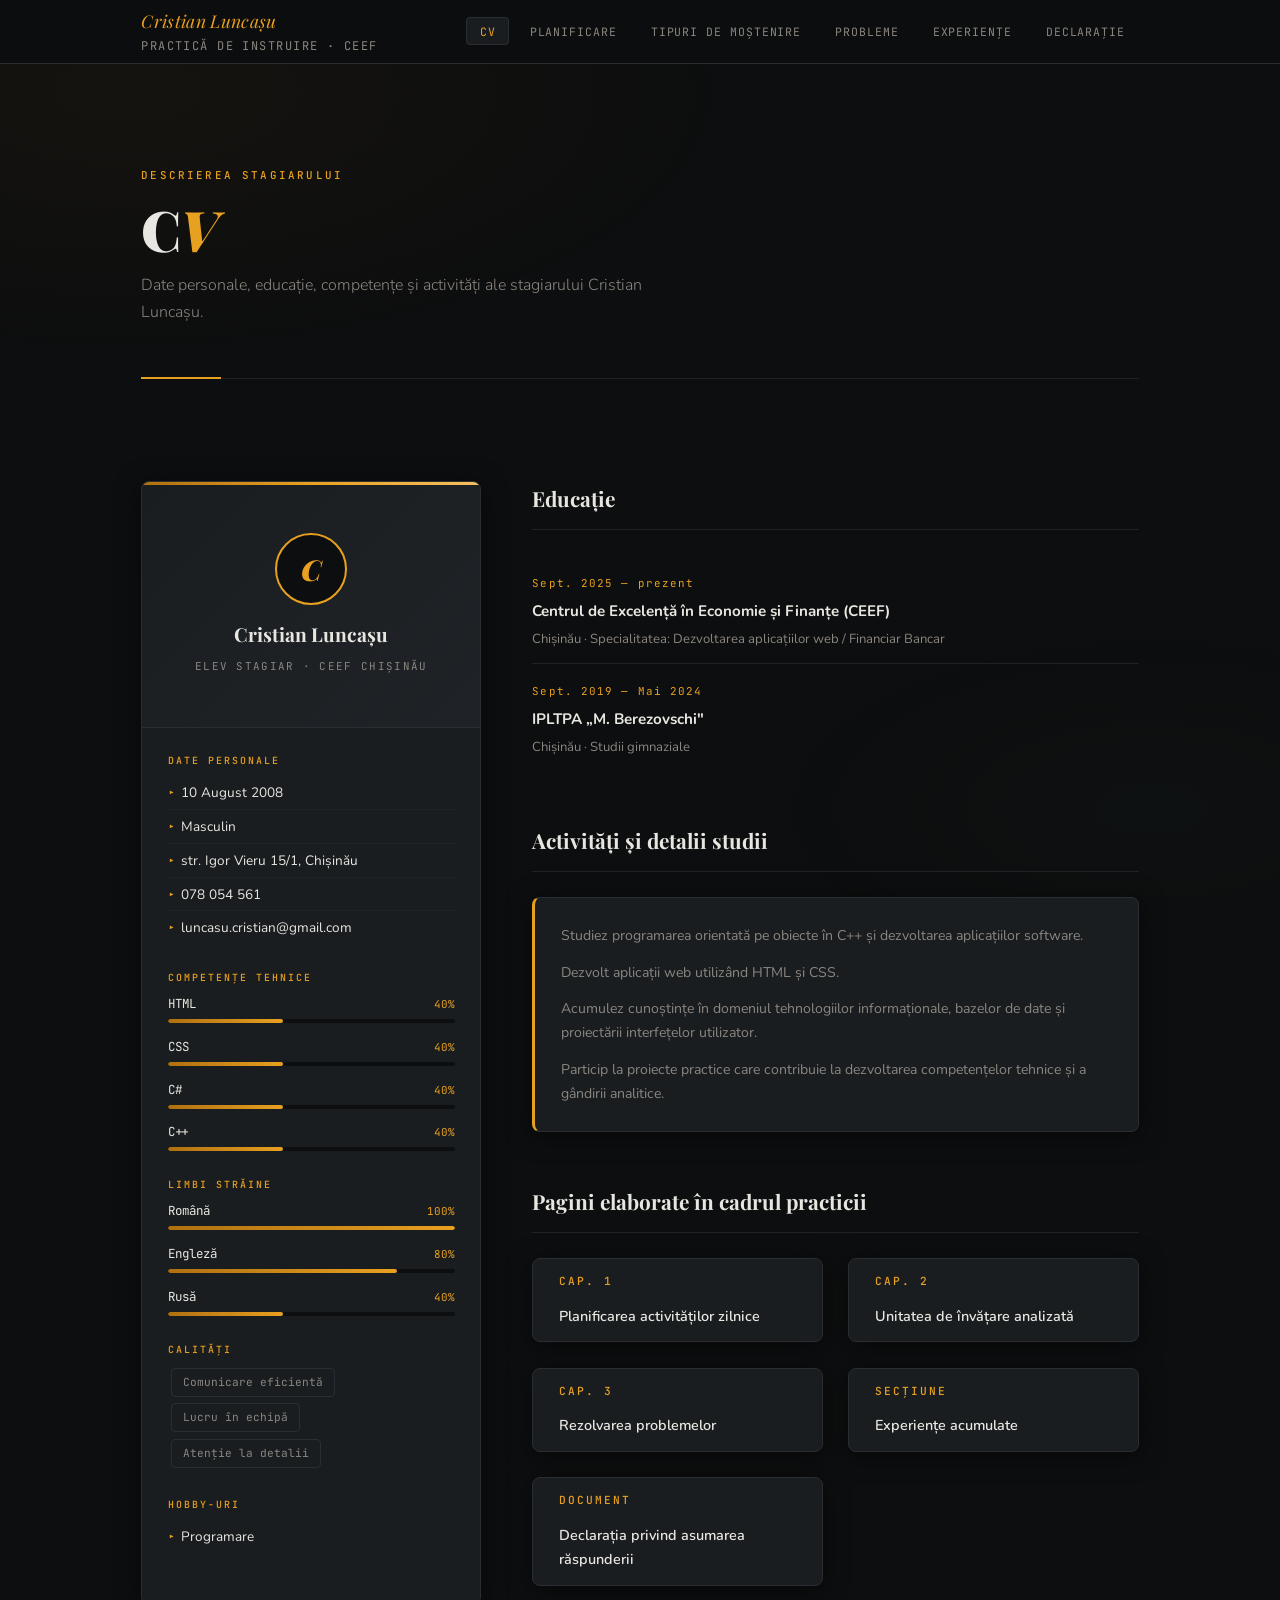
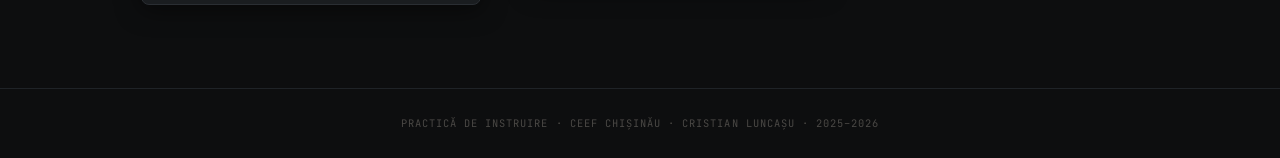
<file: index.html>
<!DOCTYPE html>
<html lang="ro">
<head>
    <meta charset="UTF-8">
    <meta name="viewport" content="width=device-width, initial-scale=1.0">
    <title>CV — Cristian Luncașu | Practică de Instruire</title>
    <link rel="stylesheet" href="style.css">
</head>
<body>

    <nav class="bara-nav">
        <div class="bara-nav-interior">
            <a href="index.html" class="logo-nav">
                Cristian Luncașu
                <span>Practică de Instruire · CEEF</span>
            </a>
            <ul class="meniu-nav">
                <li><a href="index.html" class="activ">CV</a></li>
                <li><a href="planificare_ex.html">Planificare</a></li>
                <li><a href="tipuridemostenire.html">Tipuri de moștenire</a></li>
                <li><a href="probleme_practica.html">Probleme</a></li>
                <li><a href="experiente_acumulate.html">Experiențe</a></li>
                <li><a href="declaratie.html">Declarație</a></li>
            </ul>
        </div>
    </nav>

    <main class="container-principal">

        <header class="antet-pagina">
            <span class="eticheta-capitol">Descrierea Stagiarului</span>
            <h1 class="titlu-pagina">C<em>V</em></h1>
            <p class="subtitlu-pagina">Date personale, educație, competențe și activități ale stagiarului Cristian Luncașu.</p>
        </header>

        <div class="grila-asimetrica">

            <aside class="panou-profil">
                <div class="antet-profil">
                    <div class="avatar-initiala">C</div>
                    <p class="nume-profil">Cristian Luncașu</p>
                    <p class="rol-profil">Elev stagiar · CEEF Chișinău</p>
                </div>

                <div class="corp-profil">

                    <div class="grupa-profil">
                        <span class="eticheta-profil">Date personale</span>
                        <div class="linie-profil">
                            <span class="simbol-linie">▸</span>
                            <span>10 August 2008</span>
                        </div>
                        <div class="linie-profil">
                            <span class="simbol-linie">▸</span>
                            <span>Masculin</span>
                        </div>
                        <div class="linie-profil">
                            <span class="simbol-linie">▸</span>
                            <span>str. Igor Vieru 15/1, Chișinău</span>
                        </div>
                        <div class="linie-profil">
                            <span class="simbol-linie">▸</span>
                            <span>078 054 561</span>
                        </div>
                        <div class="linie-profil">
                            <span class="simbol-linie">▸</span>
                            <span>luncasu.cristian@gmail.com</span>
                        </div>
                    </div>

                    <div class="grupa-profil">
                        <span class="eticheta-profil">Competențe tehnice</span>
                        <div class="bara-competenta">
                            <div class="bara-competenta-antet">
                                <span class="bara-competenta-nume">HTML</span>
                                <span class="bara-competenta-procent">40%</span>
                            </div>
                            <div class="bara-competenta-fundal">
                                <div class="bara-competenta-umplere" style="width: 40%"></div>
                            </div>
                        </div>
                        <div class="bara-competenta">
                            <div class="bara-competenta-antet">
                                <span class="bara-competenta-nume">CSS</span>
                                <span class="bara-competenta-procent">40%</span>
                            </div>
                            <div class="bara-competenta-fundal">
                                <div class="bara-competenta-umplere" style="width: 40%"></div>
                            </div>
                        </div>
                        <div class="bara-competenta">
                            <div class="bara-competenta-antet">
                                <span class="bara-competenta-nume">C#</span>
                                <span class="bara-competenta-procent">40%</span>
                            </div>
                            <div class="bara-competenta-fundal">
                                <div class="bara-competenta-umplere" style="width: 40%"></div>
                            </div>
                        </div>
                        <div class="bara-competenta">
                            <div class="bara-competenta-antet">
                                <span class="bara-competenta-nume">C++</span>
                                <span class="bara-competenta-procent">40%</span>
                            </div>
                            <div class="bara-competenta-fundal">
                                <div class="bara-competenta-umplere" style="width: 40%"></div>
                            </div>
                        </div>
                    </div>

                    <div class="grupa-profil">
                        <span class="eticheta-profil">Limbi străine</span>
                        <div class="bara-competenta">
                            <div class="bara-competenta-antet">
                                <span class="bara-competenta-nume">Română</span>
                                <span class="bara-competenta-procent">100%</span>
                            </div>
                            <div class="bara-competenta-fundal">
                                <div class="bara-competenta-umplere" style="width: 100%"></div>
                            </div>
                        </div>
                        <div class="bara-competenta">
                            <div class="bara-competenta-antet">
                                <span class="bara-competenta-nume">Engleză</span>
                                <span class="bara-competenta-procent">80%</span>
                            </div>
                            <div class="bara-competenta-fundal">
                                <div class="bara-competenta-umplere" style="width: 80%"></div>
                            </div>
                        </div>
                        <div class="bara-competenta">
                            <div class="bara-competenta-antet">
                                <span class="bara-competenta-nume">Rusă</span>
                                <span class="bara-competenta-procent">40%</span>
                            </div>
                            <div class="bara-competenta-fundal">
                                <div class="bara-competenta-umplere" style="width: 40%"></div>
                            </div>
                        </div>
                    </div>

                    <div class="grupa-profil">
                        <span class="eticheta-profil">Calități</span>
                        <div>
                            <span class="eticheta-calitate">Comunicare eficientă</span>
                            <span class="eticheta-calitate">Lucru în echipă</span>
                            <span class="eticheta-calitate">Atenție la detalii</span>
                        </div>
                    </div>

                    <div class="grupa-profil">
                        <span class="eticheta-profil">Hobby-uri</span>
                        <div class="linie-profil">
                            <span class="simbol-linie">▸</span>
                            <span>Programare</span>
                        </div>
                    </div>

                </div>
            </aside>

            <div>

                <section class="sectiune-cv">
                    <h2 class="titlu-sectiune">Educație</h2>

                    <div class="intrare-educatie">
                        <span class="intrare-educatie-perioada">Sept. 2025 — prezent</span>
                        <p class="intrare-educatie-titlu">Centrul de Excelență în Economie și Finanțe (CEEF)</p>
                        <p class="intrare-educatie-detaliu">Chișinău · Specialitatea: Dezvoltarea aplicațiilor web / Financiar Bancar</p>
                    </div>

                    <div class="intrare-educatie">
                        <span class="intrare-educatie-perioada">Sept. 2019 — Mai 2024</span>
                        <p class="intrare-educatie-titlu">IPLTPA „M. Berezovschi"</p>
                        <p class="intrare-educatie-detaliu">Chișinău · Studii gimnaziale</p>
                    </div>
                </section>

                <section class="sectiune-cv">
                    <h2 class="titlu-sectiune">Activități și detalii studii</h2>
                    <div class="card card-accent">
                        <p class="text-secundar spatiu-jos-sm">Studiez programarea orientată pe obiecte în C++ și dezvoltarea aplicațiilor software.</p>
                        <p class="text-secundar spatiu-jos-sm">Dezvolt aplicații web utilizând HTML și CSS.</p>
                        <p class="text-secundar spatiu-jos-sm">Acumulez cunoștințe în domeniul tehnologiilor informaționale, bazelor de date și proiectării interfețelor utilizator.</p>
                        <p class="text-secundar">Particip la proiecte practice care contribuie la dezvoltarea competențelor tehnice și a gândirii analitice.</p>
                    </div>
                </section>

                <section class="sectiune-cv">
                    <h2 class="titlu-sectiune">Pagini elaborate în cadrul practicii</h2>
                    <div class="grila-doi">
                        <a href="planificare.html" class="card card-subtire" style="text-decoration:none; display:block; transition: border-color var(--tranzitie);">
                            <span class="titlu-sectiune-mic">Cap. 1</span>
                            <p style="font-size:0.9rem; color:var(--culoare-text-principal); font-weight:600;">Planificarea activităților zilnice</p>
                        </a>
                        <a href="unitate.html" class="card card-subtire" style="text-decoration:none; display:block;">
                            <span class="titlu-sectiune-mic">Cap. 2</span>
                            <p style="font-size:0.9rem; color:var(--culoare-text-principal); font-weight:600;">Unitatea de învățare analizată</p>
                        </a>
                        <a href="probleme.html" class="card card-subtire" style="text-decoration:none; display:block;">
                            <span class="titlu-sectiune-mic">Cap. 3</span>
                            <p style="font-size:0.9rem; color:var(--culoare-text-principal); font-weight:600;">Rezolvarea problemelor</p>
                        </a>
                        <a href="experiente.html" class="card card-subtire" style="text-decoration:none; display:block;">
                            <span class="titlu-sectiune-mic">Secțiune</span>
                            <p style="font-size:0.9rem; color:var(--culoare-text-principal); font-weight:600;">Experiențe acumulate</p>
                        </a>
                        <a href="declaratie.html" class="card card-subtire" style="text-decoration:none; display:block;">
                            <span class="titlu-sectiune-mic">Document</span>
                            <p style="font-size:0.9rem; color:var(--culoare-text-principal); font-weight:600;">Declarația privind asumarea răspunderii</p>
                        </a>
                    </div>
                </section>

            </div>
        </div>

    </main>

    <footer class="subsol">
        Practică de Instruire · CEEF Chișinău · Cristian Luncașu · 2025–2026
    </footer>

</body>
</html>
</file>
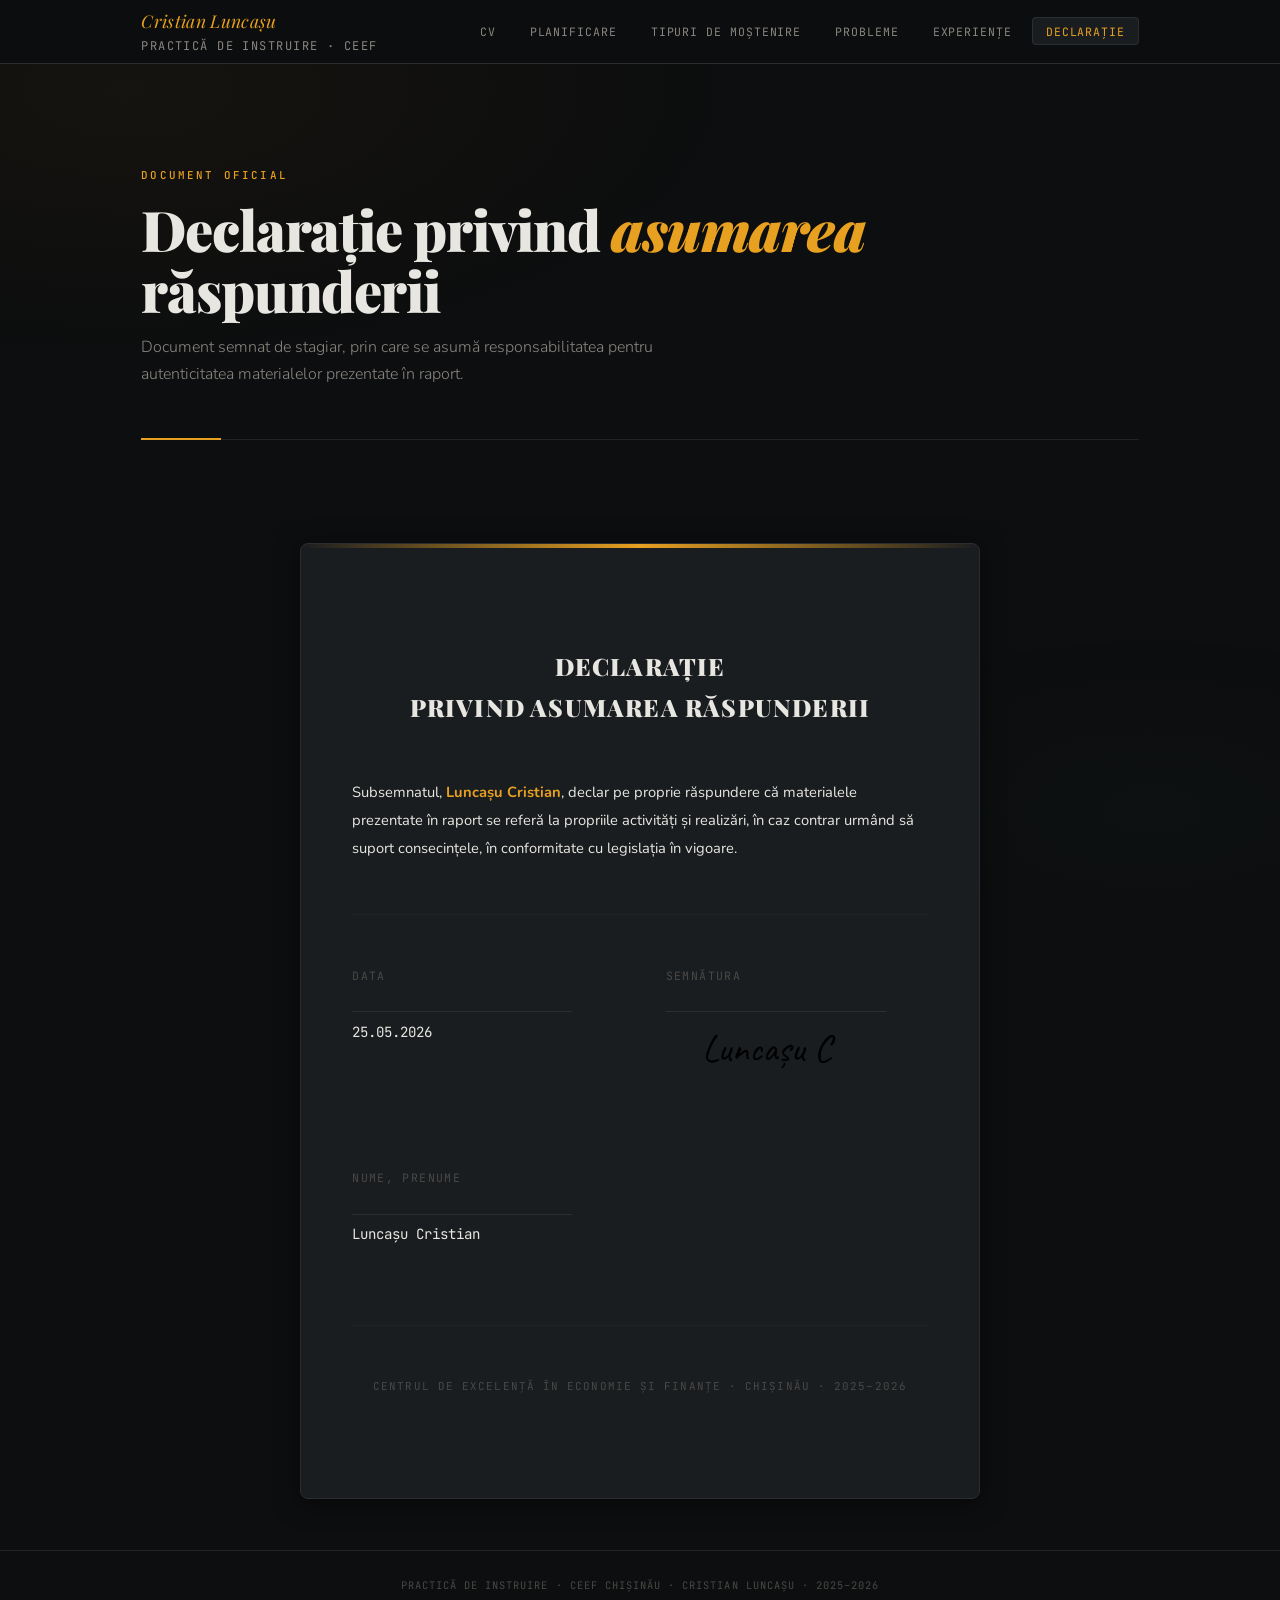
<file: declaratie.html>
<!DOCTYPE html>
<html lang="ro">
<head>
    <meta charset="UTF-8">
    <meta name="viewport" content="width=device-width, initial-scale=1.0">
    <title>Declarația privind Asumarea Răspunderii | Practică de Instruire</title>
    <link rel="stylesheet" href="style.css">
</head>
<body>

    <nav class="bara-nav">
        <div class="bara-nav-interior">
            <a href="index.html" class="logo-nav">
                Cristian Luncașu
                <span>Practică de Instruire · CEEF</span>
            </a>
            <ul class="meniu-nav">
                <li><a href="index.html">CV</a></li>
                <li><a href="planificare_ex.html">Planificare</a></li>
                <li><a href="tipuridemostenire.html">Tipuri de moștenire</a></li>
                <li><a href="probleme_practica.html">Probleme</a></li>
                <li><a href="experiente_acumulate.html">Experiențe</a></li>
                <li><a href="declaratie.html" class="activ">Declarație</a></li>
            </ul>
        </div>
    </nav>

    <main class="container-principal">

        <header class="antet-pagina">
            <span class="eticheta-capitol">Document oficial</span>
            <h1 class="titlu-pagina">Declarație privind <em>asumarea</em> răspunderii</h1>
            <p class="subtitlu-pagina">Document semnat de stagiar, prin care se asumă responsabilitatea pentru autenticitatea materialelor prezentate în raport.</p>
        </header>

        <div class="caseta-declaratie">
            <div class="document-formal">

                <h2 class="titlu-document">DECLARAȚIE<br>PRIVIND ASUMAREA RĂSPUNDERII</h2>

                <p class="corp-document">
                    Subsemnatul, <strong style="color:var(--culoare-accent);">Luncașu Cristian</strong>, declar pe proprie răspundere că materialele prezentate în raport se referă la propriile activități și realizări, în caz contrar urmând să suport consecințele, în conformitate cu legislația în vigoare.
                </p>

                <hr class="separator">

                <div style="display: grid; grid-template-columns: 1fr 1fr; gap: var(--spatiu-lg);">

                    <div class="grup-semnatura">
                        <span class="eticheta-semnatura">Data</span>
                        <div class="linie-semnatura"></div>
                        <span class="valoare-semnatura">25.05.2026</span>
                    </div>

                    <div class="grup-semnatura">
                        <span class="eticheta-semnatura">Semnătura</span>
                        <div class="linie-semnatura"></div>
                        <span class="valoare-semnatura"><img src="signature.png" alt="Semnătură" class="semnatura"></span>
                    </div>

                    <div class="grup-semnatura">
                        <span class="eticheta-semnatura">Nume, Prenume</span>
                        <div class="linie-semnatura"></div>
                        <span class="valoare-semnatura">Luncașu Cristian</span>
                    </div>

                </div>

                <hr class="separator">

                <p style="font-family: var(--font-cod); font-size: 0.68rem; color: var(--culoare-text-muted); text-align: center; letter-spacing: 0.1em;">
                    CENTRUL DE EXCELENȚĂ ÎN ECONOMIE ȘI FINANȚE · CHIȘINĂU · 2025–2026
                </p>

            </div>
        </div>

    </main>

    <footer class="subsol">
        Practică de Instruire · CEEF Chișinău · Cristian Luncașu · 2025–2026
    </footer>

</body>
</html>
</file>
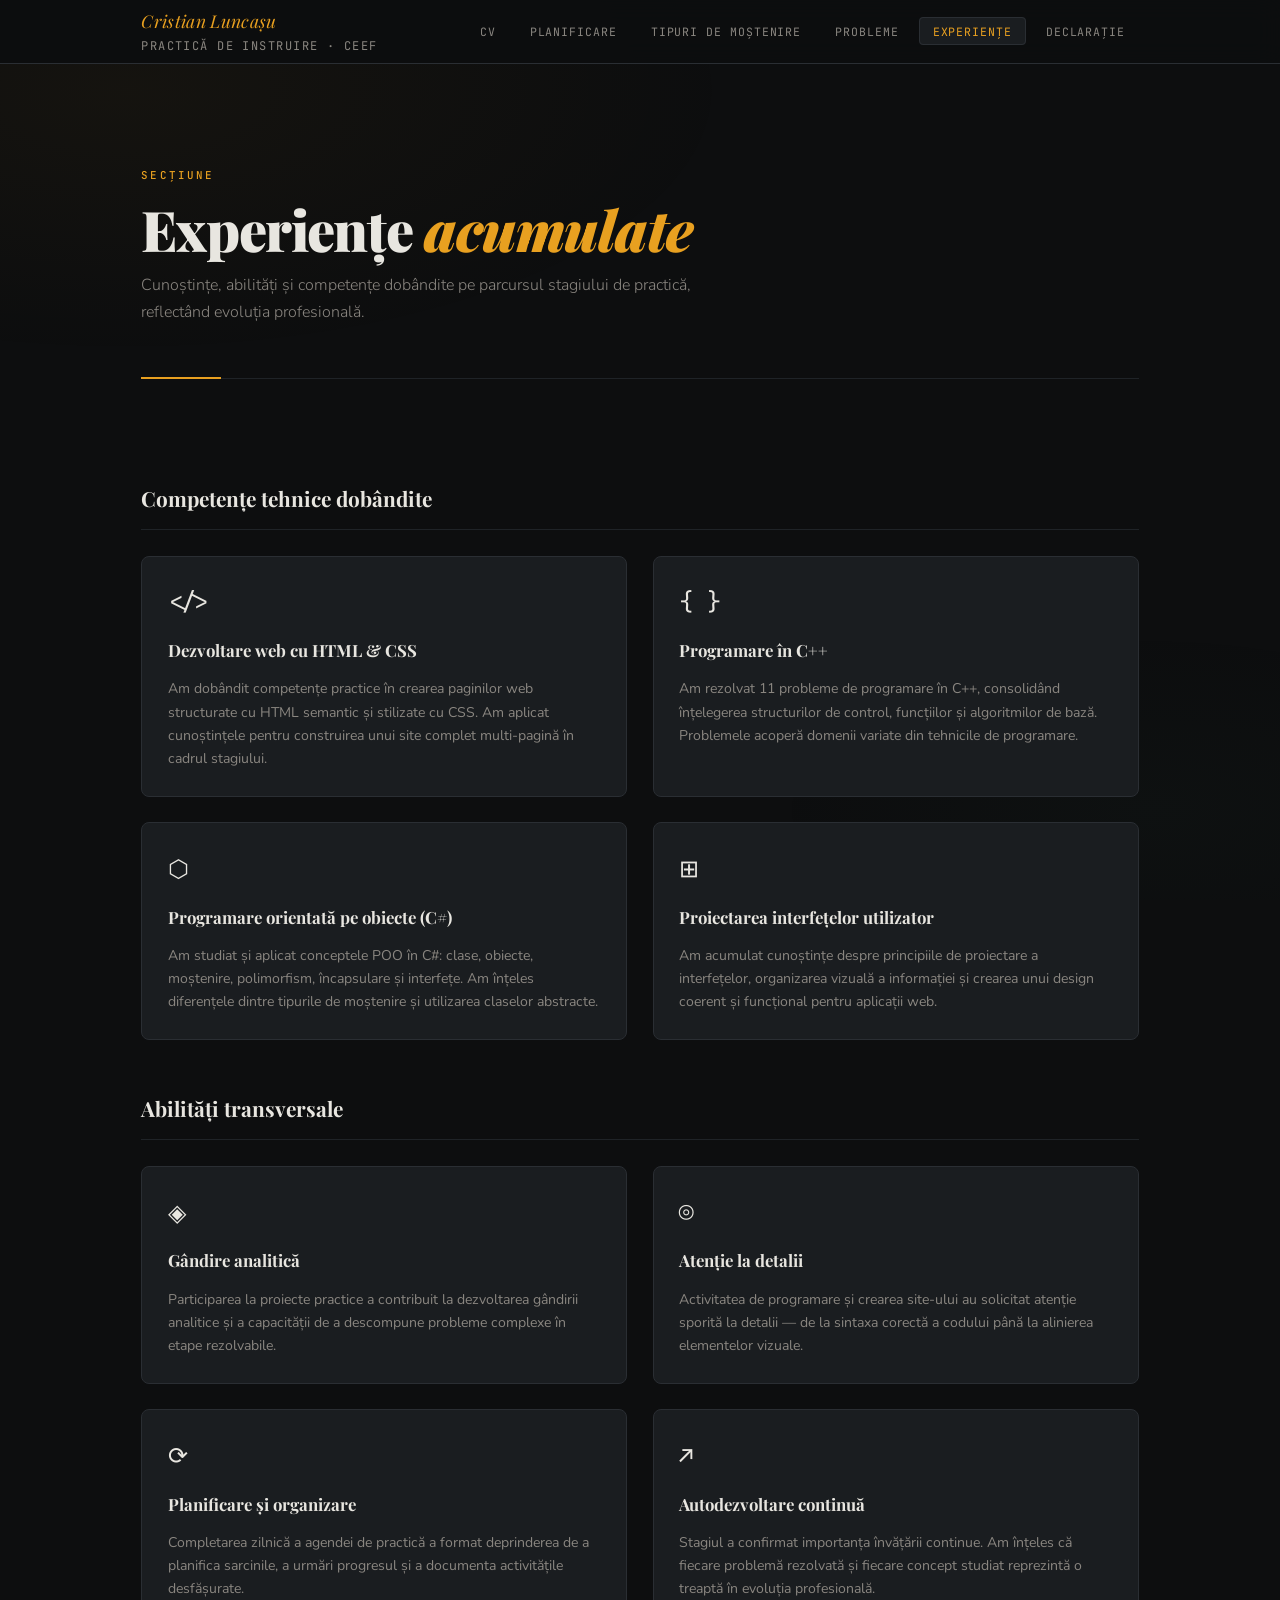
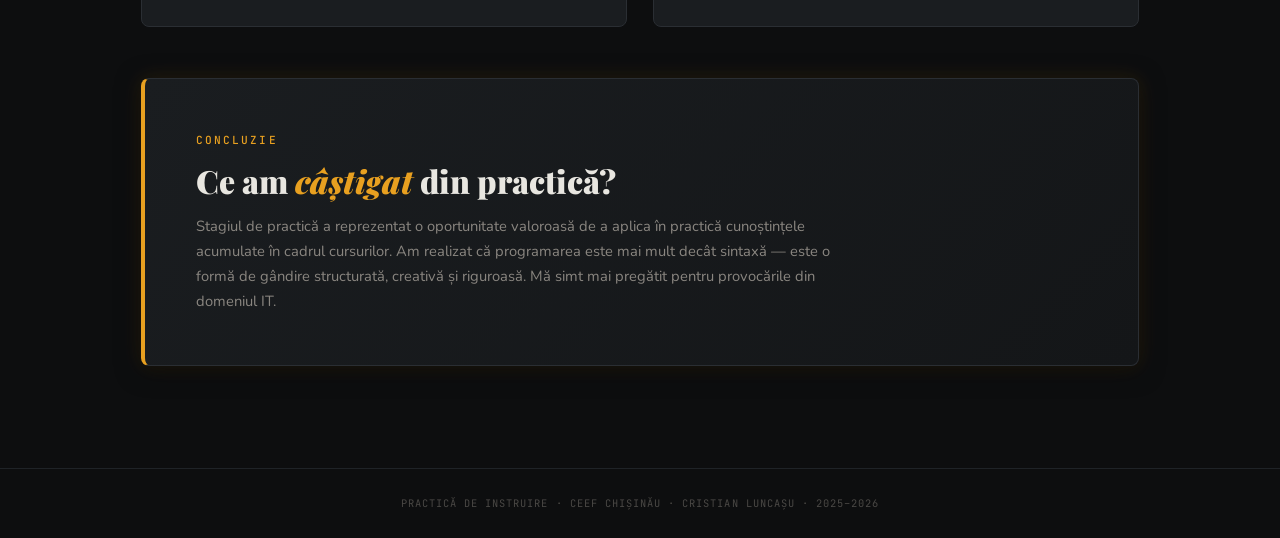
<file: experiente_acumulate.html>
<!DOCTYPE html>
<html lang="ro">
<head>
    <meta charset="UTF-8">
    <meta name="viewport" content="width=device-width, initial-scale=1.0">
    <title>Experiențe Acumulate | Practică de Instruire</title>
    <link rel="stylesheet" href="style.css">
</head>
<body>

    <nav class="bara-nav">
        <div class="bara-nav-interior">
            <a href="index.html" class="logo-nav">
                Cristian Luncașu
                <span>Practică de Instruire · CEEF</span>
            </a>
            <ul class="meniu-nav">
                <li><a href="index.html">CV</a></li>
                <li><a href="planificare_ex.html">Planificare</a></li>
                <li><a href="tipuridemostenire.html">Tipuri de moștenire</a></li>
                <li><a href="probleme_practica.html">Probleme</a></li>
                <li><a href="experiente_acumulate.html" class="activ">Experiențe</a></li>
                <li><a href="declaratie.html">Declarație</a></li>
            </ul>
        </div>
    </nav>

    <main class="container-principal">

        <header class="antet-pagina">
            <span class="eticheta-capitol">Secțiune</span>
            <h1 class="titlu-pagina">Experiențe <em>acumulate</em></h1>
            <p class="subtitlu-pagina">Cunoștințe, abilități și competențe dobândite pe parcursul stagiului de practică, reflectând evoluția profesională.</p>
        </header>

        <section class="sectiune-cv spatiu-jos-lg">
            <h2 class="titlu-sectiune">Competențe tehnice dobândite</h2>
            <div class="grila-experiente">

                <div class="card-experienta">
                    <span class="icona-experienta">&lt;/&gt;</span>
                    <h3 class="titlu-experienta">Dezvoltare web cu HTML &amp; CSS</h3>
                    <p class="text-experienta">Am dobândit competențe practice în crearea paginilor web structurate cu HTML semantic și stilizate cu CSS. Am aplicat cunoștințele pentru construirea unui site complet multi-pagină în cadrul stagiului.</p>
                </div>

                <div class="card-experienta">
                    <span class="icona-experienta">{ }</span>
                    <h3 class="titlu-experienta">Programare în C++</h3>
                    <p class="text-experienta">Am rezolvat 11 probleme de programare în C++, consolidând înțelegerea structurilor de control, funcțiilor și algoritmilor de bază. Problemele acoperă domenii variate din tehnicile de programare.</p>
                </div>

                <div class="card-experienta">
                    <span class="icona-experienta">⬡</span>
                    <h3 class="titlu-experienta">Programare orientată pe obiecte (C#)</h3>
                    <p class="text-experienta">Am studiat și aplicat conceptele POO în C#: clase, obiecte, moștenire, polimorfism, încapsulare și interfețe. Am înțeles diferențele dintre tipurile de moștenire și utilizarea claselor abstracte.</p>
                </div>

                <div class="card-experienta">
                    <span class="icona-experienta">⊞</span>
                    <h3 class="titlu-experienta">Proiectarea interfețelor utilizator</h3>
                    <p class="text-experienta">Am acumulat cunoștințe despre principiile de proiectare a interfețelor, organizarea vizuală a informației și crearea unui design coerent și funcțional pentru aplicații web.</p>
                </div>

            </div>
        </section>

        <section class="sectiune-cv spatiu-jos-lg">
            <h2 class="titlu-sectiune">Abilități transversale</h2>
            <div class="grila-experiente">

                <div class="card-experienta">
                    <span class="icona-experienta">◈</span>
                    <h3 class="titlu-experienta">Gândire analitică</h3>
                    <p class="text-experienta">Participarea la proiecte practice a contribuit la dezvoltarea gândirii analitice și a capacității de a descompune probleme complexe în etape rezolvabile.</p>
                </div>

                <div class="card-experienta">
                    <span class="icona-experienta">◎</span>
                    <h3 class="titlu-experienta">Atenție la detalii</h3>
                    <p class="text-experienta">Activitatea de programare și crearea site-ului au solicitat atenție sporită la detalii — de la sintaxa corectă a codului până la alinierea elementelor vizuale.</p>
                </div>

                <div class="card-experienta">
                    <span class="icona-experienta">⟳</span>
                    <h3 class="titlu-experienta">Planificare și organizare</h3>
                    <p class="text-experienta">Completarea zilnică a agendei de practică a format deprinderea de a planifica sarcinile, a urmări progresul și a documenta activitățile desfășurate.</p>
                </div>

                <div class="card-experienta">
                    <span class="icona-experienta">↗</span>
                    <h3 class="titlu-experienta">Autodezvoltare continuă</h3>
                    <p class="text-experienta">Stagiul a confirmat importanța învățării continue. Am înțeles că fiecare problemă rezolvată și fiecare concept studiat reprezintă o treaptă în evoluția profesională.</p>
                </div>

            </div>
        </section>

        <!-- Rezumat -->
        <div class="caseta-tema">
            <span class="titlu-sectiune-mic">Concluzie</span>
            <h2 class="titlu-tema">Ce am <em>câștigat</em> din practică?</h2>
            <p class="descriere-tema">Stagiul de practică a reprezentat o oportunitate valoroasă de a aplica în practică cunoștințele acumulate în cadrul cursurilor. Am realizat că programarea este mai mult decât sintaxă — este o formă de gândire structurată, creativă și riguroasă. Mă simt mai pregătit pentru provocările din domeniul IT.</p>
        </div>

    </main>

    <footer class="subsol">
        Practică de Instruire · CEEF Chișinău · Cristian Luncașu · 2025–2026
    </footer>

</body>
</html>
</file>
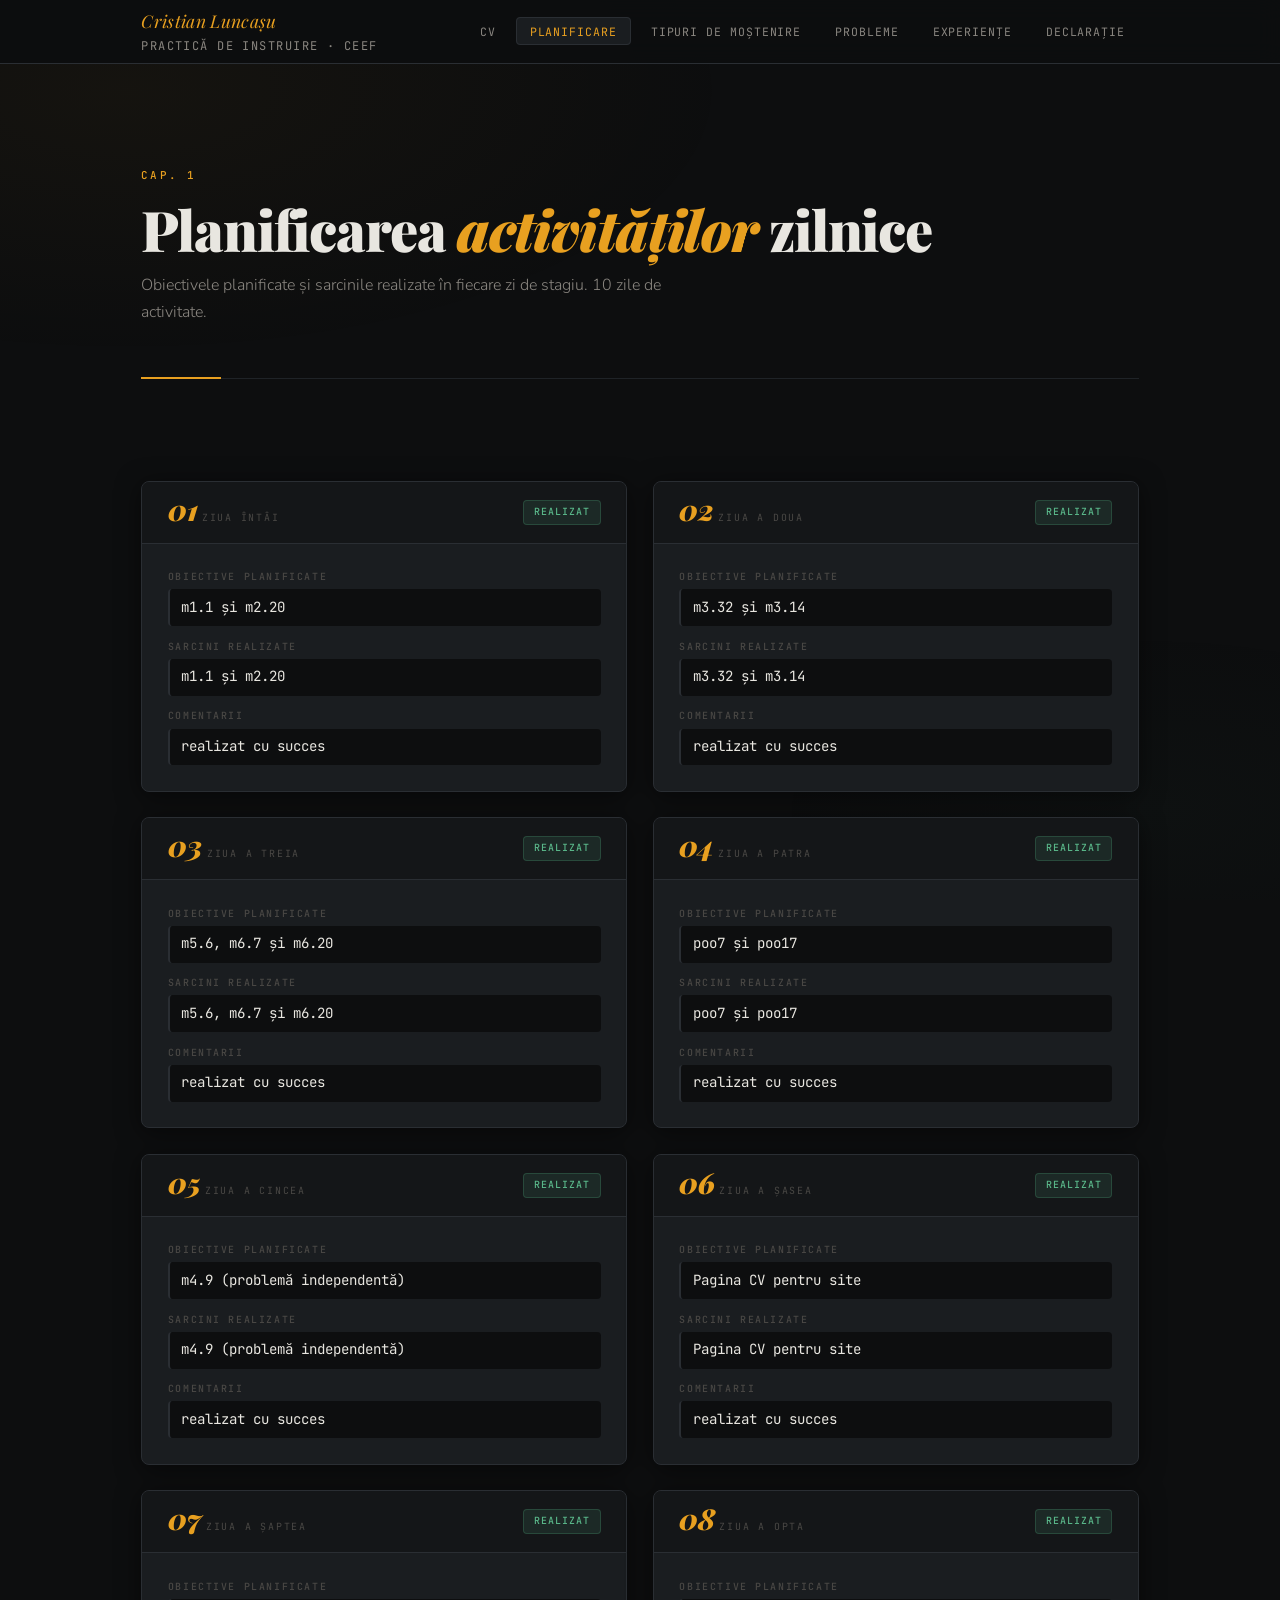
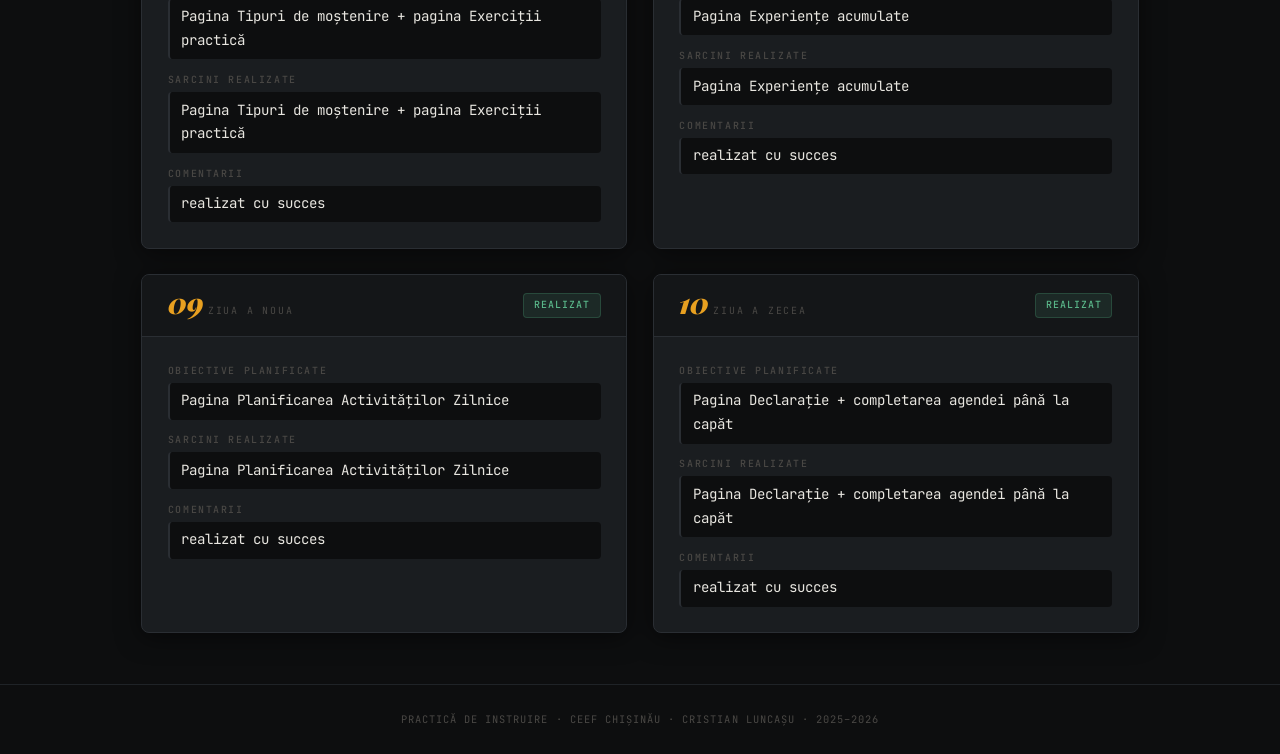
<file: planificare_ex.html>
<!DOCTYPE html>
<html lang="ro">
<head>
    <meta charset="UTF-8">
    <meta name="viewport" content="width=device-width, initial-scale=1.0">
    <title>Planificarea Activităților Zilnice | Practică de Instruire</title>
    <link rel="stylesheet" href="style.css">
</head>
<body>

    <nav class="bara-nav">
        <div class="bara-nav-interior">
            <a href="index.html" class="logo-nav">
                Cristian Luncașu
                <span>Practică de Instruire · CEEF</span>
            </a>
            <ul class="meniu-nav">
                <li><a href="index.html">CV</a></li>
                <li><a href="planificare_ex.html" class="activ">Planificare</a></li>
                <li><a href="tipuridemostenire.html">Tipuri de moștenire</a></li>
                <li><a href="probleme_practica.html">Probleme</a></li>
                <li><a href="experiente_acumulate.html">Experiențe</a></li>
                <li><a href="declaratie.html">Declarație</a></li>
            </ul>
        </div>
    </nav>

    <main class="container-principal">

        <header class="antet-pagina">
            <span class="eticheta-capitol">Cap. 1</span>
            <h1 class="titlu-pagina">Planificarea <em>activităților</em> zilnice</h1>
            <p class="subtitlu-pagina">Obiectivele planificate și sarcinile realizate în fiecare zi de stagiu. 10 zile de activitate.</p>
        </header>

        <div class="grila-zile">

            <div class="card-zi">
                <div class="card-zi-antet">
                    <div>
                        <span class="numar-zi">01</span>
                        <span class="eticheta-zi">Ziua întâi</span>
                    </div>
                    <span class="insigna-status">Realizat</span>
                </div>
                <div class="card-zi-corp">
                    <div class="rand-zi">
                        <span class="eticheta-rand">Obiective planificate</span>
                        <p class="continut-rand">m1.1 și m2.20</p>
                    </div>
                    <div class="rand-zi">
                        <span class="eticheta-rand">Sarcini realizate</span>
                        <p class="continut-rand">m1.1 și m2.20</p>
                    </div>
                    <div class="rand-zi">
                        <span class="eticheta-rand">Comentarii</span>
                        <p class="continut-rand">realizat cu succes</p>
                    </div>
                </div>
            </div>

            <div class="card-zi">
                <div class="card-zi-antet">
                    <div>
                        <span class="numar-zi">02</span>
                        <span class="eticheta-zi">Ziua a doua</span>
                    </div>
                    <span class="insigna-status">Realizat</span>
                </div>
                <div class="card-zi-corp">
                    <div class="rand-zi">
                        <span class="eticheta-rand">Obiective planificate</span>
                        <p class="continut-rand">m3.32 și m3.14</p>
                    </div>
                    <div class="rand-zi">
                        <span class="eticheta-rand">Sarcini realizate</span>
                        <p class="continut-rand">m3.32 și m3.14</p>
                    </div>
                    <div class="rand-zi">
                        <span class="eticheta-rand">Comentarii</span>
                        <p class="continut-rand">realizat cu succes</p>
                    </div>
                </div>
            </div>

            <div class="card-zi">
                <div class="card-zi-antet">
                    <div>
                        <span class="numar-zi">03</span>
                        <span class="eticheta-zi">Ziua a treia</span>
                    </div>
                    <span class="insigna-status">Realizat</span>
                </div>
                <div class="card-zi-corp">
                    <div class="rand-zi">
                        <span class="eticheta-rand">Obiective planificate</span>
                        <p class="continut-rand">m5.6, m6.7 și m6.20</p>
                    </div>
                    <div class="rand-zi">
                        <span class="eticheta-rand">Sarcini realizate</span>
                        <p class="continut-rand">m5.6, m6.7 și m6.20</p>
                    </div>
                    <div class="rand-zi">
                        <span class="eticheta-rand">Comentarii</span>
                        <p class="continut-rand">realizat cu succes</p>
                    </div>
                </div>
            </div>

            <div class="card-zi">
                <div class="card-zi-antet">
                    <div>
                        <span class="numar-zi">04</span>
                        <span class="eticheta-zi">Ziua a patra</span>
                    </div>
                    <span class="insigna-status">Realizat</span>
                </div>
                <div class="card-zi-corp">
                    <div class="rand-zi">
                        <span class="eticheta-rand">Obiective planificate</span>
                        <p class="continut-rand">poo7 și poo17</p>
                    </div>
                    <div class="rand-zi">
                        <span class="eticheta-rand">Sarcini realizate</span>
                        <p class="continut-rand">poo7 și poo17</p>
                    </div>
                    <div class="rand-zi">
                        <span class="eticheta-rand">Comentarii</span>
                        <p class="continut-rand">realizat cu succes</p>
                    </div>
                </div>
            </div>

            <div class="card-zi">
                <div class="card-zi-antet">
                    <div>
                        <span class="numar-zi">05</span>
                        <span class="eticheta-zi">Ziua a cincea</span>
                    </div>
                    <span class="insigna-status">Realizat</span>
                </div>
                <div class="card-zi-corp">
                    <div class="rand-zi">
                        <span class="eticheta-rand">Obiective planificate</span>
                        <p class="continut-rand">m4.9 (problemă independentă)</p>
                    </div>
                    <div class="rand-zi">
                        <span class="eticheta-rand">Sarcini realizate</span>
                        <p class="continut-rand">m4.9 (problemă independentă)</p>
                    </div>
                    <div class="rand-zi">
                        <span class="eticheta-rand">Comentarii</span>
                        <p class="continut-rand">realizat cu succes</p>
                    </div>
                </div>
            </div>

            <div class="card-zi">
                <div class="card-zi-antet">
                    <div>
                        <span class="numar-zi">06</span>
                        <span class="eticheta-zi">Ziua a șasea</span>
                    </div>
                    <span class="insigna-status">Realizat</span>
                </div>
                <div class="card-zi-corp">
                    <div class="rand-zi">
                        <span class="eticheta-rand">Obiective planificate</span>
                        <p class="continut-rand">Pagina CV pentru site</p>
                    </div>
                    <div class="rand-zi">
                        <span class="eticheta-rand">Sarcini realizate</span>
                        <p class="continut-rand">Pagina CV pentru site</p>
                    </div>
                    <div class="rand-zi">
                        <span class="eticheta-rand">Comentarii</span>
                        <p class="continut-rand">realizat cu succes</p>
                    </div>
                </div>
            </div>

            <div class="card-zi">
                <div class="card-zi-antet">
                    <div>
                        <span class="numar-zi">07</span>
                        <span class="eticheta-zi">Ziua a șaptea</span>
                    </div>
                    <span class="insigna-status">Realizat</span>
                </div>
                <div class="card-zi-corp">
                    <div class="rand-zi">
                        <span class="eticheta-rand">Obiective planificate</span>
                        <p class="continut-rand">Pagina Tipuri de moștenire + pagina Exerciții practică</p>
                    </div>
                    <div class="rand-zi">
                        <span class="eticheta-rand">Sarcini realizate</span>
                        <p class="continut-rand">Pagina Tipuri de moștenire + pagina Exerciții practică</p>
                    </div>
                    <div class="rand-zi">
                        <span class="eticheta-rand">Comentarii</span>
                        <p class="continut-rand">realizat cu succes</p>
                    </div>
                </div>
            </div>

            <div class="card-zi">
                <div class="card-zi-antet">
                    <div>
                        <span class="numar-zi">08</span>
                        <span class="eticheta-zi">Ziua a opta</span>
                    </div>
                    <span class="insigna-status">Realizat</span>
                </div>
                <div class="card-zi-corp">
                    <div class="rand-zi">
                        <span class="eticheta-rand">Obiective planificate</span>
                        <p class="continut-rand">Pagina Experiențe acumulate</p>
                    </div>
                    <div class="rand-zi">
                        <span class="eticheta-rand">Sarcini realizate</span>
                        <p class="continut-rand">Pagina Experiențe acumulate</p>
                    </div>
                    <div class="rand-zi">
                        <span class="eticheta-rand">Comentarii</span>
                        <p class="continut-rand">realizat cu succes</p>
                    </div>
                </div>
            </div>

            <div class="card-zi">
                <div class="card-zi-antet">
                    <div>
                        <span class="numar-zi">09</span>
                        <span class="eticheta-zi">Ziua a noua</span>
                    </div>
                    <span class="insigna-status">Realizat</span>
                </div>
                <div class="card-zi-corp">
                    <div class="rand-zi">
                        <span class="eticheta-rand">Obiective planificate</span>
                        <p class="continut-rand">Pagina Planificarea Activităților Zilnice</p>
                    </div>
                    <div class="rand-zi">
                        <span class="eticheta-rand">Sarcini realizate</span>
                        <p class="continut-rand">Pagina Planificarea Activităților Zilnice</p>
                    </div>
                    <div class="rand-zi">
                        <span class="eticheta-rand">Comentarii</span>
                        <p class="continut-rand">realizat cu succes</p>
                    </div>
                </div>
            </div>

            <div class="card-zi">
                <div class="card-zi-antet">
                    <div>
                        <span class="numar-zi">10</span>
                        <span class="eticheta-zi">Ziua a zecea</span>
                    </div>
                    <span class="insigna-status">Realizat</span>
                </div>
                <div class="card-zi-corp">
                    <div class="rand-zi">
                        <span class="eticheta-rand">Obiective planificate</span>
                        <p class="continut-rand">Pagina Declarație + completarea agendei până la capăt</p>
                    </div>
                    <div class="rand-zi">
                        <span class="eticheta-rand">Sarcini realizate</span>
                        <p class="continut-rand">Pagina Declarație + completarea agendei până la capăt</p>
                    </div>
                    <div class="rand-zi">
                        <span class="eticheta-rand">Comentarii</span>
                        <p class="continut-rand">realizat cu succes</p>
                    </div>
                </div>
            </div>

        </div>

    </main>

    <footer class="subsol">
        Practică de Instruire · CEEF Chișinău · Cristian Luncașu · 2025–2026
    </footer>

</body>
</html>
</file>
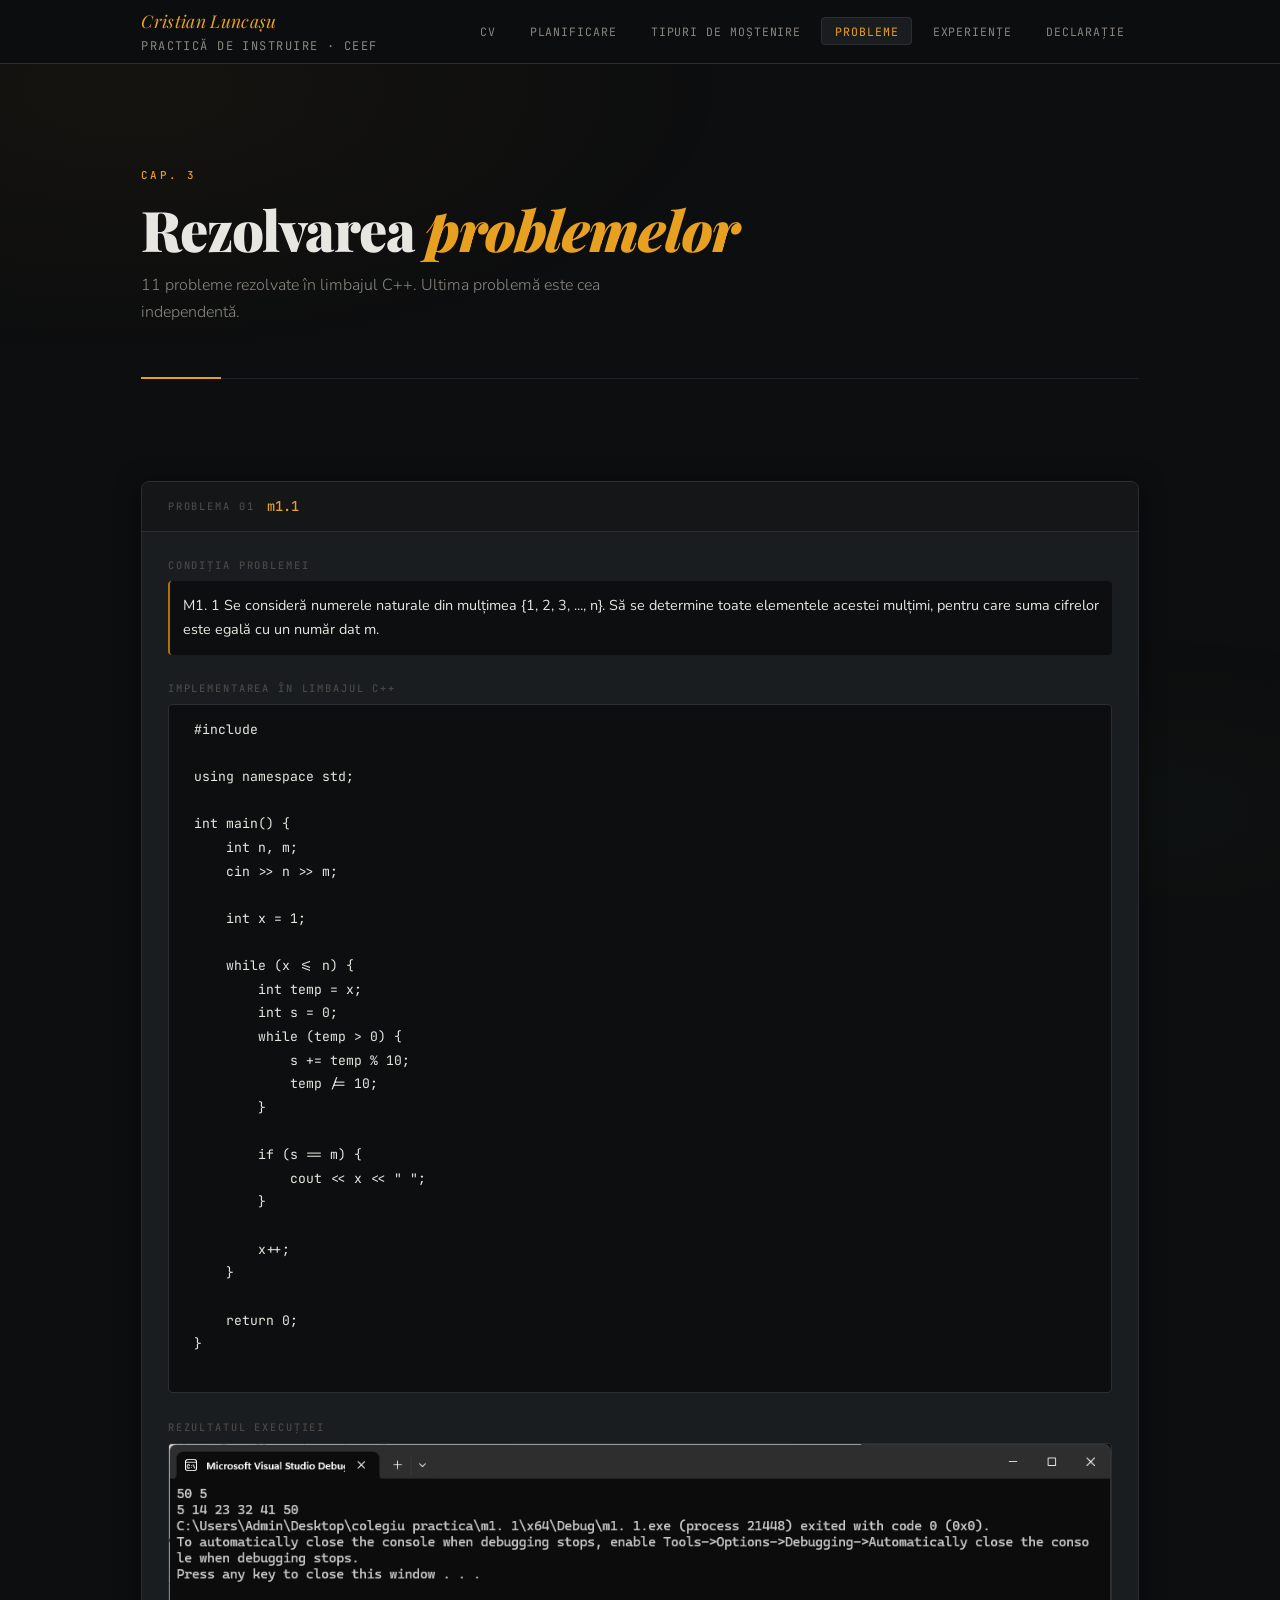
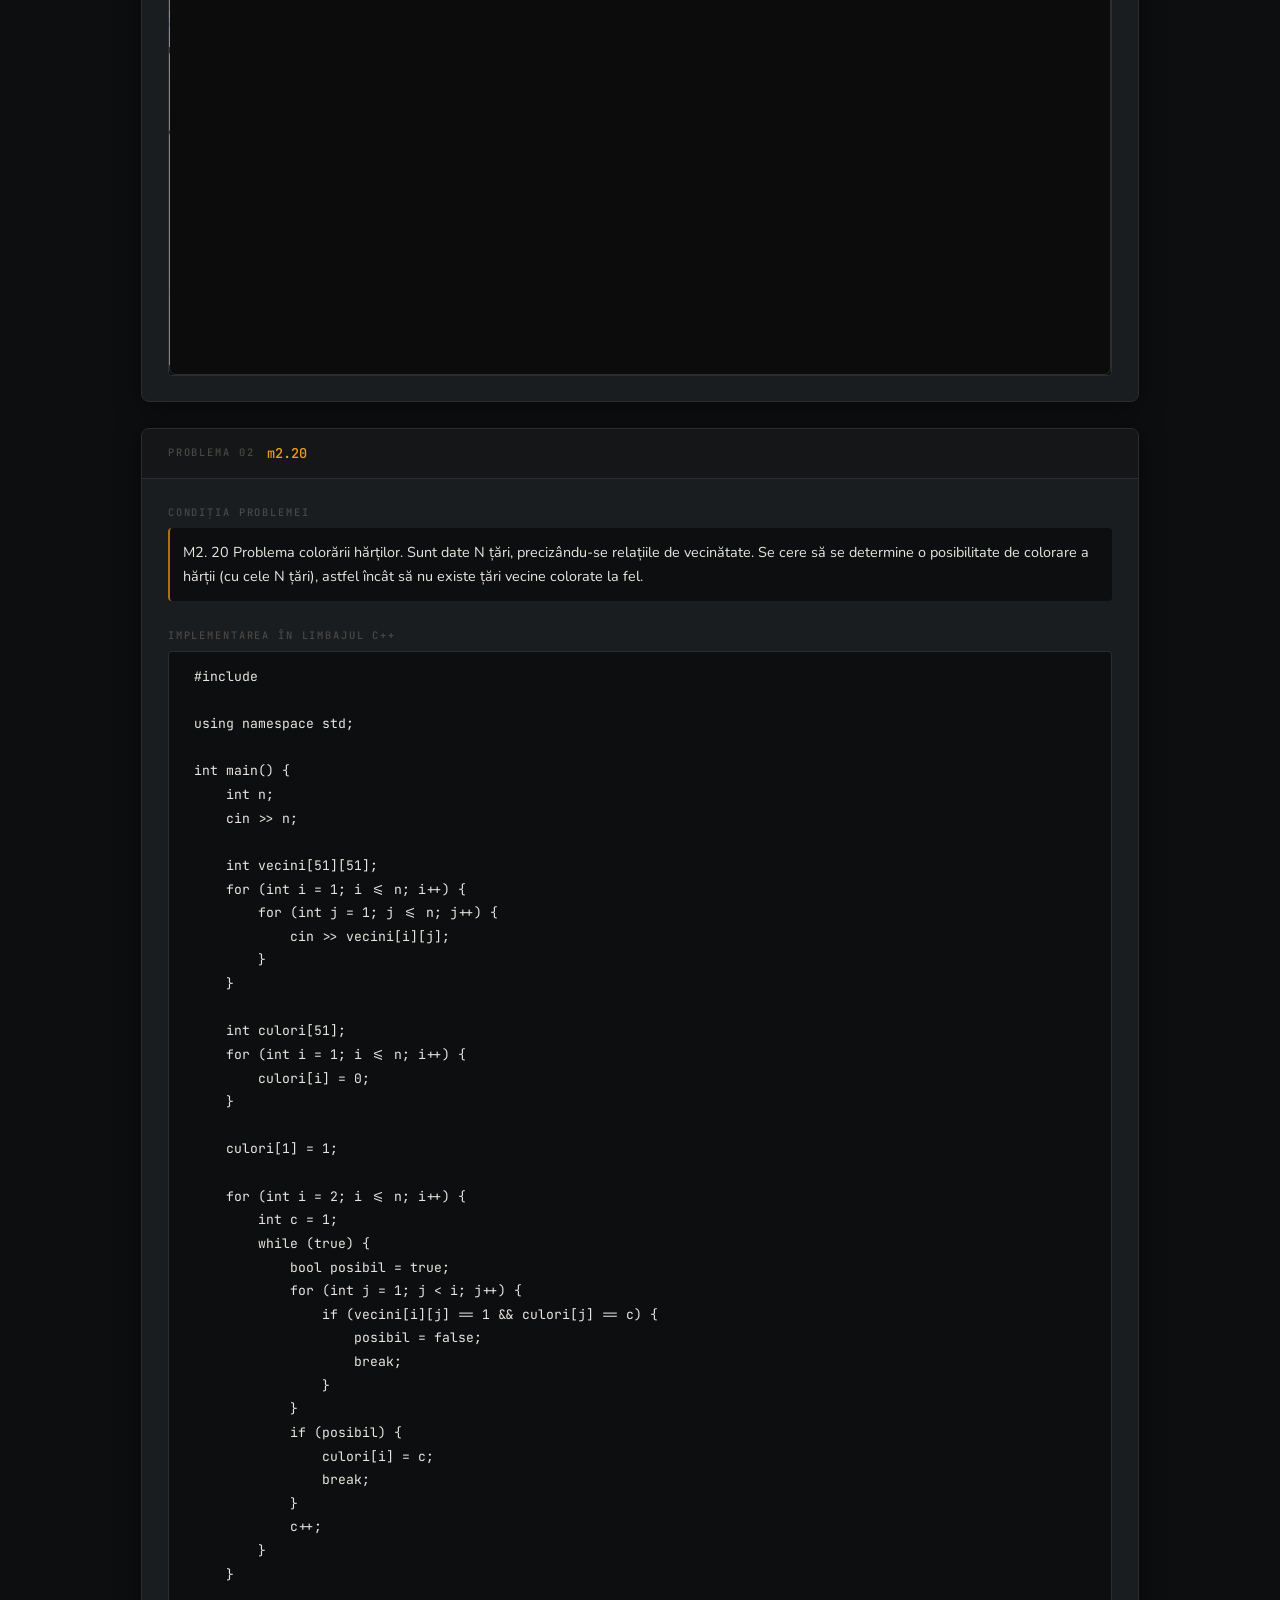
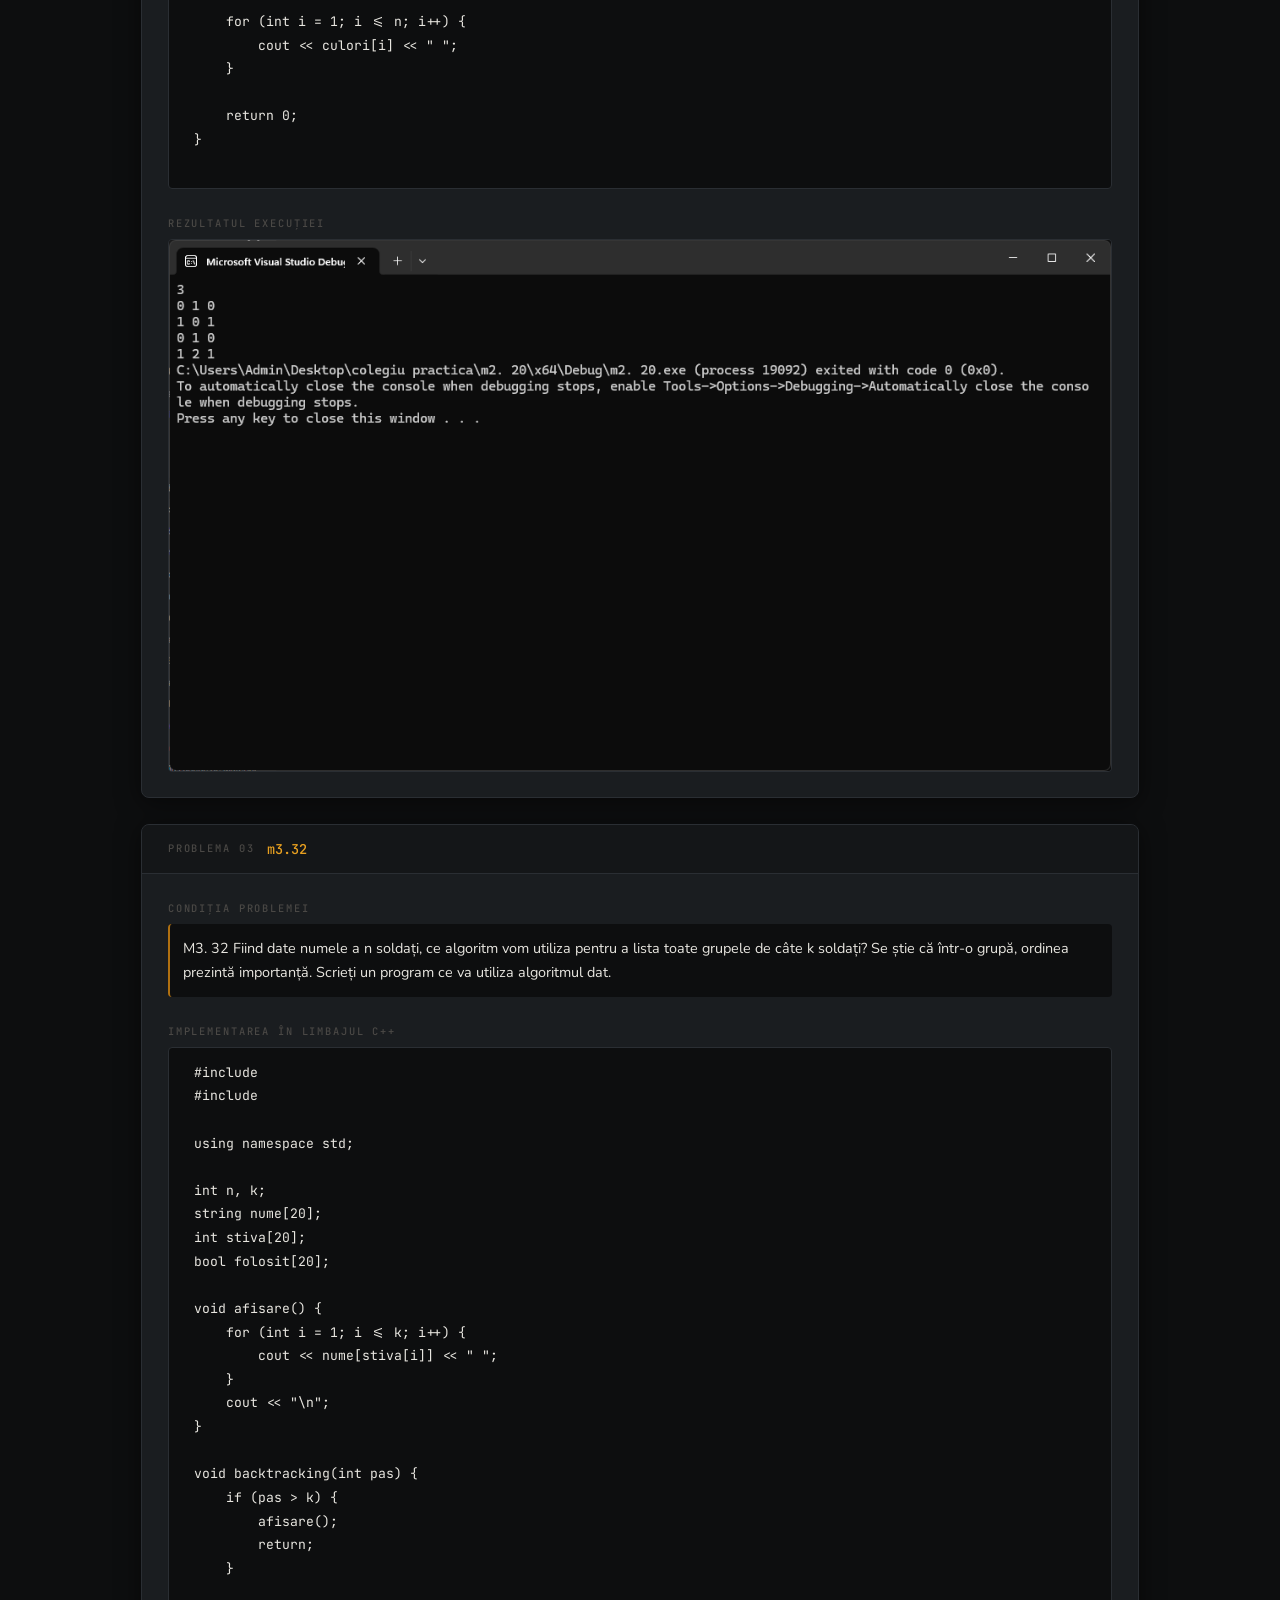
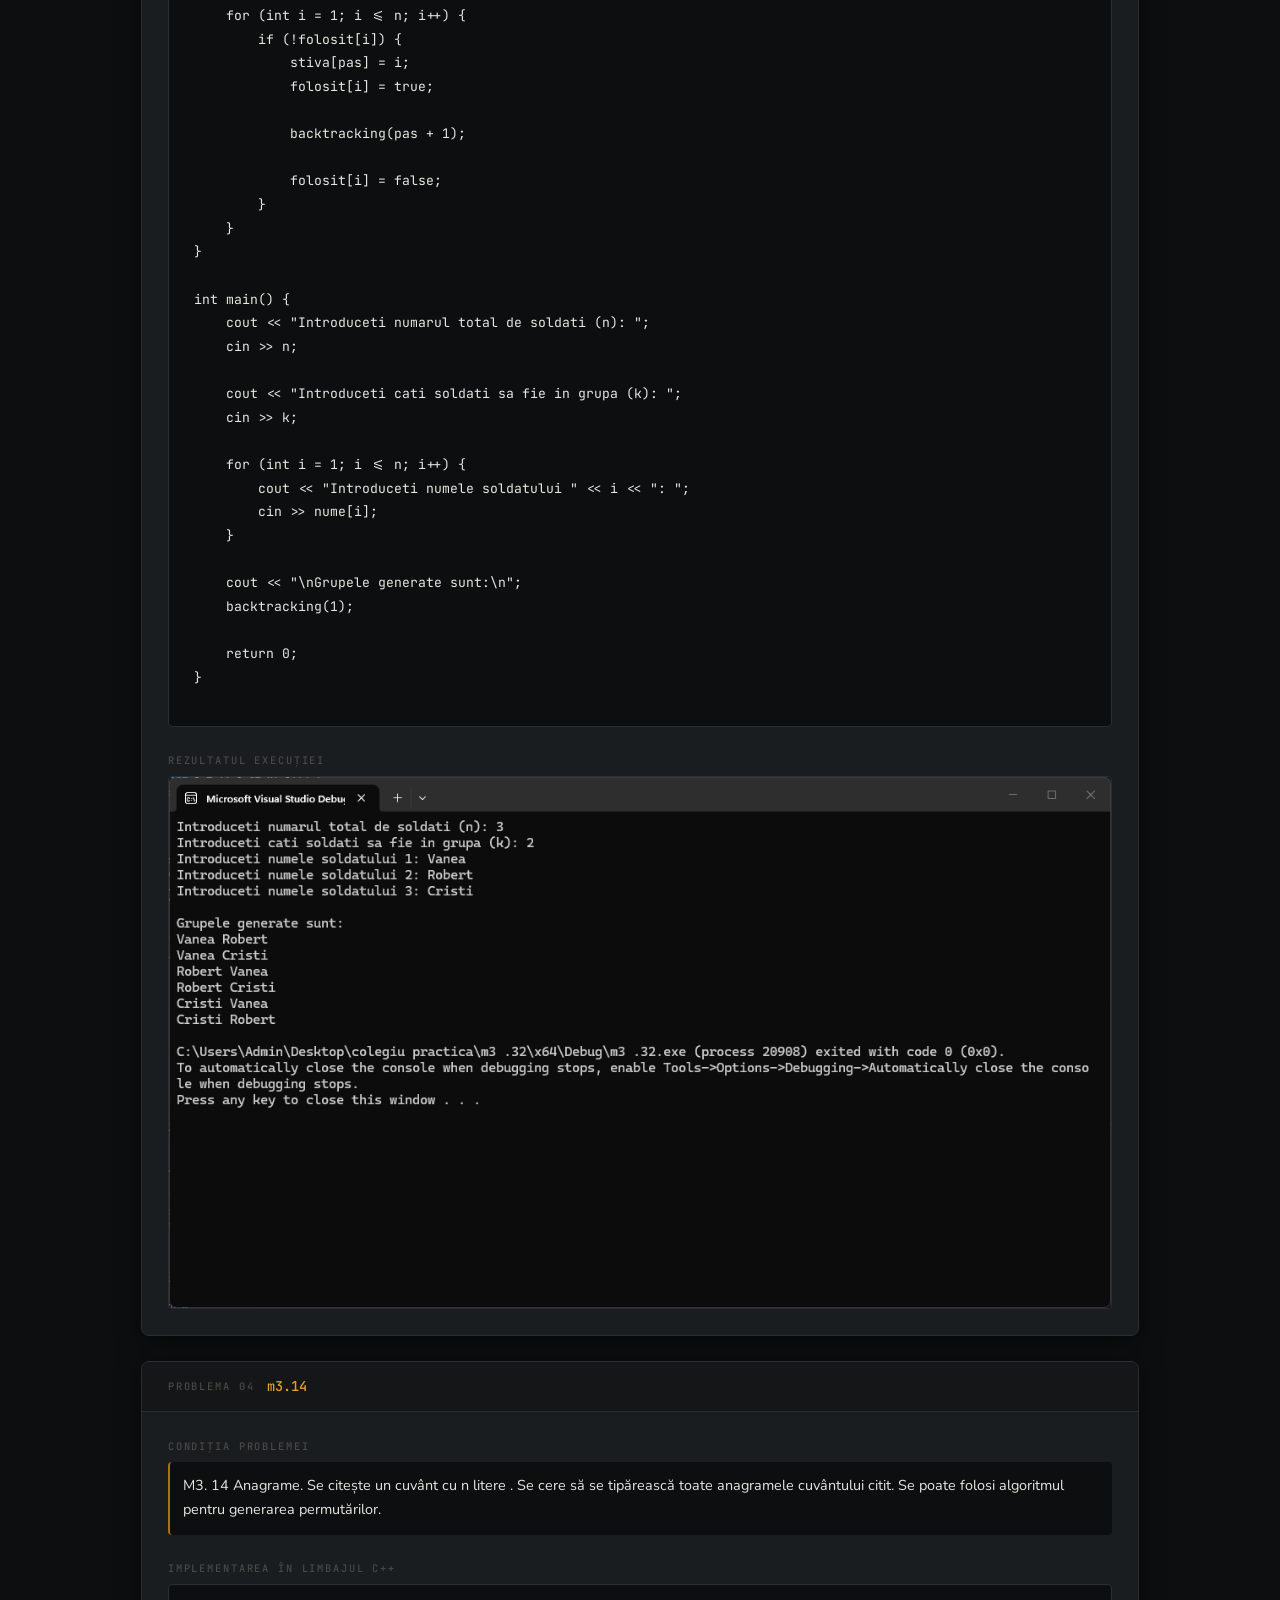
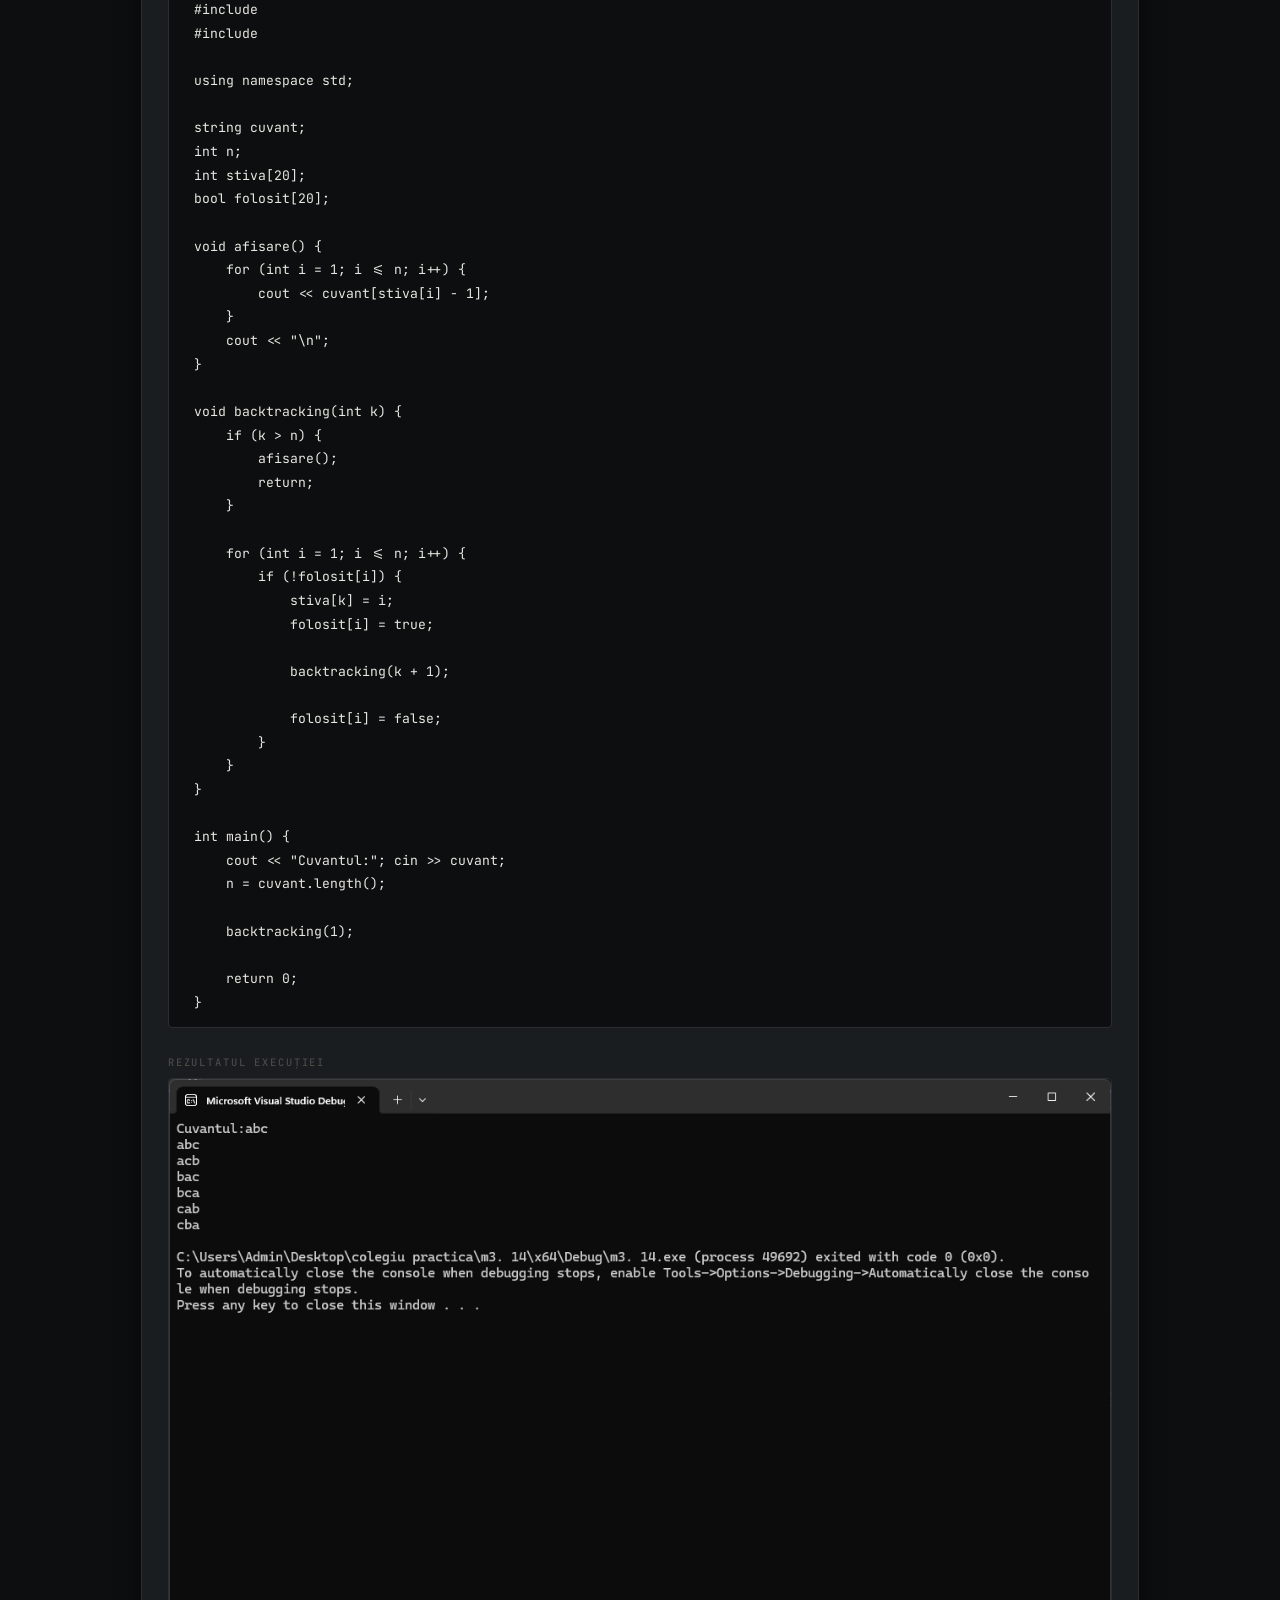
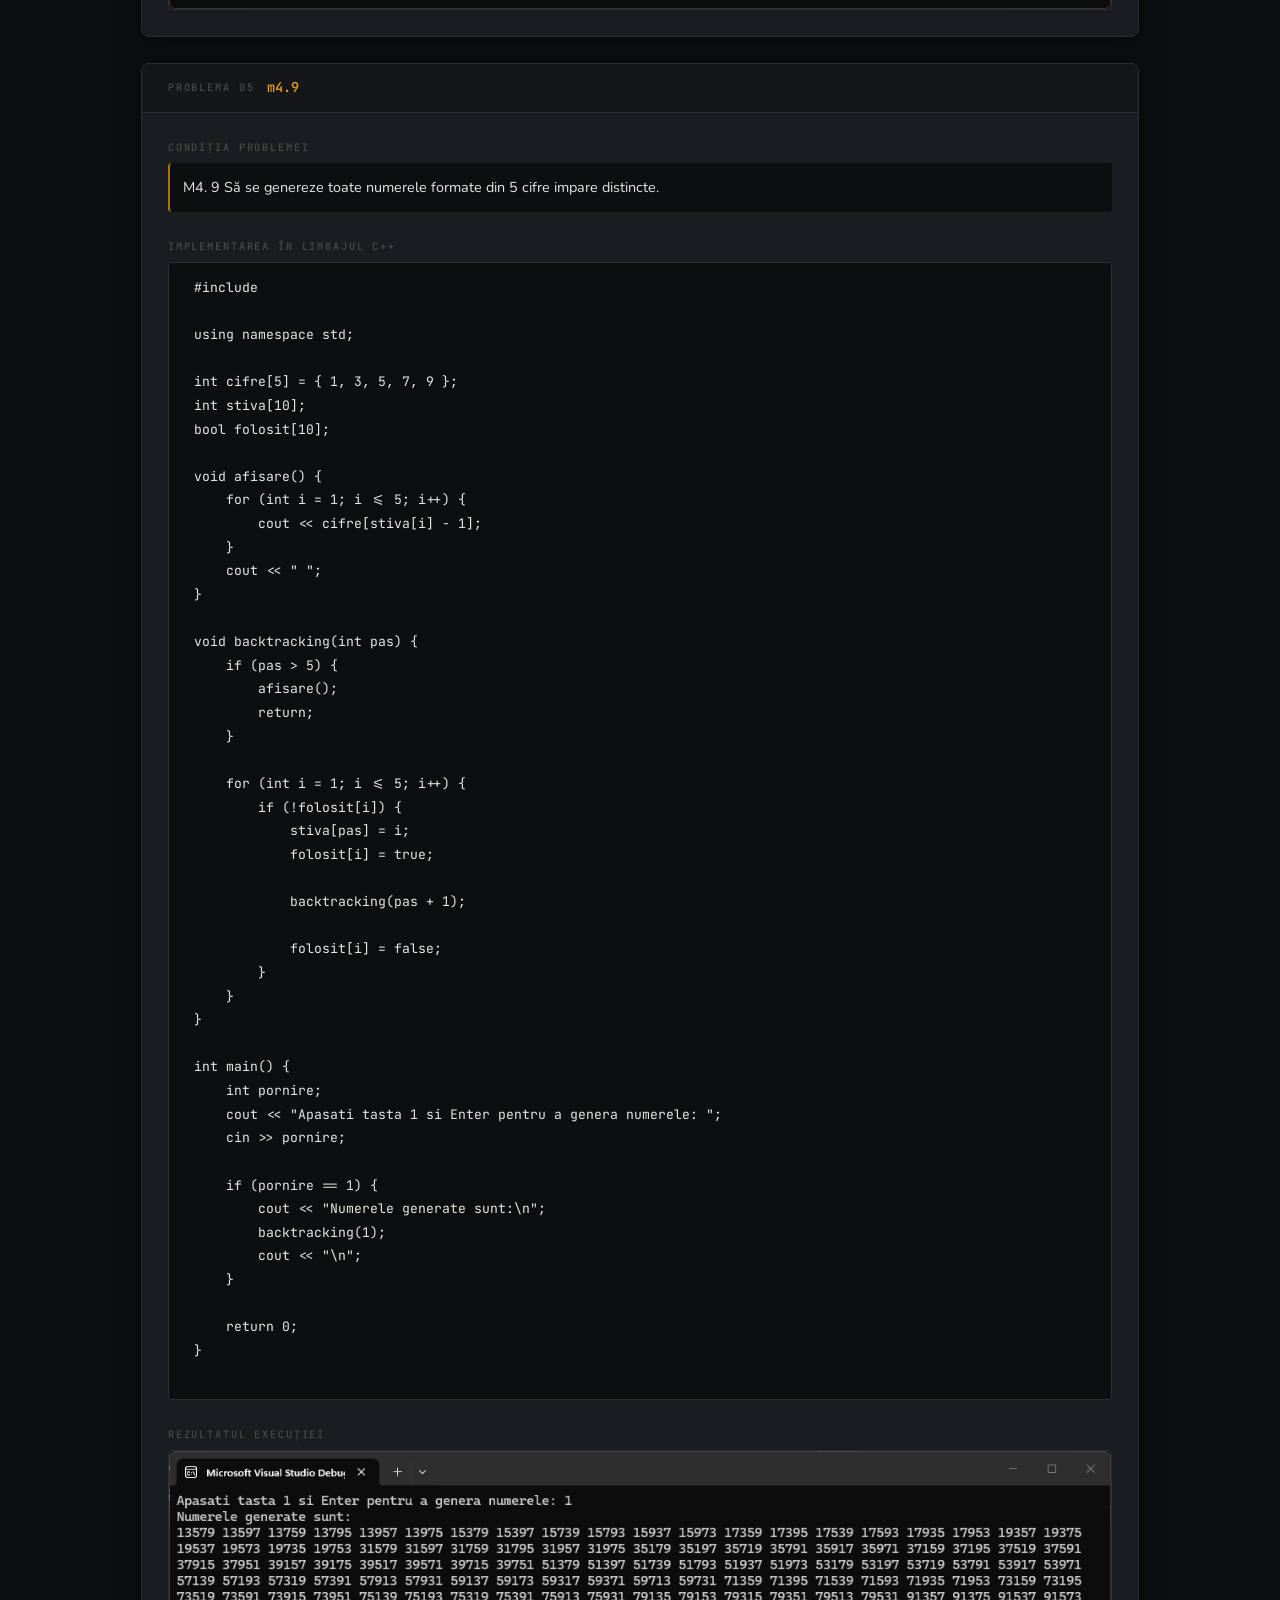
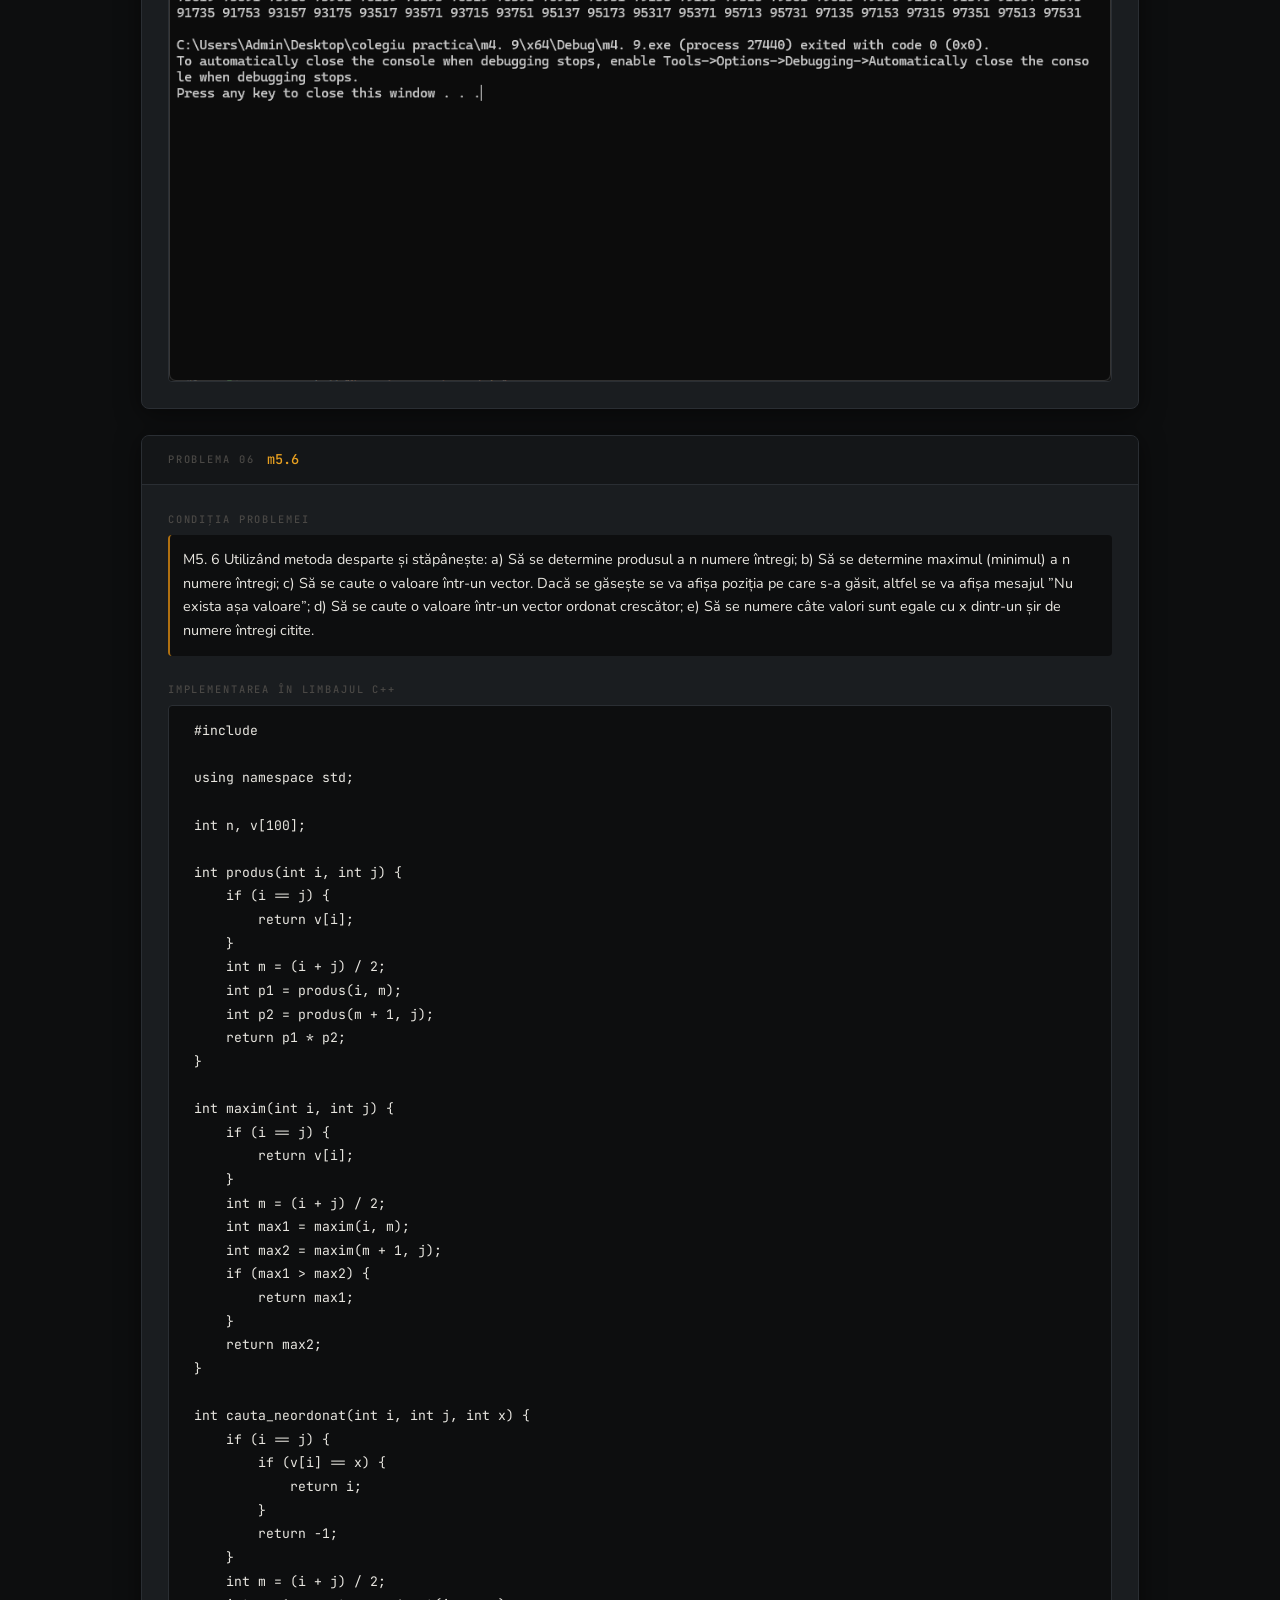
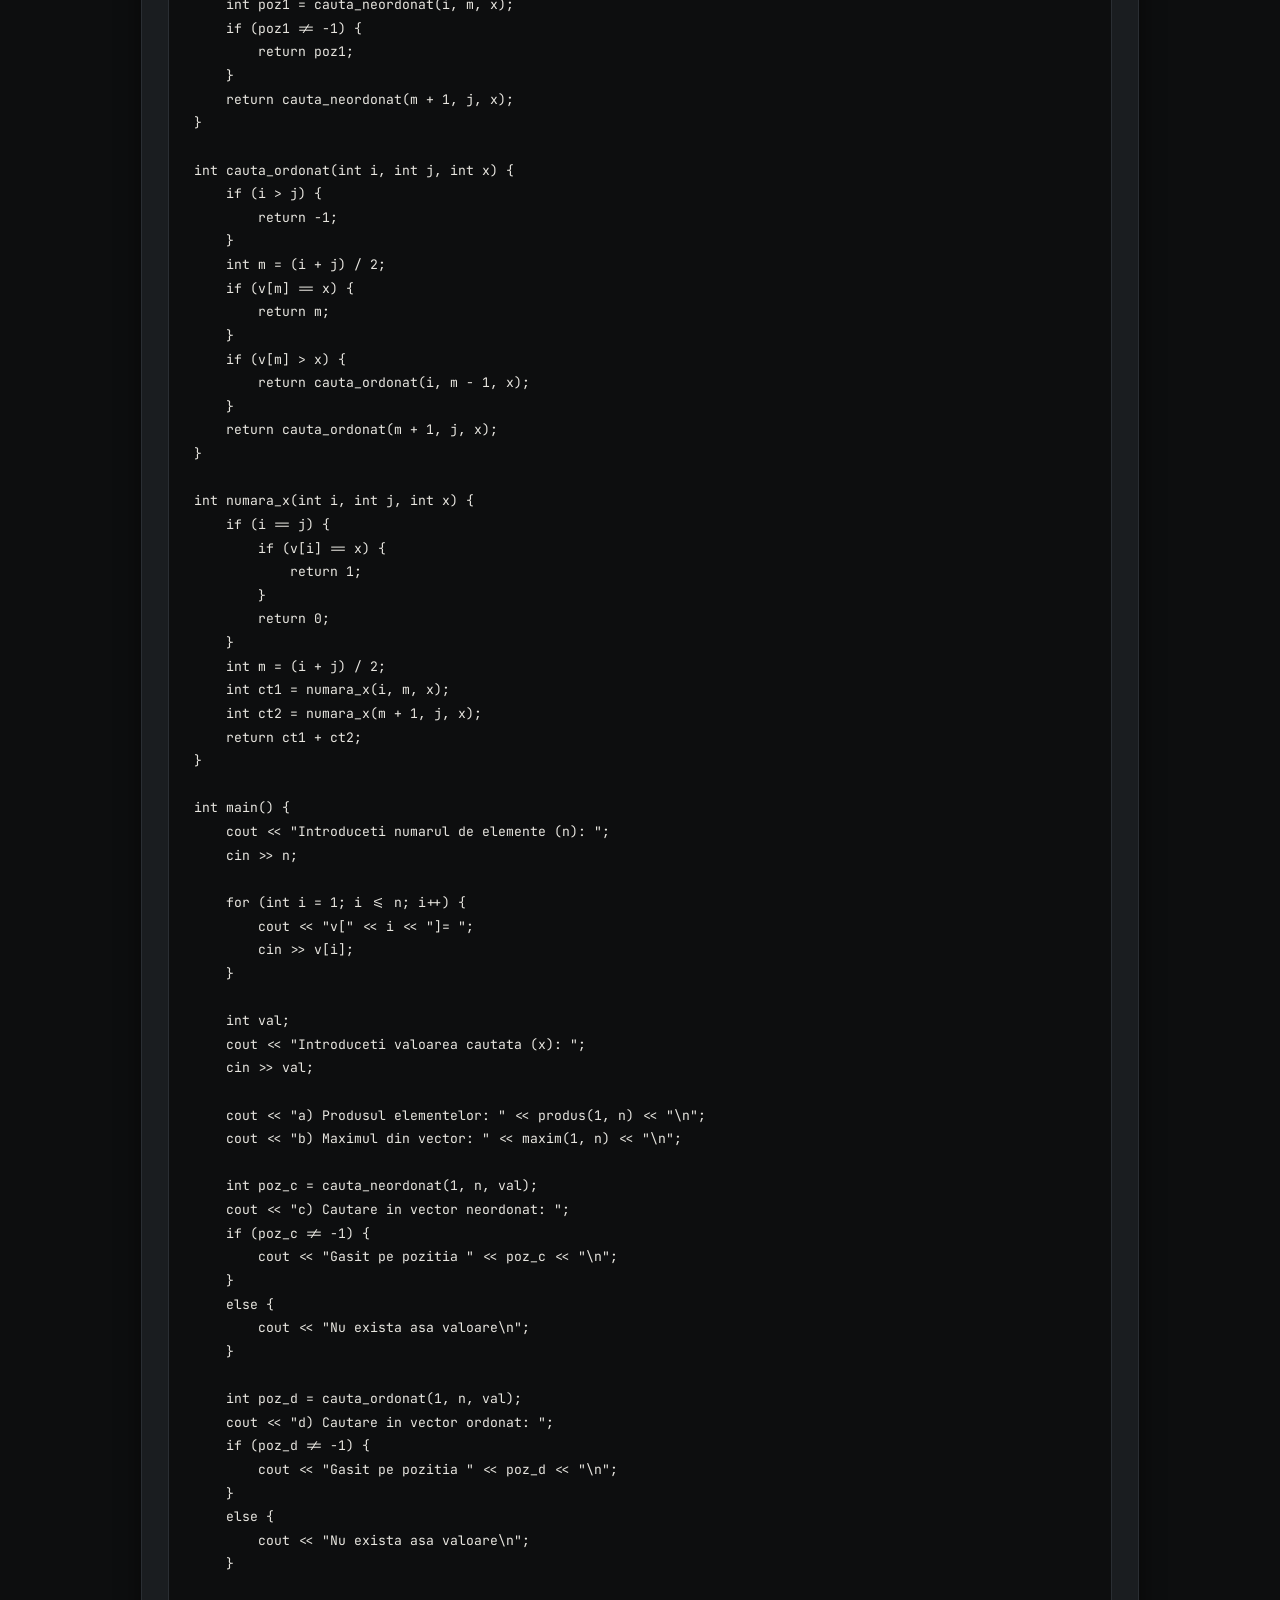
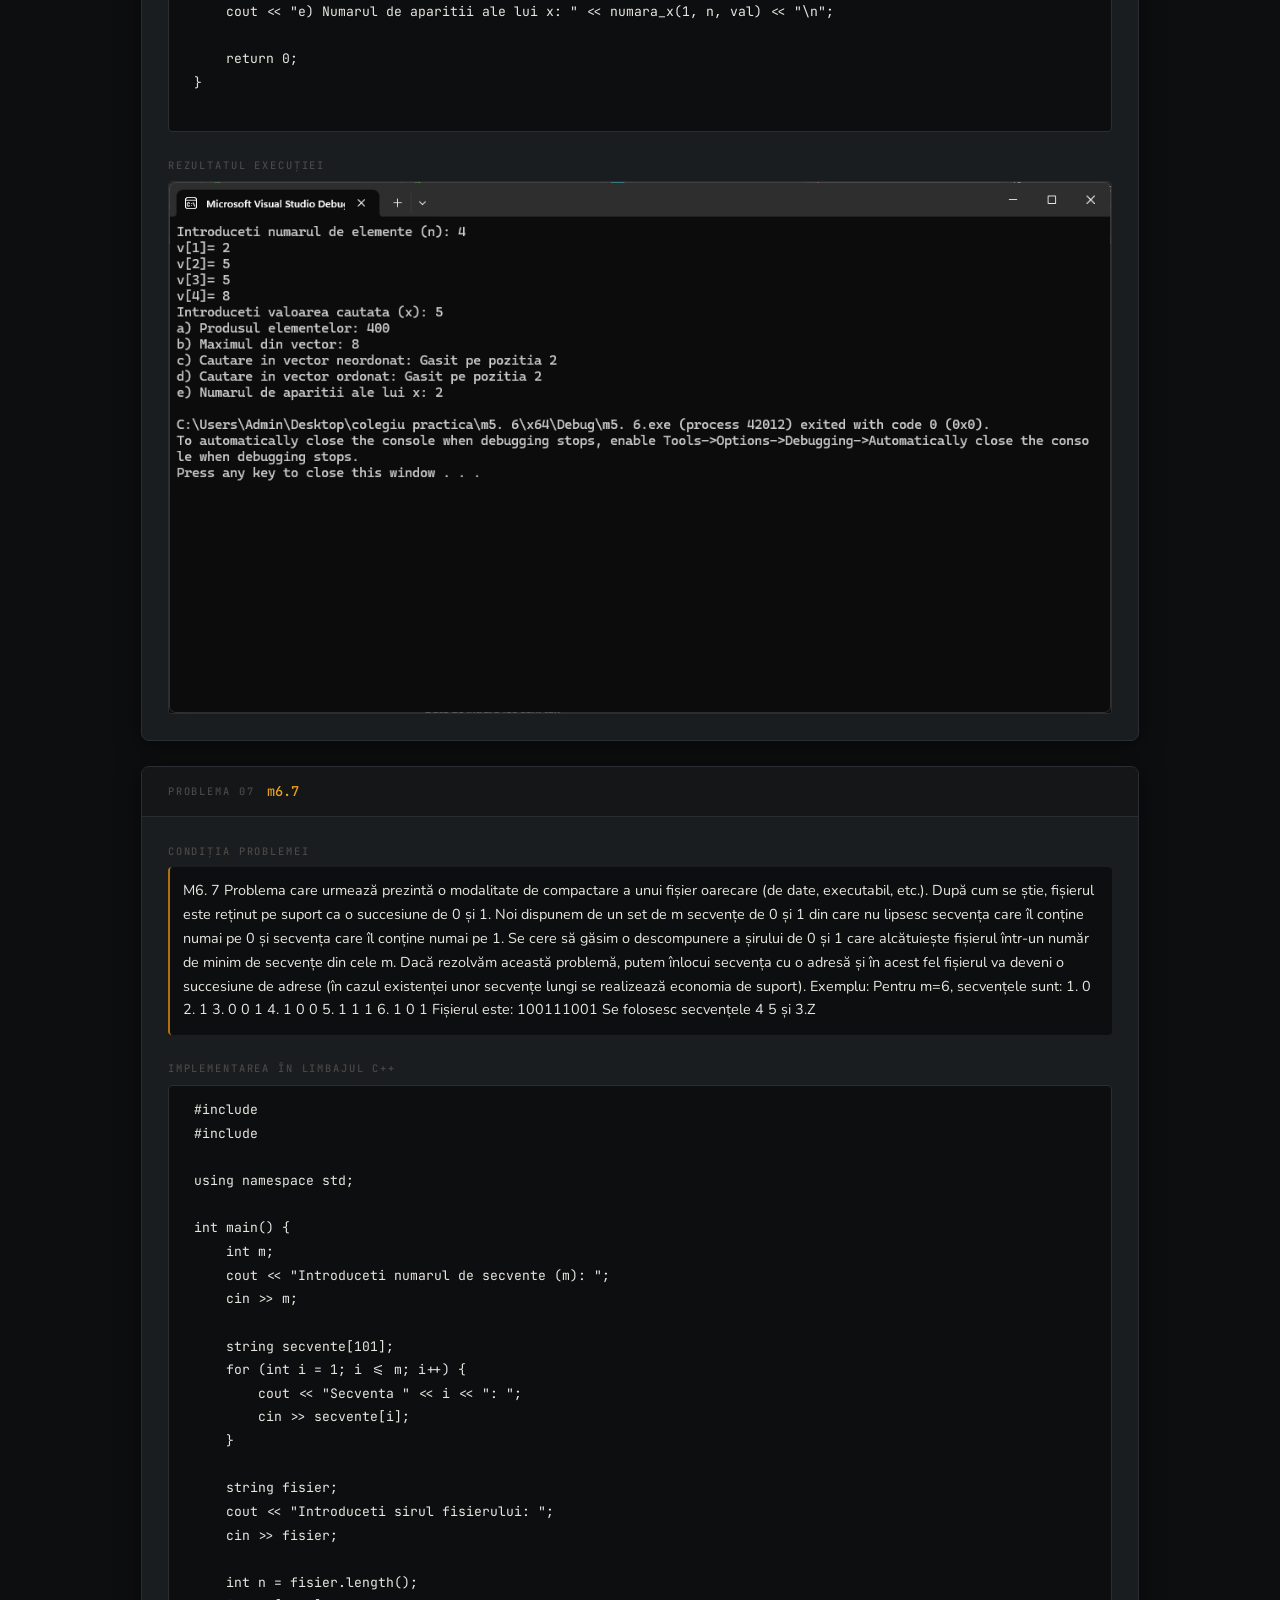
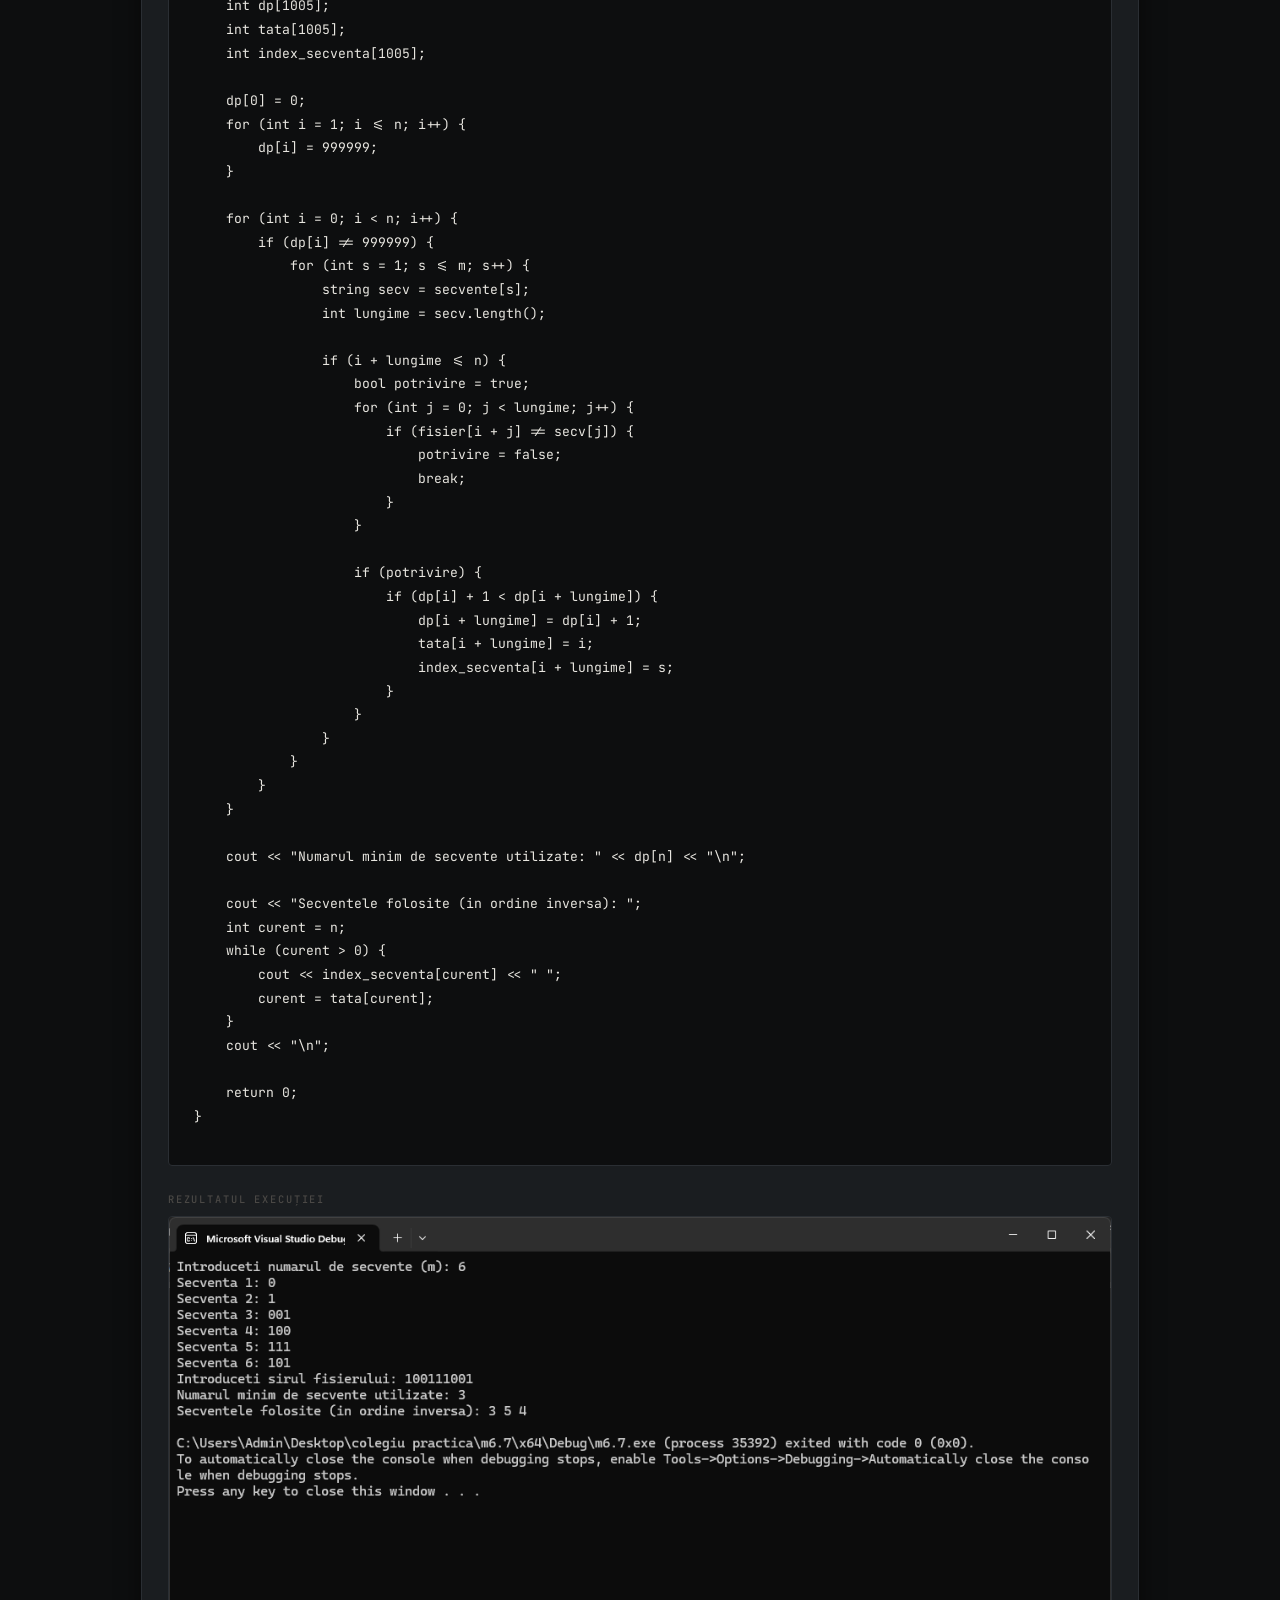
<file: probleme_practica.html>
<!DOCTYPE html>
<html lang="ro">
<head>
    <meta charset="UTF-8">
    <meta name="viewport" content="width=device-width, initial-scale=1.0">
    <title>Rezolvarea Problemelor | Practică de Instruire</title>
    <link rel="stylesheet" href="style.css">
</head>
<body>

    <nav class="bara-nav">
        <div class="bara-nav-interior">
            <a href="index.html" class="logo-nav">
                Cristian Luncașu
                <span>Practică de Instruire · CEEF</span>
            </a>
            <ul class="meniu-nav">
                <li><a href="index.html">CV</a></li>
                <li><a href="planificare_ex.html">Planificare</a></li>
                <li><a href="tipuridemostenire.html">Tipuri de moștenire</a></li>
                <li><a href="probleme_practica.html" class="activ">Probleme</a></li>
                <li><a href="experiente_acumulate.html">Experiențe</a></li>
                <li><a href="declaratie.html">Declarație</a></li>
            </ul>
        </div>
    </nav>

    <main class="container-principal">

        <header class="antet-pagina">
            <span class="eticheta-capitol">Cap. 3</span>
            <h1 class="titlu-pagina">Rezolvarea <em>problemelor</em></h1>
            <p class="subtitlu-pagina">11 probleme rezolvate în limbajul C++. Ultima problemă este cea independentă.</p>
        </header>

        <div class="lista-probleme">

            <div class="card-problema">
                <div class="card-problema-antet">
                    <span class="numar-problema">Problema 01</span>
                    <span class="id-problema">m1.1</span>
                </div>
                <div class="card-problema-corp">
                    <span class="subtitlu-problema">Condiția problemei</span>
                    <p class="conditie-problema">M1. 1 Se consideră numerele naturale din mulțimea {1, 2, 3, ..., n}. Să se determine toate elementele
acestei mulțimi, pentru care suma cifrelor este egală cu un număr dat m.</p>

                    <span class="subtitlu-problema">Implementarea în limbajul C++</span>
                    <pre class="cod-problema">
#include <iostream>

using namespace std;

int main() {
    int n, m;
    cin >> n >> m;

    int x = 1;

    while (x <= n) {
        int temp = x;
        int s = 0;
        while (temp > 0) {
            s += temp % 10;
            temp /= 10;
        }

        if (s == m) {
            cout << x << " ";
        }

        x++;
    }

    return 0;
}
                    </pre>

                    <span class="subtitlu-problema">Rezultatul execuției</span>
                    <img src="m1. 1.png" alt="Rezultatul execuției m1.1" class="imagine-rezultat">
                </div>
            </div>

            <div class="card-problema">
                <div class="card-problema-antet">
                    <span class="numar-problema">Problema 02</span>
                    <span class="id-problema">m2.20</span>
                </div>
                <div class="card-problema-corp">
                    <span class="subtitlu-problema">Condiția problemei</span>
                    <p class="conditie-problema">M2. 20 Problema colorării hărților. Sunt date N țări, precizându-se relațiile de vecinătate. Se cere să se
determine o posibilitate de colorare a hărții (cu cele N țări), astfel încât să nu existe țări vecine colorate
la fel.</p>

                    <span class="subtitlu-problema">Implementarea în limbajul C++</span>
                    <pre class="cod-problema">
#include <iostream>

using namespace std;

int main() {
    int n;
    cin >> n;

    int vecini[51][51];
    for (int i = 1; i <= n; i++) {
        for (int j = 1; j <= n; j++) {
            cin >> vecini[i][j];
        }
    }

    int culori[51];
    for (int i = 1; i <= n; i++) {
        culori[i] = 0;
    }

    culori[1] = 1;

    for (int i = 2; i <= n; i++) {
        int c = 1;
        while (true) {
            bool posibil = true;
            for (int j = 1; j < i; j++) {
                if (vecini[i][j] == 1 && culori[j] == c) {
                    posibil = false;
                    break;
                }
            }
            if (posibil) {
                culori[i] = c;
                break;
            }
            c++;
        }
    }

    for (int i = 1; i <= n; i++) {
        cout << culori[i] << " ";
    }

    return 0;
}                        
                    </pre>

                    <span class="subtitlu-problema">Rezultatul execuției</span>
                    <img src="m2. 20.png" alt="Rezultatul execuției m2.20" class="imagine-rezultat">
                </div>
            </div>
            <div class="card-problema">
                <div class="card-problema-antet">
                    <span class="numar-problema">Problema 03</span>
                    <span class="id-problema">m3.32</span>
                </div>
                <div class="card-problema-corp">
                    <span class="subtitlu-problema">Condiția problemei</span>
                    <p class="conditie-problema">M3. 32 Fiind date numele a n soldați, ce algoritm vom utiliza pentru a lista toate grupele de câte k
soldați? Se știe că într-o grupă, ordinea prezintă importanță. Scrieți un program ce va utiliza algoritmul
dat.</p>

                    <span class="subtitlu-problema">Implementarea în limbajul C++</span>
                    <pre class="cod-problema">
#include <iostream>
#include <string>

using namespace std;

int n, k;
string nume[20];
int stiva[20];
bool folosit[20];

void afisare() {
    for (int i = 1; i <= k; i++) {
        cout << nume[stiva[i]] << " ";
    }
    cout << "\n";
}

void backtracking(int pas) {
    if (pas > k) {
        afisare();
        return;
    }

    for (int i = 1; i <= n; i++) {
        if (!folosit[i]) {
            stiva[pas] = i;
            folosit[i] = true;

            backtracking(pas + 1);

            folosit[i] = false;
        }
    }
}

int main() {
    cout << "Introduceti numarul total de soldati (n): ";
    cin >> n;

    cout << "Introduceti cati soldati sa fie in grupa (k): ";
    cin >> k;

    for (int i = 1; i <= n; i++) {
        cout << "Introduceti numele soldatului " << i << ": ";
        cin >> nume[i];
    }

    cout << "\nGrupele generate sunt:\n";
    backtracking(1);

    return 0;
}
                    </pre>

                    <span class="subtitlu-problema">Rezultatul execuției</span>
                    <img src="m3. 32.png" alt="Rezultatul execuției m3.32" class="imagine-rezultat">
                </div>
            </div>

            <div class="card-problema">
                <div class="card-problema-antet">
                    <span class="numar-problema">Problema 04</span>
                    <span class="id-problema">m3.14</span>
                </div>
                <div class="card-problema-corp">
                    <span class="subtitlu-problema">Condiția problemei</span>
                    <p class="conditie-problema">M3. 14 Anagrame. Se citește un cuvânt cu n litere . Se cere să se tipărească toate anagramele
cuvântului citit. Se poate folosi algoritmul pentru generarea permutărilor.</p>

                    <span class="subtitlu-problema">Implementarea în limbajul C++</span>
                    <pre class="cod-problema">
#include <iostream>
#include <string>

using namespace std;

string cuvant;
int n;
int stiva[20];
bool folosit[20];

void afisare() {
    for (int i = 1; i <= n; i++) {
        cout << cuvant[stiva[i] - 1];
    }
    cout << "\n";
}

void backtracking(int k) {
    if (k > n) {
        afisare();
        return;
    }

    for (int i = 1; i <= n; i++) {
        if (!folosit[i]) {
            stiva[k] = i;
            folosit[i] = true;

            backtracking(k + 1);

            folosit[i] = false;
        }
    }
}

int main() {
    cout << "Cuvantul:"; cin >> cuvant;
    n = cuvant.length();

    backtracking(1);

    return 0;
}</pre>

                    <span class="subtitlu-problema">Rezultatul execuției</span>
                    <img src="m3. 14.png" alt="Rezultatul execuției m3.14" class="imagine-rezultat">
                </div>
            </div>

            <div class="card-problema">
                <div class="card-problema-antet">
                    <span class="numar-problema">Problema 05</span>
                    <span class="id-problema">m4.9</span>
                </div>
                <div class="card-problema-corp">
                    <span class="subtitlu-problema">Condiția problemei</span>
                    <p class="conditie-problema">M4. 9 Să se genereze toate numerele formate din 5 cifre impare distincte.</p>

                    <span class="subtitlu-problema">Implementarea în limbajul C++</span>
                    <pre class="cod-problema">
#include <iostream>

using namespace std;

int cifre[5] = { 1, 3, 5, 7, 9 };
int stiva[10];
bool folosit[10];

void afisare() {
    for (int i = 1; i <= 5; i++) {
        cout << cifre[stiva[i] - 1];
    }
    cout << " ";
}

void backtracking(int pas) {
    if (pas > 5) {
        afisare();
        return;
    }

    for (int i = 1; i <= 5; i++) {
        if (!folosit[i]) {
            stiva[pas] = i;
            folosit[i] = true;

            backtracking(pas + 1);

            folosit[i] = false;
        }
    }
}

int main() {
    int pornire;
    cout << "Apasati tasta 1 si Enter pentru a genera numerele: ";
    cin >> pornire;

    if (pornire == 1) {
        cout << "Numerele generate sunt:\n";
        backtracking(1);
        cout << "\n";
    }

    return 0;
}
                    </pre>
                </pre>

                    <span class="subtitlu-problema">Rezultatul execuției</span>
                    <img src="m4. 9.png" alt="Rezultatul execuției problema 10" class="imagine-rezultat">
                </div>
            </div>  

            <div class="card-problema">
                <div class="card-problema-antet">
                    <span class="numar-problema">Problema 06</span>
                    <span class="id-problema">m5.6</span>
                </div>
                <div class="card-problema-corp">
                    <span class="subtitlu-problema">Condiția problemei</span>
                    <p class="conditie-problema">
M5. 6 Utilizând metoda desparte și stăpânește:
a) Să se determine produsul a n numere întregi;
b) Să se determine maximul (minimul) a n numere întregi;
c) Să se caute o valoare într-un vector. Dacă se găsește se va afișa poziția pe care s-a găsit, altfel se va
afișa mesajul ”Nu exista așa valoare”;
d) Să se caute o valoare într-un vector ordonat crescător;
e) Să se numere câte valori sunt egale cu x dintr-un șir de numere întregi citite.
                    </p>

                    <span class="subtitlu-problema">Implementarea în limbajul C++</span>
                    <pre class="cod-problema">
#include <iostream>

using namespace std;

int n, v[100];

int produs(int i, int j) {
    if (i == j) {
        return v[i];
    }
    int m = (i + j) / 2;
    int p1 = produs(i, m);
    int p2 = produs(m + 1, j);
    return p1 * p2;
}

int maxim(int i, int j) {
    if (i == j) {
        return v[i];
    }
    int m = (i + j) / 2;
    int max1 = maxim(i, m);
    int max2 = maxim(m + 1, j);
    if (max1 > max2) {
        return max1;
    }
    return max2;
}

int cauta_neordonat(int i, int j, int x) {
    if (i == j) {
        if (v[i] == x) {
            return i;
        }
        return -1;
    }
    int m = (i + j) / 2;
    int poz1 = cauta_neordonat(i, m, x);
    if (poz1 != -1) {
        return poz1;
    }
    return cauta_neordonat(m + 1, j, x);
}

int cauta_ordonat(int i, int j, int x) {
    if (i > j) {
        return -1;
    }
    int m = (i + j) / 2;
    if (v[m] == x) {
        return m;
    }
    if (v[m] > x) {
        return cauta_ordonat(i, m - 1, x);
    }
    return cauta_ordonat(m + 1, j, x);
}

int numara_x(int i, int j, int x) {
    if (i == j) {
        if (v[i] == x) {
            return 1;
        }
        return 0;
    }
    int m = (i + j) / 2;
    int ct1 = numara_x(i, m, x);
    int ct2 = numara_x(m + 1, j, x);
    return ct1 + ct2;
}

int main() {
    cout << "Introduceti numarul de elemente (n): ";
    cin >> n;

    for (int i = 1; i <= n; i++) {
        cout << "v[" << i << "]= ";
        cin >> v[i];
    }

    int val;
    cout << "Introduceti valoarea cautata (x): ";
    cin >> val;

    cout << "a) Produsul elementelor: " << produs(1, n) << "\n";
    cout << "b) Maximul din vector: " << maxim(1, n) << "\n";

    int poz_c = cauta_neordonat(1, n, val);
    cout << "c) Cautare in vector neordonat: ";
    if (poz_c != -1) {
        cout << "Gasit pe pozitia " << poz_c << "\n";
    }
    else {
        cout << "Nu exista asa valoare\n";
    }

    int poz_d = cauta_ordonat(1, n, val);
    cout << "d) Cautare in vector ordonat: ";
    if (poz_d != -1) {
        cout << "Gasit pe pozitia " << poz_d << "\n";
    }
    else {
        cout << "Nu exista asa valoare\n";
    }

    cout << "e) Numarul de aparitii ale lui x: " << numara_x(1, n, val) << "\n";

    return 0;
}
                    </pre>

                    <span class="subtitlu-problema">Rezultatul execuției</span>
                    <img src="m5. 6.png" alt="Rezultatul execuției m5.6" class="imagine-rezultat">
                </div>
            </div>

            <div class="card-problema">
                <div class="card-problema-antet">
                    <span class="numar-problema">Problema 07</span>
                    <span class="id-problema">m6.7</span>
                </div>
                <div class="card-problema-corp">
                    <span class="subtitlu-problema">Condiția problemei</span>
                    <p class="conditie-problema">M6. 7 Problema care urmează prezintă o modalitate de compactare a unui fișier oarecare (de date,
executabil, etc.). După cum se știe, fișierul este reținut pe suport ca o succesiune de 0 și 1. Noi
dispunem de un set de m secvențe de 0 și 1 din care nu lipsesc secvența care îl conține numai pe 0 și
secvența care îl conține numai pe 1. Se cere să găsim o descompunere a șirului de 0 și 1 care
alcătuiește fișierul într-un număr de minim de secvențe din cele m. Dacă rezolvăm această problemă,
putem înlocui secvența cu o adresă și în acest fel fișierul va deveni o succesiune de adrese (în cazul
existenței unor secvențe lungi se realizează economia de suport).
Exemplu: Pentru m=6, secvențele sunt:
1. 0
2. 1
3. 0 0 1
4. 1 0 0
5. 1 1 1
6. 1 0 1
Fișierul este: 100111001
Se folosesc secvențele 4 5 și 3.Z</p>

                    <span class="subtitlu-problema">Implementarea în limbajul C++</span>
                    <pre class="cod-problema">
#include <iostream>
#include <string>

using namespace std;

int main() {
    int m;
    cout << "Introduceti numarul de secvente (m): ";
    cin >> m;

    string secvente[101];
    for (int i = 1; i <= m; i++) {
        cout << "Secventa " << i << ": ";
        cin >> secvente[i];
    }

    string fisier;
    cout << "Introduceti sirul fisierului: ";
    cin >> fisier;

    int n = fisier.length();
    int dp[1005];
    int tata[1005];
    int index_secventa[1005];

    dp[0] = 0;
    for (int i = 1; i <= n; i++) {
        dp[i] = 999999;
    }

    for (int i = 0; i < n; i++) {
        if (dp[i] != 999999) {
            for (int s = 1; s <= m; s++) {
                string secv = secvente[s];
                int lungime = secv.length();

                if (i + lungime <= n) {
                    bool potrivire = true;
                    for (int j = 0; j < lungime; j++) {
                        if (fisier[i + j] != secv[j]) {
                            potrivire = false;
                            break;
                        }
                    }

                    if (potrivire) {
                        if (dp[i] + 1 < dp[i + lungime]) {
                            dp[i + lungime] = dp[i] + 1;
                            tata[i + lungime] = i;
                            index_secventa[i + lungime] = s;
                        }
                    }
                }
            }
        }
    }

    cout << "Numarul minim de secvente utilizate: " << dp[n] << "\n";

    cout << "Secventele folosite (in ordine inversa): ";
    int curent = n;
    while (curent > 0) {
        cout << index_secventa[curent] << " ";
        curent = tata[curent];
    }
    cout << "\n";

    return 0;
}
                    </pre>

                    <span class="subtitlu-problema">Rezultatul execuției</span>
                    <img src="m6. 7.png" alt="Rezultatul execuției m6.7" class="imagine-rezultat">
                </div>
            </div>

            <div class="card-problema">
                <div class="card-problema-antet">
                    <span class="numar-problema">Problema 08</span>
                    <span class="id-problema">m6.20</span>
                </div>
                <div class="card-problema-corp">
                    <span class="subtitlu-problema">Condiția problemei</span>
                    <p class="conditie-problema">M6. 20 Problema Rucsacului. Un camion poate transporta T tone de mobilă. Există n piese de mobilă,
fiecare caracterizată de greutatea G[i] și de valoarea V[i] adusă de transportarea sa. Să se decidă ce
piese de mobilă vor fi transportate pentru a aduce o valoare maximă (soluție optimă).
Exemplu:
Fie cantitatea maximă admisă T = 10, și un număr de piese de mobilă din care putem alege egal cu 6.
Piesele de mobilă sunt descrise de perechi de forma (greutate, valoare), după cum urmează: (3, 7), (3,
4), (1, 2), (1, 9), (2, 4), (1, 5).
Profitul maxim pe care îl putem obține este 29 și acesta se realizează dacă vom transporta obiectele de
mobilier cu indecșii 1, 2, 4, 5 și 6.</p>

                    <span class="subtitlu-problema">Implementarea în limbajul C++</span>
                    <pre class="cod-problema">
#include <iostream>

using namespace std;

int main() {
    int n, t;
    cout << "Introduceti numarul de piese (n): ";
    cin >> n;
    cout << "Introduceti capacitatea camionului (T): ";
    cin >> t;

    int g[100], v[100];
    for (int i = 1; i <= n; i++) {
        cout << "Greutatea piesei " << i << ": ";
        cin >> g[i];
        cout << "Valoarea piesei " << i << ": ";
        cin >> v[i];
    }

    int dp[101][101];
    for (int i = 0; i <= n; i++) {
        for (int j = 0; j <= t; j++) {
            dp[i][j] = 0;
        }
    }

    for (int i = 1; i <= n; i++) {
        for (int j = 0; j <= t; j++) {
            if (g[i] <= j) {
                int varianta1 = dp[i - 1][j];
                int varianta2 = dp[i - 1][j - g[i]] + v[i];
                if (varianta1 > varianta2) {
                    dp[i][j] = varianta1;
                }
                else {
                    dp[i][j] = varianta2;
                }
            }
            else {
                dp[i][j] = dp[i - 1][j];
            }
        }
    }

    cout << "Profitul maxim este: " << dp[n][t] << "\n";

    cout << "Piesele alese au indecsii: ";
    int i = n;
    int j = t;
    while (i > 0 && j > 0) {
        if (dp[i][j] != dp[i - 1][j]) {
            cout << i << " ";
            j = j - g[i];
        }
        i--;
    }
    cout << "\n";

    return 0;
}
                    </pre>

                    <span class="subtitlu-problema">Rezultatul execuției</span>
                    <img src="m6. 20.png" alt="Rezultatul execuției m6.20" class="imagine-rezultat">
                </div>
            </div>

            <div class="card-problema">
                <div class="card-problema-antet">
                    <span class="numar-problema">Problema 09</span>
                    <span class="id-problema">poo7</span>
                </div>
                <div class="card-problema-corp">
                    <span class="subtitlu-problema">Condiția problemei</span>
                    <p class="conditie-problema">7. Pacientii unui medic de familie
Cunoscandu-se informatii despre pacientii unui medic, despre bolile diagnosticate de catre acesta si
medicamentele prescrise, sa se scrie un program care va ajuta medicul in desfasurarea activitatii sale.
Operatii cerute:
1. introducerea unui nou pacient;
2. afisarea tuturor pacientilor;
3. clasarea pacientilor in pacientii varstnici, respectiv tineri;
4. determinarea numarului de pacienti care sufera de o anumita boala;
5. afisarea pacientilor carora li s-a prescris acelasi tratament;
6. afisarea pacientilor cu un numar de retete/luna mai mare decat un numar dat;
7. determinarea numarului de medicamente prescrise de un anumit tip dat;
8. determinarea pacientilor in functie de domeniul de activitate.</p>

                    <span class="subtitlu-problema">Implementarea în limbajul C#</span>
                    <pre class="cod-problema">
using System;

namespace CabinetMedic
{
    class Pacient
    {
        public string nume_prenume { get; set; }
        public int varsta { get; set; }
        public string boala { get; set; }
        public string tratament { get; set; }
        public int retete_luna { get; set; }
        public string tip_medicament { get; set; }
        public string domeniu_activitate { get; set; }

        public Pacient(string nume_prenume, int varsta, string boala, string tratament, int retete_luna, string tip_medicament, string domeniu_activitate)
        {
            this.nume_prenume = nume_prenume;
            this.varsta = varsta;
            this.boala = boala;
            this.tratament = tratament;
            this.retete_luna = retete_luna;
            this.tip_medicament = tip_medicament;
            this.domeniu_activitate = domeniu_activitate;
        }

        public void afisare()
        {
            Console.WriteLine($"Pacient: {nume_prenume} | Varsta: {varsta} ani | Domeniu: {domeniu_activitate}");
            Console.WriteLine($"Boala: {boala} | Tratament: {tratament} | Tip medicament: {tip_medicament} | Retete/luna: {retete_luna}");
        }
    }

    internal class Program
    {
        static Pacient[] pacienti = new Pacient[100];
        static int nr_pacienti = 0;

        static void Main(string[] args)
        {
            pacienti[nr_pacienti++] = new Pacient("Ionescu Vasile", 68, "Hipertensiune", "Pastile Tensiune", 2, "Cardiovascular", "Pensionar");
            pacienti[nr_pacienti++] = new Pacient("Popescu Elena", 22, "Gripa", "Antiviral", 1, "Antiviral", "Educatie");
            pacienti[nr_pacienti++] = new Pacient("Rotaru Dan", 71, "Diabet", "Insulina", 3, "Diabet", "Pensionar");

            bool rulare = true;
            while (rulare)
            {
                Console.WriteLine("\nCABINET MEDIC DE FAMILIE");
                Console.WriteLine("1. Introducere pacient nou");
                Console.WriteLine("2. Afisare toti pacientii");
                Console.WriteLine("3. Clasare pacienti (varstnici / tineri)");
                Console.WriteLine("4. Numar pacienti cu o anumita boala");
                Console.WriteLine("5. Afisare pacienti cu acelasi tratament");
                Console.WriteLine("6. Afisare pacienti cu numar de retete mai mare decat limita");
                Console.WriteLine("7. Numar medicamente prescrise de un anumit tip");
                Console.WriteLine("8. Afisare pacienti dupa domeniul de activitate");
                Console.WriteLine("0. Iesire");
                Console.Write("\nSelectati optiunea: ");

                string optiune = Console.ReadLine();

                switch (optiune)
                {
                    case "1":
                        introducere_pacient();
                        break;
                    case "2":
                        afisare_toti();
                        break;
                    case "3":
                        clasare_varsta();
                        break;
                    case "4":
                        numar_boala();
                        break;
                    case "5":
                        afisare_tratament_identic();
                        break;
                    case "6":
                        afisare_retete_limita();
                        break;
                    case "7":
                        numar_tip_medicament();
                        break;
                    case "8":
                        afisare_domeniu();
                        break;
                    case "0":
                        rulare = false;
                        continue;
                    default:
                        Console.WriteLine("Optiune invalida!");
                        break;
                }

                Console.WriteLine("\nApasati o tasta pentru a continua...");
                Console.ReadKey();
            }
        }

        static void introducere_pacient()
        {
            Console.WriteLine("\nINTRODUCERE PACIENT");
            if (nr_pacienti >= 100)
            {
                Console.WriteLine("Memorie plina!");
                return;
            }

            Console.Write("Nume si prenume: ");
            string nume = Console.ReadLine();
            Console.Write("Varsta: ");
            int varsta = int.Parse(Console.ReadLine());
            Console.Write("Boala diagnosticata: ");
            string boala = Console.ReadLine();
            Console.Write("Tratament prescris: ");
            string tratament = Console.ReadLine();
            Console.Write("Numar retete/luna: ");
            int retete = int.Parse(Console.ReadLine());
            Console.Write("Tip medicament: ");
            string tip_med = Console.ReadLine();
            Console.Write("Domeniu de activitate: ");
            string domeniu = Console.ReadLine();

            pacienti[nr_pacienti++] = new Pacient(nume, varsta, boala, tratament, retete, tip_med, domeniu);
            Console.WriteLine("Pacientul a fost adaugat cu succes.");
        }

        static void afisare_toti()
        {
            Console.WriteLine("\nLISTA TUTUROR PACIENTILOR");
            if (nr_pacienti == 0)
            {
                Console.WriteLine("Nu exista pacienti inregistrati.");
                return;
            }

            for (int i = 0; i < nr_pacienti; i++)
            {
                pacienti[i].afisare();
            }
        }

        static void clasare_varsta()
        {
            Console.WriteLine("\nCLASARE PACIENTI");
            Console.WriteLine("PACIENTI TINERI (sub 60 de ani):");
            for (int i = 0; i < nr_pacienti; i++)
            {
                if (pacienti[i].varsta < 60)
                {
                    pacienti[i].afisare();
                }
            }

            Console.WriteLine("\nPACIENTI VARSTNICI (60 de ani sau peste):");
            for (int i = 0; i < nr_pacienti; i++)
            {
                if (pacienti[i].varsta >= 60)
                {
                    pacienti[i].afisare();
                }
            }
        }

        static void numar_boala()
        {
            Console.WriteLine("\nNUMAR PACIENTI DUPA BOALA");
            Console.Write("Introduceti denumirea bolii: ");
            string boala_cautata = Console.ReadLine();

            int contor = 0;
            for (int i = 0; i < nr_pacienti; i++)
            {
                if (pacienti[i].boala.Equals(boala_cautata, StringComparison.OrdinalIgnoreCase))
                {
                    contor++;
                }
            }
            Console.WriteLine($"Numarul de pacienti care sufera de {boala_cautata} este: {contor}");
        }

        static void afisare_tratament_identic()
        {
            Console.WriteLine("\nPACIENTI CU ACELASI TRATAMENT");
            Console.Write("Introduceti denumirea tratamentului: ");
            string tratament_cautat = Console.ReadLine();

            for (int i = 0; i < nr_pacienti; i++)
            {
                if (pacienti[i].tratament.Equals(tratament_cautat, StringComparison.OrdinalIgnoreCase))
                {
                    pacienti[i].afisare();
                }
            }
        }

        static void afisare_retete_limita()
        {
            Console.WriteLine("\nFILTRARE DUPA NUMAR RETETE/LUNA");
            Console.Write("Introduceti numarul limita de retete: ");
            int limita = int.Parse(Console.ReadLine());

            Console.WriteLine($"Pacientii cu mai mult de {limita} retete pe luna:");
            for (int i = 0; i < nr_pacienti; i++)
            {
                if (pacienti[i].retete_luna > limita)
                {
                    pacienti[i].afisare();
                }
            }
        }

        static void numar_tip_medicament()
        {
            Console.WriteLine("\nNUMAR MEDICAMENTE DUPA TIP");
            Console.Write("Introduceti tipul de medicament (ex: Antiviral): ");
            string tip_cautat = Console.ReadLine();

            int total_medicamente = 0;
            for (int i = 0; i < nr_pacienti; i++)
            {
                if (pacienti[i].tip_medicament.Equals(tip_cautat, StringComparison.OrdinalIgnoreCase))
                {
                    total_medicamente += pacienti[i].retete_luna;
                }
            }
            Console.WriteLine($"Numarul total de medicamente prescrise de tipul {tip_cautat} este: {total_medicamente}");
        }

        static void afisare_domeniu()
        {
            Console.WriteLine("\nPACIENTI DUPA DOMENIUL DE ACTIVITATE");
            Console.Write("Introduceti domeniul de activitate: ");
            string domeniu_cautat = Console.ReadLine();

            for (int i = 0; i < nr_pacienti; i++)
            {
                if (pacienti[i].domeniu_activitate.Equals(domeniu_cautat, StringComparison.OrdinalIgnoreCase))
                {
                    pacienti[i].afisare();
                }
            }
        }
    }
}
                    </pre>

                    <span class="subtitlu-problema">Rezultatul execuției</span>
                    <img src="poo 7.png" alt="Rezultatul execuției poo7" class="imagine-rezultat">
                </div>
            </div>

            <div class="card-problema">
                <div class="card-problema-antet">
                    <span class="numar-problema">Problema 10</span>
                    <span class="id-problema">poo17</span>
                </div>
                <div class="card-problema-corp">
                    <span class="subtitlu-problema">Condiția problemei</span>
                    <p class="conditie-problema">17. Firma de protectie si paza
In cadrul unei agentii de protectie si paza, se cunosc urmatoarele informatii despre locatiile,
respective persoanele pentru care se ofera servicii de paza si protectie: nume societate; adresa competa;
persoanele cu parola si cod pentru operatiile de armare/dezarmare; tipul de contract; distanta pana la cea mai
apropiata celula; istoricul interventiilor la respectiva adresa.
Informatiile despre clienti sunt urmatoarele:
1. nume si prenume;
2. numar si serie carte de identitate;
3. adresa;
4. numar de telefon;
5. functia in cadrul societatii;
Operatii cerute sunt:
1. introducere date;
2. afisare locatiilor sortate dupa nume;
3. adaugare a unei noi locatii impreuna cu toate datele aferente persoanelor care utilizeaza noua locatie;
4. afisare locatiilor care au sediul intr-un anumit perimetru (de exemplu toate locatiile din cartierul 1
Mai);
5. afisare persoanelor care au avut acces, in timp, la datele corespunzatoare unei locatii;
6. simularea unei actiuni la o locatie specificata cu determinarea timpilor de reactie;
7. simularea unei actiuni la fiecare din locatiile protejate cu determinarea timpilor de reactie;</p>

                    <span class="subtitlu-problema">Implementarea în limbajul C#</span>
                    <pre class="cod-problema">
using System;

namespace AgentiePaza
{
    class Client
    {
        public string nume_prenume { get; set; }
        public string id_serie_numar { get; set; }
        public string adresa_client { get; set; }
        public string telefon { get; set; }
        public string functie { get; set; }

        public Client(string nume_prenume, string id_serie_numar, string adresa_client, string telefon, string functie)
        {
            this.nume_prenume = nume_prenume;
            this.id_serie_numar = id_serie_numar;
            this.adresa_client = adresa_client;
            this.telefon = telefon;
            this.functie = functie;
        }
    }

    class Locatie
    {
        public string nume_societate { get; set; }
        public string adresa_completa { get; set; }
        public string persoana_parola { get; set; }
        public string persoana_cod { get; set; }
        public string tip_contract { get; set; }
        public double distanta_celula { get; set; }
        public int numar_interventii { get; set; }
        public Client responsabil { get; set; }

        public Locatie(string nume_societate, string adresa_completa, string persoana_parola, string persoana_cod, string tip_contract, double distanta_celula, int numar_interventii, Client responsabil)
        {
            this.nume_societate = nume_societate;
            this.adresa_completa = adresa_completa;
            this.persoana_parola = persoana_parola;
            this.persoana_cod = persoana_cod;
            this.tip_contract = tip_contract;
            this.distanta_celula = distanta_celula;
            this.numar_interventii = numar_interventii;
            this.responsabil = responsabil;
        }

        public void afisare()
        {
            Console.WriteLine($"Societate: {nume_societate} | Adresa: {adresa_completa} | Contract: {tip_contract}");
            Console.WriteLine($"Parola: {persoana_parola} | Cod: {persoana_cod} | Distanta: {distanta_celula} km | Interventii: {numar_interventii}");
            Console.WriteLine($"Client responsabil: {responsabil.nume_prenume} | ID: {responsabil.id_serie_numar} | Tel: {responsabil.telefon} | Functie: {responsabil.functie}");
        }
    }

    internal class Program
    {
        static Locatie[] locatii = new Locatie[100];
        static int nr_locatii = 0;

        static void Main(string[] args)
        {
            Client c1 = new Client("Popescu Ion", "SP123456", "Str. Florilor 5", "068123456", "Director");
            locatii[nr_locatii++] = new Locatie("TehnoSRL", "Cartierul 1 Mai, Str. Noua 1", "secret123", "4455", "Premium", 2.5, 4, c1);

            Client c2 = new Client("Ionescu Dan", "SP654321", "Str. Pacii 12", "079123456", "Manager");
            locatii[nr_locatii++] = new Locatie("AutoGrup", "Cartierul Botanica, Str. Veche 9", "pass987", "1122", "Standard", 5.1, 1, c2);

            bool rulare = true;
            while (rulare)
            {
                Console.WriteLine("\n=== AGENTIE DE PAZA SI PROTECTIE ===");
                Console.WriteLine("1. Introducere date / Adaugare locatie noua cu persoane");
                Console.WriteLine("2. Afisare locatii sortate dupa nume");
                Console.WriteLine("3. Afisare locatii dintr-un anumit perimetru");
                Console.WriteLine("4. Afisare persoane cu acces la datele unei locatii");
                Console.WriteLine("5. Simulare actiune la o locatie (timp reactie)");
                Console.WriteLine("6. Simulare actiune la toate locatiile (timpi reactie)");
                Console.WriteLine("0. Iesire");
                Console.Write("\nSelectati optiunea: ");

                string optiune = Console.ReadLine();

                switch (optiune)
                {
                    case "1":
                        introducere_date();
                        break;
                    case "2":
                        sortare_nume();
                        break;
                    case "3":
                        afisare_perimetru();
                        break;
                    case "4":
                        afisare_persoane_acces();
                        break;
                    case "5":
                        simulare_locatie_specifica();
                        break;
                    case "6":
                        simulare_toate_locatiile();
                        break;
                    case "0":
                        rulare = false;
                        continue;
                    default:
                        Console.WriteLine("Optiune invalida!");
                        break;
                }

                Console.WriteLine("\nApasati o tasta");
                Console.ReadKey();
            }
        }

        static void introducere_date()
        {
            Console.WriteLine("\nINTRODUCERE DATE LOCATIE");
            if (nr_locatii >= 100)
            {
                Console.WriteLine("Memorie plina!");
                return;
            }

            Console.Write("Nume societate: ");
            string nume_soc = Console.ReadLine();
            Console.Write("Adresa completa: ");
            string adr_comp = Console.ReadLine();
            Console.Write("Persoana parola: ");
            string parola = Console.ReadLine();
            Console.Write("Persoana cod: ");
            string cod = Console.ReadLine();
            Console.Write("Tip contract: ");
            string contract = Console.ReadLine();
            Console.Write("Distanta pana la celula (km): ");
            double dist = double.Parse(Console.ReadLine());
            Console.Write("Istoric interventii (numar): ");
            int interv = int.Parse(Console.ReadLine());

            Console.WriteLine("\nDATE CLIENT RESPONSABIL");
            Console.Write("Nume si prenume client: ");
            string nume_cl = Console.ReadLine();
            Console.Write("Numar si serie buletin: ");
            string id_buletin = Console.ReadLine();
            Console.Write("Adresa client: ");
            string adr_cl = Console.ReadLine();
            Console.Write("Numar telefon: ");
            string tel = Console.ReadLine();
            Console.Write("Functia in societate: ");
            string func = Console.ReadLine();

            Client c = new Client(nume_cl, id_buletin, adr_cl, tel, func);
            locatii[nr_locatii++] = new Locatie(nume_soc, adr_comp, parola, cod, contract, dist, interv, c);

            Console.WriteLine("Locatia si datele clientului au fost salvate.");
        }

        static void sortare_nume()
        {
            Console.WriteLine("\n LOCATII SORTATE DUPA NUME");
            for (int i = 0; i < nr_locatii - 1; i++)
            {
                for (int j = i + 1; j < nr_locatii; j++)
                {
                    if (string.Compare(locatii[i].nume_societate, locatii[j].nume_societate, StringComparison.OrdinalIgnoreCase) > 0)
                    {
                        Locatie aux = locatii[i];
                        locatii[i] = locatii[j];
                        locatii[j] = aux;
                    }
                }
            }

            for (int i = 0; i < nr_locatii; i++)
            {
                locatii[i].afisare();
            }
        }

        static void afisare_perimetru()
        {
            Console.WriteLine("\nAFISARE PERIMETRU");
            Console.Write("Introduceti perimetrul cautat (ex: Cartierul 1 Mai): ");
            string perimetru = Console.ReadLine();

            for (int i = 0; i < nr_locatii; i++)
            {
                if (locatii[i].adresa_completa.IndexOf(perimetru, StringComparison.OrdinalIgnoreCase) >= 0)
                {
                    locatii[i].afisare();
                }
            }
        }

        static void afisare_persoane_acces()
        {
            Console.WriteLine("\nPERSOANE CU ACCES LA DATE");
            Console.Write("Introduceti numele societatii: ");
            string nume_soc = Console.ReadLine();

            for (int i = 0; i < nr_locatii; i++)
            {
                if (locatii[i].nume_societate.Equals(nume_soc, StringComparison.OrdinalIgnoreCase))
                {
                    Console.WriteLine($"Nume client responsabil: {locatii[i].responsabil.nume_prenume}");
                    Console.WriteLine($"Persoana detinatoare parola/cod: {locatii[i].responsabil.nume_prenume} (Cod: {locatii[i].persoana_cod})");
                }
            }
        }

        static void simulare_locatie_specifica()
        {
            Console.WriteLine("\nSIMULARE ALARMA LOCATIE");
            Console.Write("Introduceti numele societatii pentru simulare: ");
            string nume_soc = Console.ReadLine();

            for (int i = 0; i < nr_locatii; i++)
            {
                if (locatii[i].nume_societate.Equals(nume_soc, StringComparison.OrdinalIgnoreCase))
                {
                    double timp = locatii[i].distanta_celula * 1.5 + 2;
                    Console.WriteLine($"Alarma declansata la {locatii[i].nume_societate}!");
                    Console.WriteLine($"Timp estimat de reactie (interventie): {timp} minute.");
                    return;
                }
            }
            Console.WriteLine("Locatia nu a fost gasita.");
        }

        static void simulare_toate_locatiile()
        {
            Console.WriteLine("\n SIMULARE ALARMA TOATE LOCATIILE");
            for (int i = 0; i < nr_locatii; i++)
            {
                double timp = locatii[i].distanta_celula * 1.5 + 2;
                Console.WriteLine($"Societate: {locatii[i].nume_societate} | Timp reactie: {timp} minute.");
            }
        }
    }
}
                    </pre>

                    <span class="subtitlu-problema">Rezultatul execuției</span>
                    <img src="poo 17.png" alt="Rezultatul execuției poo17" class="imagine-rezultat">
                </div>
            </div>

            <div class="card-problema">
                <div class="card-problema-antet">
                    <span class="numar-problema">Problema 11</span>
                    <span class="id-problema">m2.1</span>
                    <span class="insigna-independent">Independentă</span>
                </div>
                <div class="card-problema-corp">
                    <span class="subtitlu-problema">Condiția problemei</span>
                    <p class="conditie-problema">M2. 1 Problema spectacolelor. Într-o sală într-o zi trebuie planificate n spectacole. Pentru fiecare
spectacol se cunoaște intervalul în care se desfășoară: (început, sfârșit). Se cere să se planifice un
număr maxim de spectacole astfel încât să nu se suprapună.</p>

                    <span class="subtitlu-problema">Implementarea în limbajul C++</span>
                    <pre class="cod-problema">O
#include <iostream>
#include <string>

using namespace std;

struct Spectacol {
    string titlu;
    int inceput;
    int sfarsit;
};

Spectacol spectacole[100];
int nr_spectacole = 0;

void introducere_spectacol() {
    cout << "\nINTRODUCERE SPECTACOL\n";
    if (nr_spectacole >= 100) {
        cout << "Memorie plina!\n";
        return;
    }

    cout << "Titlu spectacol: ";
    getline(cin, spectacole[nr_spectacole].titlu);

    cout << "Ora inceput: ";
    cin >> spectacole[nr_spectacole].inceput;

    cout << "Ora sfarsit: ";
    cin >> spectacole[nr_spectacole].sfarsit;
    cin.ignore();

    nr_spectacole++;
    cout << "Spectacolul a fost adaugat.\n";
}

void afisare_toate() {
    cout << "\nTOATE SPECTACOLELE INTRODUSE\n";
    if (nr_spectacole == 0) {
        cout << "Nu exista spectacole.\n";
        return;
    }

    for (int i = 0; i < nr_spectacole; i++) {
        cout << "Spectacol: " << spectacole[i].titlu << " | Interval: " << spectacole[i].inceput << " - " << spectacole[i].sfarsit << "\n";
    }
}

void planificare_greedy() {
    cout << "\nPLANIFICARE OPTIMA GREEDY\n";
    if (nr_spectacole == 0) {
        cout << "Nu exista spectacole pentru planificare.\n";
        return;
    }

    for (int i = 0; i < nr_spectacole - 1; i++) {
        for (int j = i + 1; j < nr_spectacole; j++) {
            if (spectacole[i].sfarsit > spectacole[j].sfarsit) {
                Spectacol aux = spectacole[i];
                spectacole[i] = spectacole[j];
                spectacole[j] = aux;
            }
        }
    }

    cout << "Spectacolele selectate sunt:\n";

    Spectacol ultimul = spectacole[0];
    cout << "Spectacol: " << ultimul.titlu << " | Interval: " << ultimul.inceput << " - " << ultimul.sfarsit << "\n";
    int contor = 1;

    for (int i = 1; i < nr_spectacole; i++) {
        if (spectacole[i].inceput >= ultimul.sfarsit) {
            cout << "Spectacol: " << spectacole[i].titlu << " | Interval: " << spectacole[i].inceput << " - " << spectacole[i].sfarsit << "\n";
            ultimul = spectacole[i];
            contor++;
        }
    }

    cout << "\nNumar maxim de spectacole ce nu se suprapun: " << contor << "\n";
}

int main() {
    spectacole[nr_spectacole++] = Spectacol{ "Spectacol A", 10, 12 };
    spectacole[nr_spectacole++] = Spectacol{ "Spectacol B", 11, 13 };
    spectacole[nr_spectacole++] = Spectacol{ "Spectacol C", 12, 15 };
    spectacole[nr_spectacole++] = Spectacol{ "Spectacol D", 14, 16 };
    spectacole[nr_spectacole++] = Spectacol{ "Spectacol E", 15, 17 };

    int rulare = 1;
    while (rulare == 1) {
        cout << "\nPLANIFICARE SPECTACOLE GREEDY\n";
        cout << "1. Introducere spectacol nou\n";
        cout << "2. Afisare toate spectacolele introduse\n";
        cout << "3. Planificare numar maxim de spectacole\n";
        cout << "0. Iesire\n";
        cout << "\nSelectati optiunea: ";

        string optiune;
        cin >> optiune;
        cin.ignore();

        if (optiune == "1") {
            introducere_spectacol();
        }
        else if (optiune == "2") {
            afisare_toate();
        }
        else if (optiune == "3") {
            planificare_greedy();
        }
        else if (optiune == "0") {
            rulare = 0;
        }
        else {
            cout << "Optiune invalida!\n";
        }
    }

    return 0;
}
                    </pre>

                    <span class="subtitlu-problema">Rezultatul execuției</span>
                    <img src="independent.png" alt="Rezultatul execuției m2.1 — independentă" class="imagine-rezultat">
                </div>
            </div>

        </div>

    </main>

    <footer class="subsol">
        Practică de Instruire · CEEF Chișinău · Cristian Luncașu · 2025–2026
    </footer>

</body>
</html>
</file>
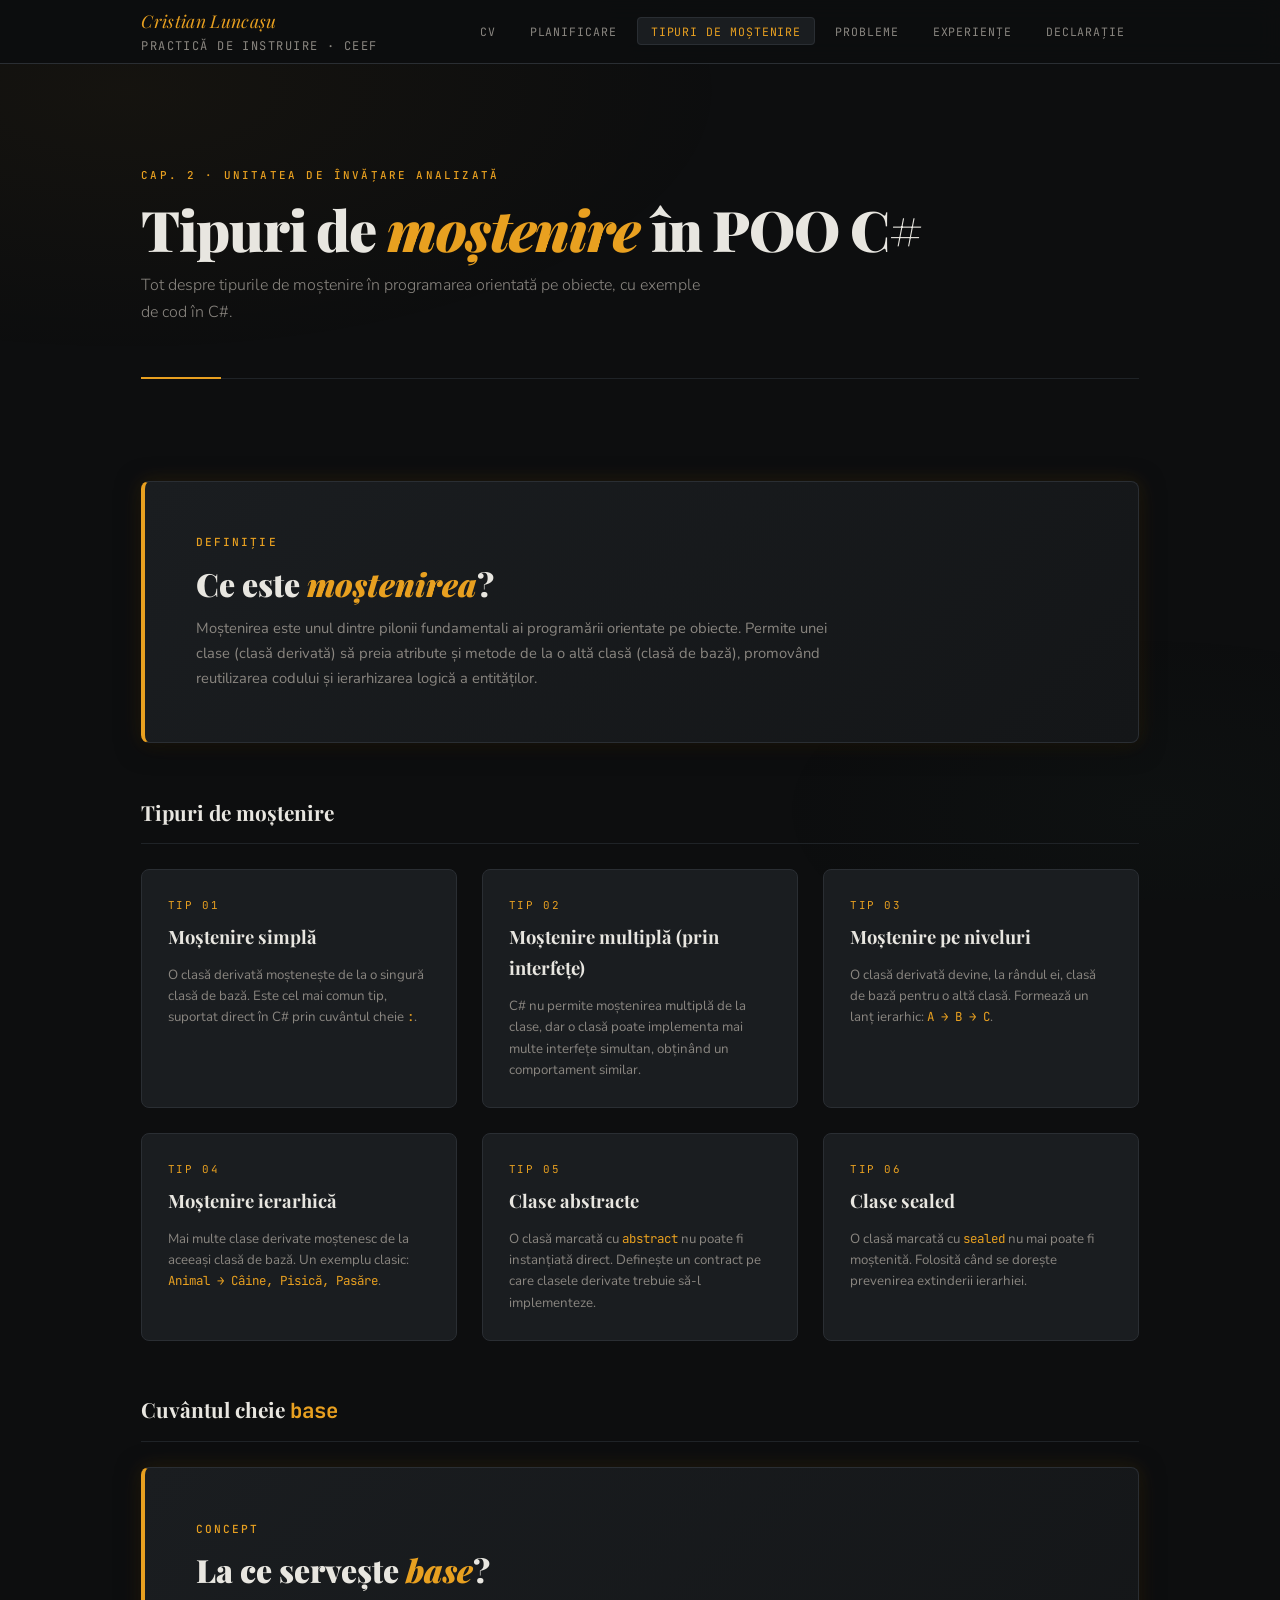
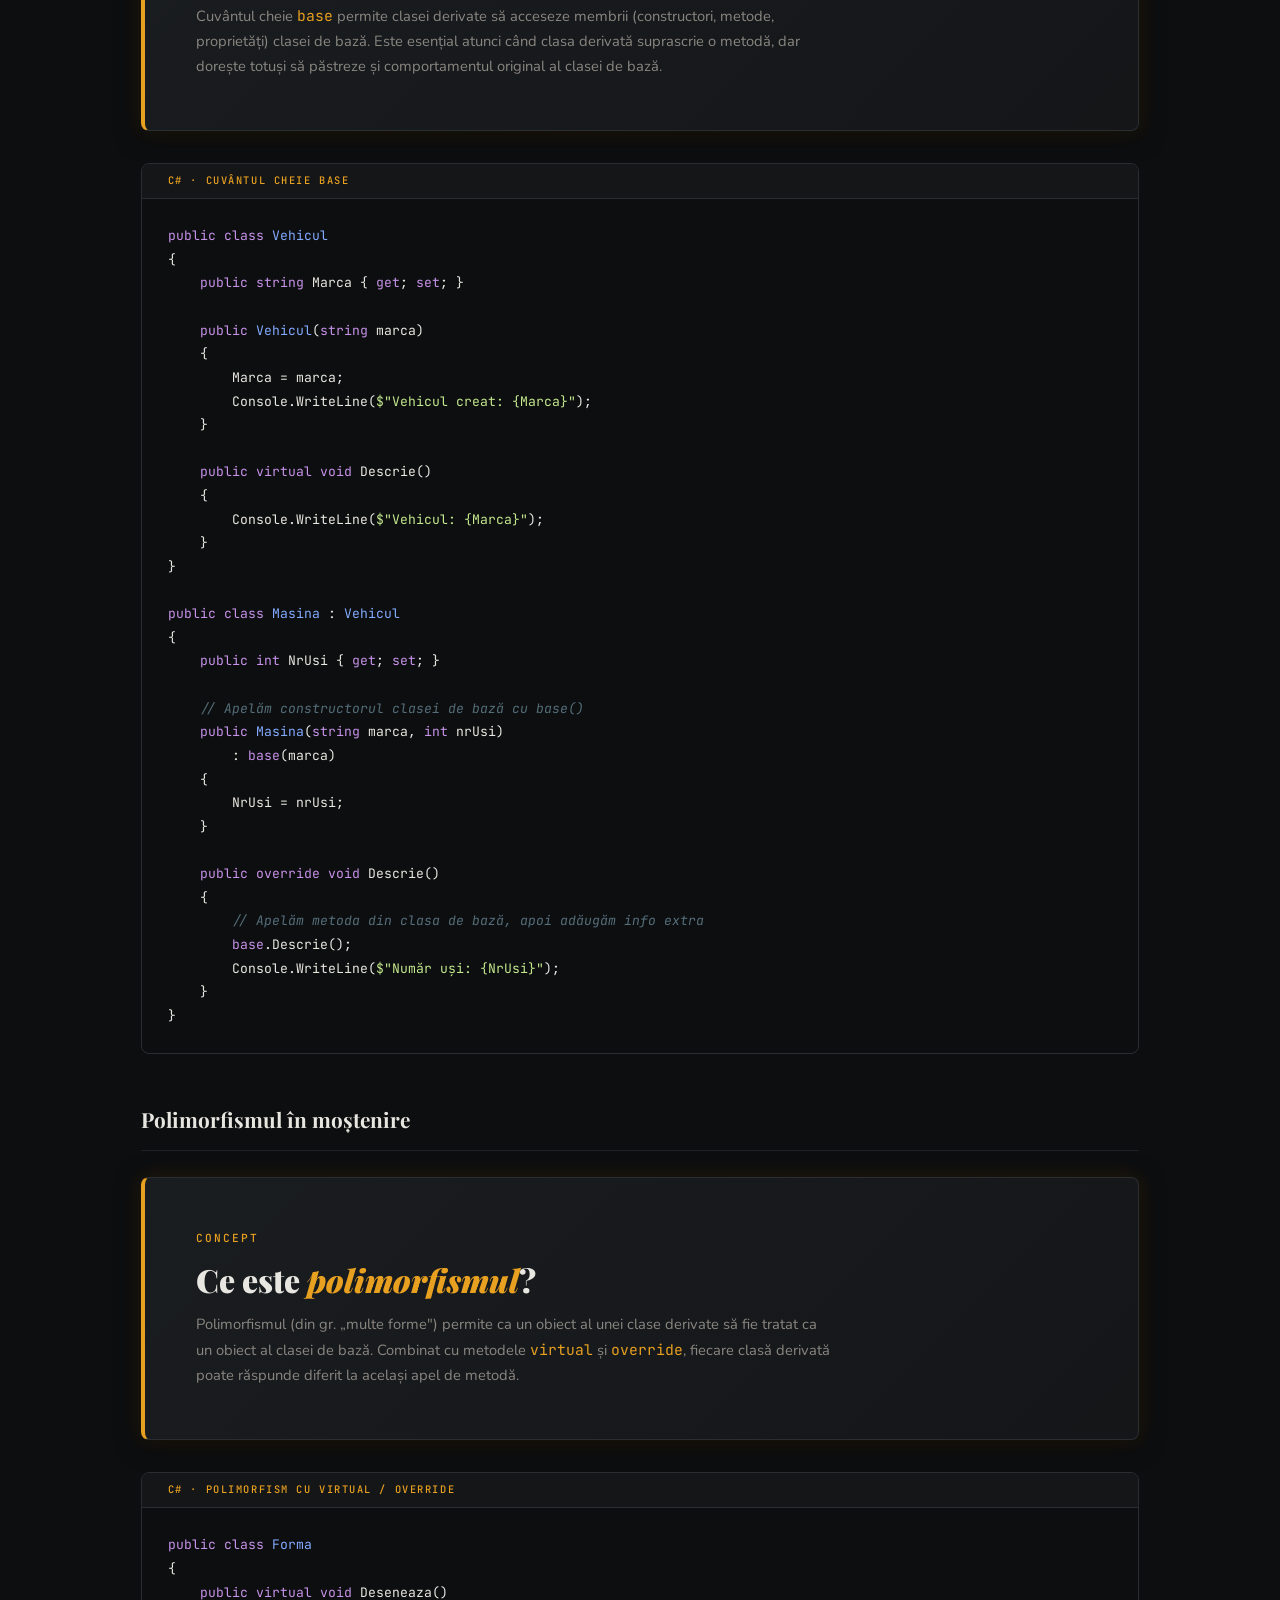
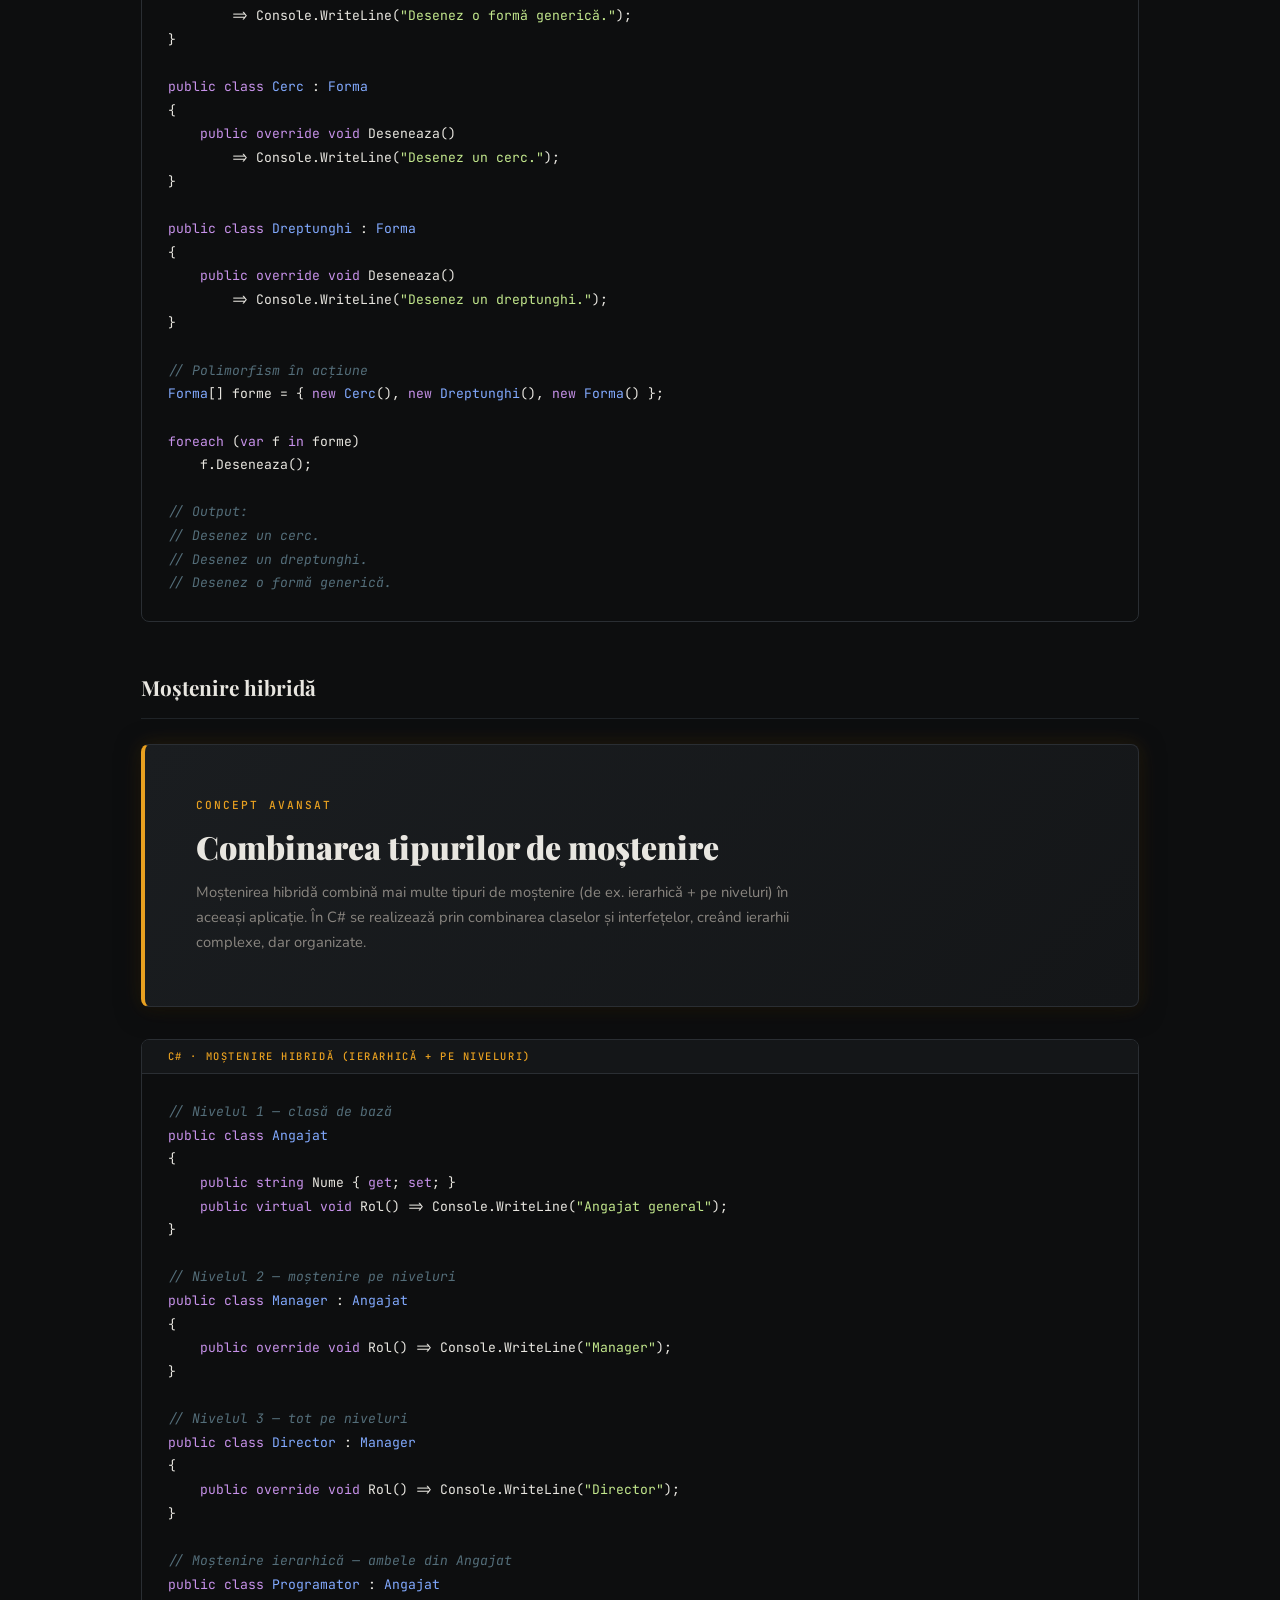
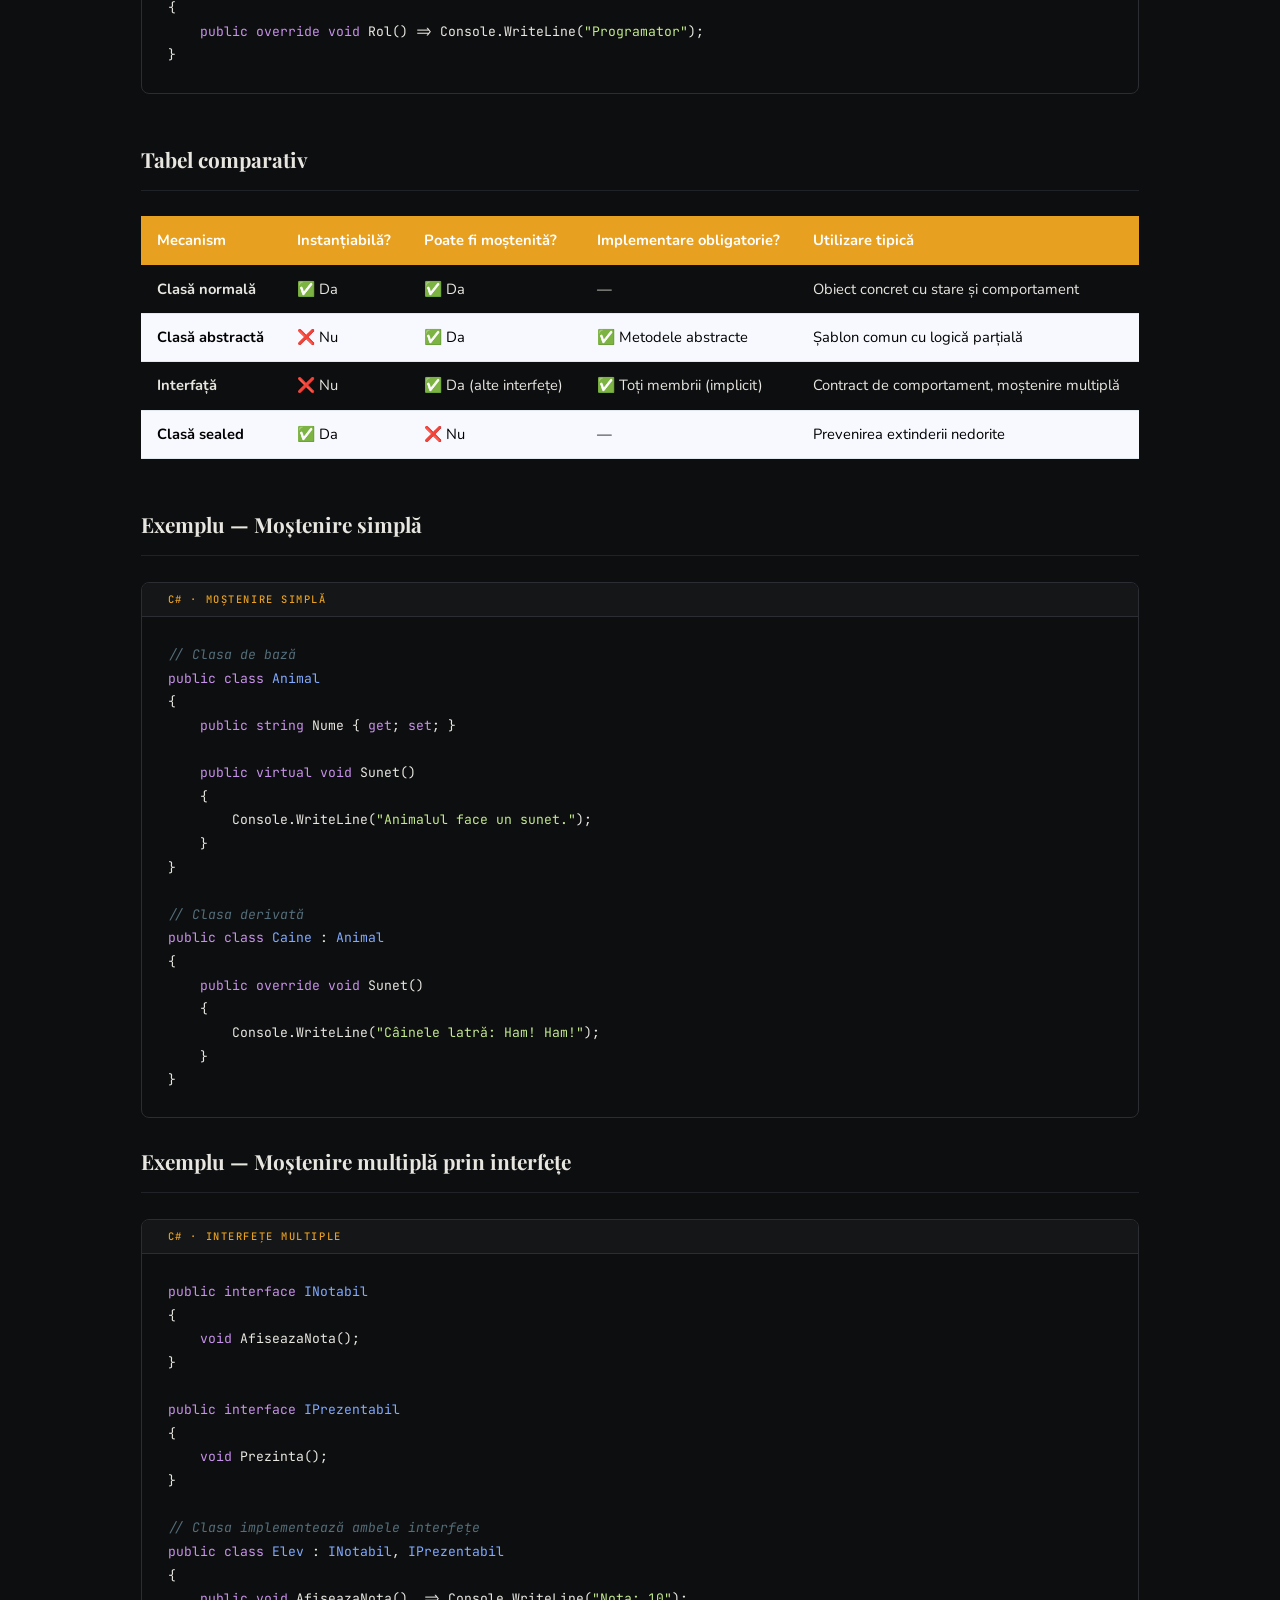
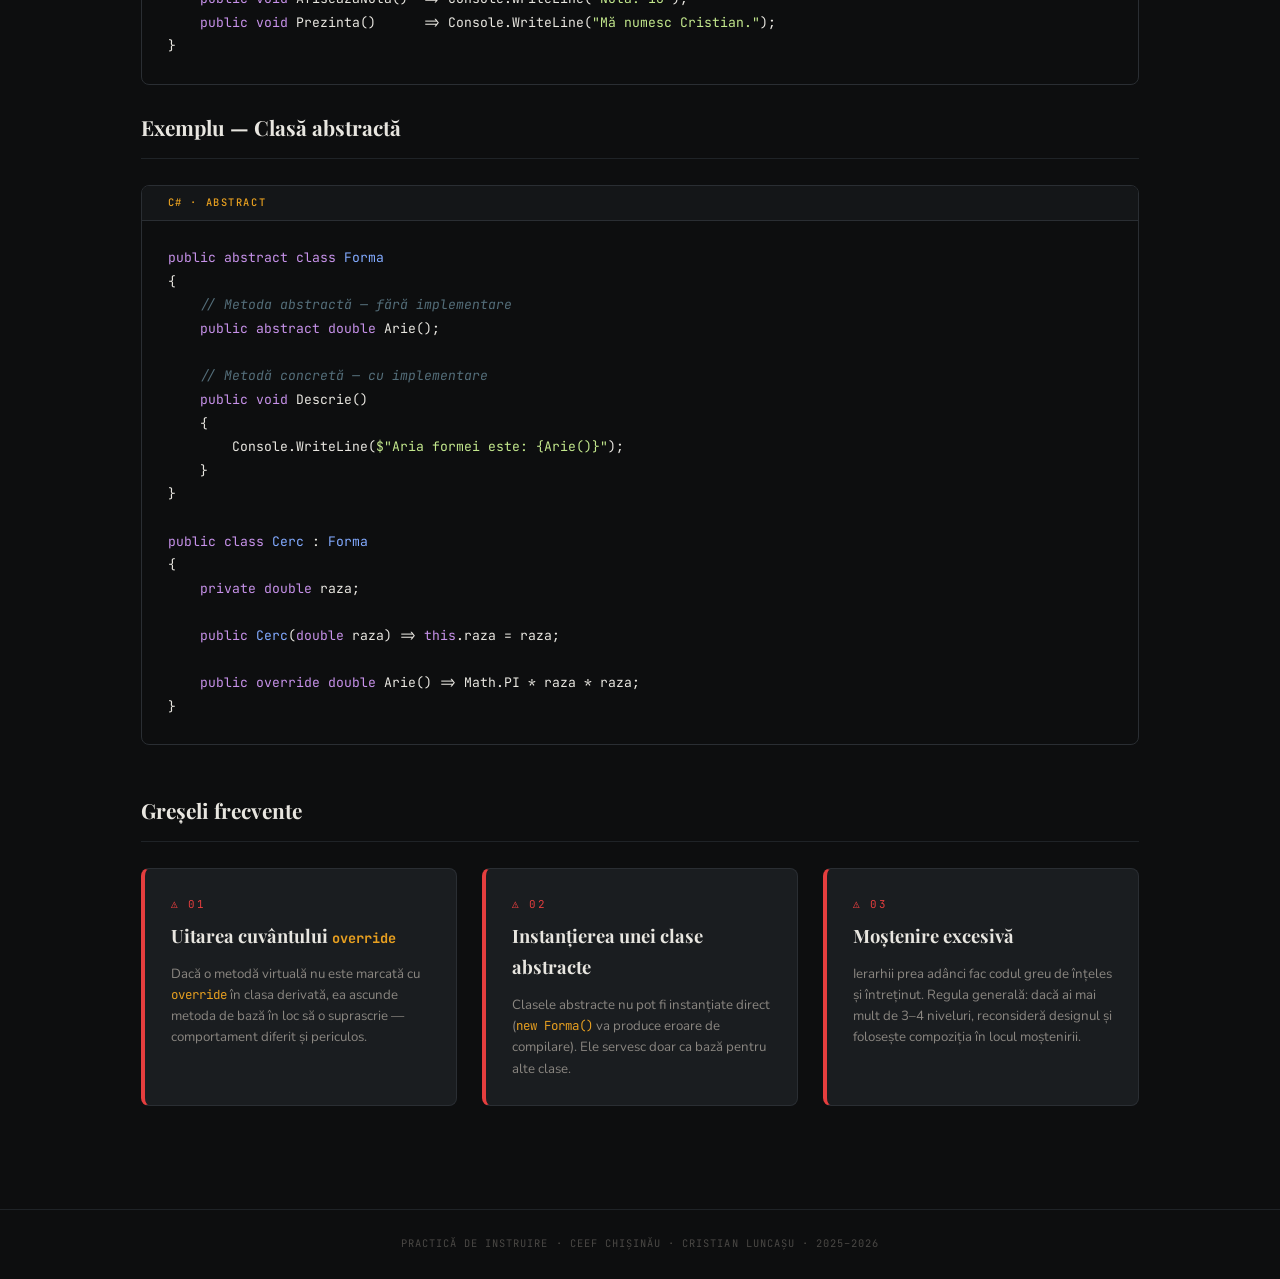
<file: tipuridemostenire.html>
<!DOCTYPE html>
<html lang="ro">
<head>
    <meta charset="UTF-8">
    <meta name="viewport" content="width=device-width, initial-scale=1.0">
    <title>Tipuri de Moștenire în POO C# | Practică de Instruire</title>
    <link rel="stylesheet" href="style.css">
</head>
<body>

    <nav class="bara-nav">
        <div class="bara-nav-interior">
            <a href="index.html" class="logo-nav">
                Cristian Luncașu
                <span>Practică de Instruire · CEEF</span>
            </a>
            <ul class="meniu-nav">
                <li><a href="index.html">CV</a></li>
                <li><a href="planificare_ex.html">Planificare</a></li>
                <li><a href="tipuridemostenire.html" class="activ">Tipuri de moștenire</a></li>
                <li><a href="probleme_practica.html">Probleme</a></li>
                <li><a href="experiente_acumulate.html">Experiențe</a></li>
                <li><a href="declaratie.html">Declarație</a></li>
            </ul>
        </div>
    </nav>

    <main class="container-principal">

        <header class="antet-pagina">
            <span class="eticheta-capitol">Cap. 2 · Unitatea de învățare analizată</span>
            <h1 class="titlu-pagina">Tipuri de <em>moștenire</em> în POO C#</h1>
            <p class="subtitlu-pagina">Tot despre tipurile de moștenire în programarea orientată pe obiecte, cu exemple de cod în C#.</p>
        </header>

        <div class="caseta-tema">
            <span class="titlu-sectiune-mic">Definiție</span>
            <h2 class="titlu-tema">Ce este <em>moștenirea</em>?</h2>
            <p class="descriere-tema">Moștenirea este unul dintre pilonii fundamentali ai programării orientate pe obiecte. Permite unei clase (clasă derivată) să preia atribute și metode de la o altă clasă (clasă de bază), promovând reutilizarea codului și ierarhizarea logică a entităților.</p>
        </div>

        <h2 class="titlu-sectiune spatiu-jos-md">Tipuri de moștenire</h2>

        <div class="grila-tipuri spatiu-jos-lg">

            <div class="card-tip">
                <span class="simbol-tip">Tip 01</span>
                <p class="denumire-tip">Moștenire simplă</p>
                <p class="descriere-tip">O clasă derivată moștenește de la o singură clasă de bază. Este cel mai comun tip, suportat direct în C# prin cuvântul cheie <code style="font-family:var(--font-cod); color:var(--culoare-accent); font-size:0.78rem;">:</code>.</p>
            </div>

            <div class="card-tip">
                <span class="simbol-tip">Tip 02</span>
                <p class="denumire-tip">Moștenire multiplă (prin interfețe)</p>
                <p class="descriere-tip">C# nu permite moștenirea multiplă de la clase, dar o clasă poate implementa mai multe interfețe simultan, obținând un comportament similar.</p>
            </div>

            <div class="card-tip">
                <span class="simbol-tip">Tip 03</span>
                <p class="denumire-tip">Moștenire pe niveluri</p>
                <p class="descriere-tip">O clasă derivată devine, la rândul ei, clasă de bază pentru o altă clasă. Formează un lanț ierarhic: <code style="font-family:var(--font-cod); color:var(--culoare-accent); font-size:0.78rem;">A → B → C</code>.</p>
            </div>

            <div class="card-tip">
                <span class="simbol-tip">Tip 04</span>
                <p class="denumire-tip">Moștenire ierarhică</p>
                <p class="descriere-tip">Mai multe clase derivate moștenesc de la aceeași clasă de bază. Un exemplu clasic: <code style="font-family:var(--font-cod); color:var(--culoare-accent); font-size:0.78rem;">Animal → Câine, Pisică, Pasăre</code>.</p>
            </div>

            <div class="card-tip">
                <span class="simbol-tip">Tip 05</span>
                <p class="denumire-tip">Clase abstracte</p>
                <p class="descriere-tip">O clasă marcată cu <code style="font-family:var(--font-cod); color:var(--culoare-accent); font-size:0.78rem;">abstract</code> nu poate fi instanțiată direct. Definește un contract pe care clasele derivate trebuie să-l implementeze.</p>
            </div>

            <div class="card-tip">
                <span class="simbol-tip">Tip 06</span>
                <p class="denumire-tip">Clase sealed</p>
                <p class="descriere-tip">O clasă marcată cu <code style="font-family:var(--font-cod); color:var(--culoare-accent); font-size:0.78rem;">sealed</code> nu mai poate fi moștenită. Folosită când se dorește prevenirea extinderii ierarhiei.</p>
            </div>

        </div>

        <h2 class="titlu-sectiune spatiu-jos-md">Cuvântul cheie <code style="font-family:var(--font-cod); color:var(--culoare-accent);">base</code></h2>
        <div class="caseta-tema" style="margin-bottom:2rem;">
            <span class="titlu-sectiune-mic">Concept</span>
            <h2 class="titlu-tema">La ce servește <em>base</em>?</h2>
            <p class="descriere-tema">Cuvântul cheie <code style="font-family:var(--font-cod); color:var(--culoare-accent);">base</code> permite clasei derivate să acceseze membrii (constructori, metode, proprietăți) clasei de bază. Este esențial atunci când clasa derivată suprascrie o metodă, dar dorește totuși să păstreze și comportamentul original al clasei de bază.</p>
        </div>

        <div class="bloc-cod">
            <div class="antet-cod">
                <span class="limba-cod">C# · Cuvântul cheie base</span>
            </div>
            <pre class="cod-sursa"><span class="cod-cuvant-cheie">public class</span> <span class="cod-clasa">Vehicul</span>
{
    <span class="cod-cuvant-cheie">public string</span> Marca { <span class="cod-cuvant-cheie">get</span>; <span class="cod-cuvant-cheie">set</span>; }

    <span class="cod-cuvant-cheie">public</span> <span class="cod-clasa">Vehicul</span>(<span class="cod-cuvant-cheie">string</span> marca)
    {
        Marca = marca;
        Console.WriteLine(<span class="cod-string">$"Vehicul creat: {Marca}"</span>);
    }

    <span class="cod-cuvant-cheie">public virtual void</span> Descrie()
    {
        Console.WriteLine(<span class="cod-string">$"Vehicul: {Marca}"</span>);
    }
}

<span class="cod-cuvant-cheie">public class</span> <span class="cod-clasa">Masina</span> : <span class="cod-clasa">Vehicul</span>
{
    <span class="cod-cuvant-cheie">public int</span> NrUsi { <span class="cod-cuvant-cheie">get</span>; <span class="cod-cuvant-cheie">set</span>; }

    <span class="cod-comentariu">// Apelăm constructorul clasei de bază cu base()</span>
    <span class="cod-cuvant-cheie">public</span> <span class="cod-clasa">Masina</span>(<span class="cod-cuvant-cheie">string</span> marca, <span class="cod-cuvant-cheie">int</span> nrUsi)
        : <span class="cod-cuvant-cheie">base</span>(marca)
    {
        NrUsi = nrUsi;
    }

    <span class="cod-cuvant-cheie">public override void</span> Descrie()
    {
        <span class="cod-comentariu">// Apelăm metoda din clasa de bază, apoi adăugăm info extra</span>
        <span class="cod-cuvant-cheie">base</span>.Descrie();
        Console.WriteLine(<span class="cod-string">$"Număr uși: {NrUsi}"</span>);
    }
}</pre>
        </div>

        <h2 class="titlu-sectiune spatiu-jos-md" style="margin-top:3rem;">Polimorfismul în moștenire</h2>
        <div class="caseta-tema" style="margin-bottom:2rem;">
            <span class="titlu-sectiune-mic">Concept</span>
            <h2 class="titlu-tema">Ce este <em>polimorfismul</em>?</h2>
            <p class="descriere-tema">Polimorfismul (din gr. „multe forme") permite ca un obiect al unei clase derivate să fie tratat ca un obiect al clasei de bază. Combinat cu metodele <code style="font-family:var(--font-cod); color:var(--culoare-accent);">virtual</code> și <code style="font-family:var(--font-cod); color:var(--culoare-accent);">override</code>, fiecare clasă derivată poate răspunde diferit la același apel de metodă.</p>
        </div>

        <div class="bloc-cod">
            <div class="antet-cod">
                <span class="limba-cod">C# · Polimorfism cu virtual / override</span>
            </div>
            <pre class="cod-sursa"><span class="cod-cuvant-cheie">public class</span> <span class="cod-clasa">Forma</span>
{
    <span class="cod-cuvant-cheie">public virtual void</span> Deseneaza()
        => Console.WriteLine(<span class="cod-string">"Desenez o formă generică."</span>);
}

<span class="cod-cuvant-cheie">public class</span> <span class="cod-clasa">Cerc</span> : <span class="cod-clasa">Forma</span>
{
    <span class="cod-cuvant-cheie">public override void</span> Deseneaza()
        => Console.WriteLine(<span class="cod-string">"Desenez un cerc."</span>);
}

<span class="cod-cuvant-cheie">public class</span> <span class="cod-clasa">Dreptunghi</span> : <span class="cod-clasa">Forma</span>
{
    <span class="cod-cuvant-cheie">public override void</span> Deseneaza()
        => Console.WriteLine(<span class="cod-string">"Desenez un dreptunghi."</span>);
}

<span class="cod-comentariu">// Polimorfism în acțiune</span>
<span class="cod-clasa">Forma</span>[] forme = { <span class="cod-cuvant-cheie">new</span> <span class="cod-clasa">Cerc</span>(), <span class="cod-cuvant-cheie">new</span> <span class="cod-clasa">Dreptunghi</span>(), <span class="cod-cuvant-cheie">new</span> <span class="cod-clasa">Forma</span>() };

<span class="cod-cuvant-cheie">foreach</span> (<span class="cod-cuvant-cheie">var</span> f <span class="cod-cuvant-cheie">in</span> forme)
    f.Deseneaza();

<span class="cod-comentariu">// Output:
// Desenez un cerc.
// Desenez un dreptunghi.
// Desenez o formă generică.</span></pre>
        </div>

        <h2 class="titlu-sectiune spatiu-jos-md" style="margin-top:3rem;">Moștenire hibridă</h2>
        <div class="caseta-tema" style="margin-bottom:2rem;">
            <span class="titlu-sectiune-mic">Concept avansat</span>
            <h2 class="titlu-tema">Combinarea tipurilor de moștenire</h2>
            <p class="descriere-tema">Moștenirea hibridă combină mai multe tipuri de moștenire (de ex. ierarhică + pe niveluri) în aceeași aplicație. În C# se realizează prin combinarea claselor și interfețelor, creând ierarhii complexe, dar organizate.</p>
        </div>

        <div class="bloc-cod">
            <div class="antet-cod">
                <span class="limba-cod">C# · Moștenire hibridă (ierarhică + pe niveluri)</span>
            </div>
            <pre class="cod-sursa"><span class="cod-comentariu">// Nivelul 1 — clasă de bază</span>
<span class="cod-cuvant-cheie">public class</span> <span class="cod-clasa">Angajat</span>
{
    <span class="cod-cuvant-cheie">public string</span> Nume { <span class="cod-cuvant-cheie">get</span>; <span class="cod-cuvant-cheie">set</span>; }
    <span class="cod-cuvant-cheie">public virtual void</span> Rol() => Console.WriteLine(<span class="cod-string">"Angajat general"</span>);
}

<span class="cod-comentariu">// Nivelul 2 — moștenire pe niveluri</span>
<span class="cod-cuvant-cheie">public class</span> <span class="cod-clasa">Manager</span> : <span class="cod-clasa">Angajat</span>
{
    <span class="cod-cuvant-cheie">public override void</span> Rol() => Console.WriteLine(<span class="cod-string">"Manager"</span>);
}

<span class="cod-comentariu">// Nivelul 3 — tot pe niveluri</span>
<span class="cod-cuvant-cheie">public class</span> <span class="cod-clasa">Director</span> : <span class="cod-clasa">Manager</span>
{
    <span class="cod-cuvant-cheie">public override void</span> Rol() => Console.WriteLine(<span class="cod-string">"Director"</span>);
}

<span class="cod-comentariu">// Moștenire ierarhică — ambele din Angajat</span>
<span class="cod-cuvant-cheie">public class</span> <span class="cod-clasa">Programator</span> : <span class="cod-clasa">Angajat</span>
{
    <span class="cod-cuvant-cheie">public override void</span> Rol() => Console.WriteLine(<span class="cod-string">"Programator"</span>);
}</pre>
        </div>

        <h2 class="titlu-sectiune spatiu-jos-md" style="margin-top:3rem;">Tabel comparativ</h2>

        <div style="overflow-x:auto; margin-bottom:3rem;" class="tabel-div">
            <table style="width:100%; border-collapse:collapse; font-size:0.92rem;">
                <thead>
                    <tr style="background:var(--culoare-accent, #6c63ff); color:#fff;">
                        <th style="padding:0.75rem 1rem; text-align:left;">Mecanism</th>
                        <th style="padding:0.75rem 1rem; text-align:left;">Instanțiabilă?</th>
                        <th style="padding:0.75rem 1rem; text-align:left;">Poate fi moștenită?</th>
                        <th style="padding:0.75rem 1rem; text-align:left;">Implementare obligatorie?</th>
                        <th style="padding:0.75rem 1rem; text-align:left;">Utilizare tipică</th>
                    </tr>
                </thead>
                <tbody>
                    <tr style="border-bottom:1px solid #e2e8f0; ">
                        <td style="padding:0.7rem 1rem;"><strong>Clasă normală</strong></td>
                        <td style="padding:0.7rem 1rem;">✅ Da</td>
                        <td style="padding:0.7rem 1rem;">✅ Da</td>
                        <td style="padding:0.7rem 1rem;">—</td>
                        <td style="padding:0.7rem 1rem;">Obiect concret cu stare și comportament</td>
                    </tr>
                    <tr style="background:#f8f9ff; border-bottom:1px solid #e2e8f0;color: #000;">
                        <td style="padding:0.7rem 1rem;"><strong>Clasă abstractă</strong></td>
                        <td style="padding:0.7rem 1rem;">❌ Nu</td>
                        <td style="padding:0.7rem 1rem;">✅ Da</td>
                        <td style="padding:0.7rem 1rem;">✅ Metodele abstracte</td>
                        <td style="padding:0.7rem 1rem;">Șablon comun cu logică parțială</td>
                    </tr>
                    <tr style="border-bottom:1px solid #e2e8f0;">
                        <td style="padding:0.7rem 1rem;"><strong>Interfață</strong></td>
                        <td style="padding:0.7rem 1rem;">❌ Nu</td>
                        <td style="padding:0.7rem 1rem;">✅ Da (alte interfețe)</td>
                        <td style="padding:0.7rem 1rem;">✅ Toți membrii (implicit)</td>
                        <td style="padding:0.7rem 1rem;">Contract de comportament, moștenire multiplă</td>
                    </tr>
                    <tr style="background:#f8f9ff; border-bottom:1px solid #e2e8f0;color: #000;">
                        <td style="padding:0.7rem 1rem;"><strong>Clasă sealed</strong></td>
                        <td style="padding:0.7rem 1rem;">✅ Da</td>
                        <td style="padding:0.7rem 1rem;">❌ Nu</td>
                        <td style="padding:0.7rem 1rem;">—</td>
                        <td style="padding:0.7rem 1rem;">Prevenirea extinderii nedorite</td>
                    </tr>
                </tbody>
            </table>
        </div>

        <h2 class="titlu-sectiune spatiu-jos-md">Exemplu — Moștenire simplă</h2>
        <div class="bloc-cod">
            <div class="antet-cod">
                <span class="limba-cod">C# · Moștenire simplă</span>
            </div>
            <pre class="cod-sursa"><span class="cod-comentariu">// Clasa de bază</span>
<span class="cod-cuvant-cheie">public class</span> <span class="cod-clasa">Animal</span>
{
    <span class="cod-cuvant-cheie">public string</span> Nume { <span class="cod-cuvant-cheie">get</span>; <span class="cod-cuvant-cheie">set</span>; }

    <span class="cod-cuvant-cheie">public virtual void</span> Sunet()
    {
        Console.WriteLine(<span class="cod-string">"Animalul face un sunet."</span>);
    }
}

<span class="cod-comentariu">// Clasa derivată</span>
<span class="cod-cuvant-cheie">public class</span> <span class="cod-clasa">Caine</span> : <span class="cod-clasa">Animal</span>
{
    <span class="cod-cuvant-cheie">public override void</span> Sunet()
    {
        Console.WriteLine(<span class="cod-string">"Câinele latră: Ham! Ham!"</span>);
    }
}</pre>
        </div>

        <h2 class="titlu-sectiune spatiu-jos-md">Exemplu — Moștenire multiplă prin interfețe</h2>
        <div class="bloc-cod">
            <div class="antet-cod">
                <span class="limba-cod">C# · Interfețe multiple</span>
            </div>
            <pre class="cod-sursa"><span class="cod-cuvant-cheie">public interface</span> <span class="cod-clasa">INotabil</span>
{
    <span class="cod-cuvant-cheie">void</span> AfiseazaNota();
}

<span class="cod-cuvant-cheie">public interface</span> <span class="cod-clasa">IPrezentabil</span>
{
    <span class="cod-cuvant-cheie">void</span> Prezinta();
}

<span class="cod-comentariu">// Clasa implementează ambele interfețe</span>
<span class="cod-cuvant-cheie">public class</span> <span class="cod-clasa">Elev</span> : <span class="cod-clasa">INotabil</span>, <span class="cod-clasa">IPrezentabil</span>
{
    <span class="cod-cuvant-cheie">public void</span> AfiseazaNota()  => Console.WriteLine(<span class="cod-string">"Nota: 10"</span>);
    <span class="cod-cuvant-cheie">public void</span> Prezinta()      => Console.WriteLine(<span class="cod-string">"Mă numesc Cristian."</span>);
}</pre>
        </div>

        <h2 class="titlu-sectiune spatiu-jos-md">Exemplu — Clasă abstractă</h2>
        <div class="bloc-cod">
            <div class="antet-cod">
                <span class="limba-cod">C# · Abstract</span>
            </div>
            <pre class="cod-sursa"><span class="cod-cuvant-cheie">public abstract class</span> <span class="cod-clasa">Forma</span>
{
    <span class="cod-comentariu">// Metoda abstractă — fără implementare</span>
    <span class="cod-cuvant-cheie">public abstract double</span> Arie();

    <span class="cod-comentariu">// Metodă concretă — cu implementare</span>
    <span class="cod-cuvant-cheie">public void</span> Descrie()
    {
        Console.WriteLine(<span class="cod-string">$"Aria formei este: {Arie()}"</span>);
    }
}

<span class="cod-cuvant-cheie">public class</span> <span class="cod-clasa">Cerc</span> : <span class="cod-clasa">Forma</span>
{
    <span class="cod-cuvant-cheie">private double</span> raza;

    <span class="cod-cuvant-cheie">public</span> <span class="cod-clasa">Cerc</span>(<span class="cod-cuvant-cheie">double</span> raza) => <span class="cod-cuvant-cheie">this</span>.raza = raza;

    <span class="cod-cuvant-cheie">public override double</span> Arie() => Math.PI * raza * raza;
}</pre>
        </div>

        <h2 class="titlu-sectiune spatiu-jos-md" style="margin-top:3rem;">Greșeli frecvente</h2>

        <div class="grila-tipuri spatiu-jos-lg">

            <div class="card-tip" style="border-left: 4px solid #e53e3e;">
                <span class="simbol-tip" style="color:#e53e3e;">⚠ 01</span>
                <p class="denumire-tip">Uitarea cuvântului <code style="font-family:var(--font-cod); color:var(--culoare-accent); font-size:0.85rem;">override</code></p>
                <p class="descriere-tip">Dacă o metodă virtuală nu este marcată cu <code style="font-family:var(--font-cod); color:var(--culoare-accent); font-size:0.78rem;">override</code> în clasa derivată, ea ascunde metoda de bază în loc să o suprascrie — comportament diferit și periculos.</p>
            </div>

            <div class="card-tip" style="border-left: 4px solid #e53e3e;">
                <span class="simbol-tip" style="color:#e53e3e;">⚠ 02</span>
                <p class="denumire-tip">Instanțierea unei clase abstracte</p>
                <p class="descriere-tip">Clasele abstracte nu pot fi instanțiate direct (<code style="font-family:var(--font-cod); color:var(--culoare-accent); font-size:0.78rem;">new Forma()</code> va produce eroare de compilare). Ele servesc doar ca bază pentru alte clase.</p>
            </div>

            <div class="card-tip" style="border-left: 4px solid #e53e3e;">
                <span class="simbol-tip" style="color:#e53e3e;">⚠ 03</span>
                <p class="denumire-tip">Moștenire excesivă</p>
                <p class="descriere-tip">Ierarhii prea adânci fac codul greu de înțeles și întreținut. Regula generală: dacă ai mai mult de 3–4 niveluri, reconsideră designul și folosește compoziția în locul moștenirii.</p>
            </div>

        </div>

    </main>

    <footer class="subsol">
        Practică de Instruire · CEEF Chișinău · Cristian Luncașu · 2025–2026
    </footer>

</body>
</html>
</file>
<file: style.css>
@import url('https://fonts.googleapis.com/css2?family=Playfair+Display:ital,wght@0,400;0,700;0,900;1,400&family=JetBrains+Mono:wght@300;400;500&family=Nunito:wght@300;400;600;700&display=swap');

:root {
    --culoare-fundal:        #0d0e0f;
    --culoare-suprafata:     #141618;
    --culoare-card:          #1a1d20;
    --culoare-bordura:       #2a2e33;
    --culoare-bordura-fina:  #1f2327;
    --culoare-accent:        #e8a020;
    --culoare-accent-deschis:#f5c060;
    --culoare-accent-inchis: #b07010;
    --culoare-text-principal:#e8e6e0;
    --culoare-text-secundar: #8a8680;
    --culoare-text-muted:    #4a4845;
    --culoare-verde:         #3d7a5e;
    --culoare-rosu:          #a03030;
    --font-titlu:            'Playfair Display', Georgia, serif;
    --font-corp:             'Nunito', sans-serif;
    --font-cod:              'JetBrains Mono', monospace;
    --spatiu-xs:             0.4rem;
    --spatiu-sm:             0.8rem;
    --spatiu-md:             1.6rem;
    --spatiu-lg:             3.2rem;
    --spatiu-xl:             6.4rem;
    --raza-mica:             4px;
    --raza-medie:            8px;
    --raza-mare:             16px;
    --latime-maxima:         1100px;
    --inaltime-nav:          64px;
    --umbra-card:            0 4px 24px rgba(0,0,0,0.5);
    --umbra-accent:          0 0 20px rgba(232,160,32,0.15);
    --tranzitie:             0.25s ease;
}

*{
    box-sizing: border-box;
    margin: 0;
    padding: 0;
}

html {
    font-size: 16px;
    scroll-behavior: smooth;
    background-color: var(--culoare-fundal);
}

body {
    font-family: var(--font-corp);
    font-weight: 400;
    color: var(--culoare-text-principal);
    background-color: var(--culoare-fundal);
    line-height: 1.7;
    min-height: 100vh;
    display: flex;
    flex-direction: column;
    overflow-x: hidden;
}

body::before {
    content: '';
    position: fixed;
    inset: 0;
    background-image:
        radial-gradient(ellipse 80% 50% at 10% 10%, rgba(232,160,32,0.04) 0%, transparent 60%),
        radial-gradient(ellipse 60% 40% at 90% 90%, rgba(61,122,94,0.03) 0%, transparent 50%);
    z-index: 0;
}

.bara-nav {
    position: sticky;
    top: 0;
    z-index: 100;
    height: var(--inaltime-nav);
    background-color: rgba(13,14,15,0.92);
    border-bottom: 1px solid var(--culoare-bordura);
    backdrop-filter: blur(12px);
    -webkit-backdrop-filter: blur(12px);
    display: flex;
    align-items: center;
}

.bara-nav-interior {
    width: 100%;
    max-width: var(--latime-maxima);
    margin: 0 auto;
    padding: 0 var(--spatiu-lg);
    display: flex;
    align-items: center;
    justify-content: space-between;
    gap: var(--spatiu-md);
}

.logo-nav {
    font-family: var(--font-titlu);
    font-style: italic;
    font-size: 1.1rem;
    color: var(--culoare-accent);
    text-decoration: none;
    letter-spacing: 0.02em;
    flex-shrink: 0;
}

.logo-nav span {
    color: var(--culoare-text-secundar);
    font-style: normal;
    font-size: 0.75rem;
    display: block;
    letter-spacing: 0.12em;
    text-transform: uppercase;
    font-family: var(--font-cod);
}

.meniu-nav {
    list-style: none;
    display: flex;
    align-items: center;
    gap: var(--spatiu-xs);
    flex-wrap: wrap;
}

.meniu-nav a {
    font-family: var(--font-cod);
    font-size: 0.72rem;
    font-weight: 400;
    color: var(--culoare-text-secundar);
    text-decoration: none;
    letter-spacing: 0.08em;
    text-transform: uppercase;
    padding: 0.35rem 0.8rem;
    border-radius: var(--raza-mica);
    border: 1px solid transparent;
    transition: color var(--tranzitie);
}

.meniu-nav a:hover,
.meniu-nav a.activ {
    color: var(--culoare-accent);
    border-color: var(--culoare-bordura);
    background-color: var(--culoare-card);
}

.container-principal {
    flex: 1;
    width: 100%;
    max-width: var(--latime-maxima);
    margin: 0 auto;
    padding: var(--spatiu-xl) var(--spatiu-lg) var(--spatiu-lg);
    position: relative;
    z-index: 1;
}

.antet-pagina {
    margin-bottom: var(--spatiu-xl);
    padding-bottom: var(--spatiu-lg);
    border-bottom: 1px solid var(--culoare-bordura-fina);
    position: relative;
}

.antet-pagina::after {
    content: '';
    position: absolute;
    bottom: -1px;
    left: 0;
    width: 80px;
    height: 2px;
    background: var(--culoare-accent);
}

.eticheta-capitol {
    font-family: var(--font-cod);
    font-size: 0.68rem;
    font-weight: 500;
    letter-spacing: 0.2em;
    text-transform: uppercase;
    color: var(--culoare-accent);
    margin-bottom: var(--spatiu-sm);
    display: block;
}

.titlu-pagina {
    font-family: var(--font-titlu);
    font-size: clamp(2.2rem, 5vw, 3.5rem);
    font-weight: 900;
    line-height: 1.1;
    color: var(--culoare-text-principal);
    letter-spacing: -0.02em;
}

.titlu-pagina em {
    font-style: italic;
    color: var(--culoare-accent);
}

.subtitlu-pagina {
    margin-top: var(--spatiu-sm);
    font-size: 1rem;
    color: var(--culoare-text-secundar);
    font-weight: 300;
    max-width: 560px;
}

.grila-doi {
    display: grid;
    grid-template-columns: 1fr 1fr;
    gap: var(--spatiu-md);
}

.grila-trei {
    display: grid;
    grid-template-columns: repeat(3, 1fr);
    gap: var(--spatiu-md);
}

.grila-asimetrica {
    display: grid;
    grid-template-columns: 340px 1fr;
    gap: var(--spatiu-lg);
    align-items: start;
}

.card {
    background-color: var(--culoare-card);
    border: 1px solid var(--culoare-bordura);
    border-radius: var(--raza-medie);
    padding: var(--spatiu-md);
    box-shadow: var(--umbra-card);
}

.card-accent {
    border-left: 3px solid var(--culoare-accent);
}

.card-subtire {
    padding: var(--spatiu-sm) var(--spatiu-md);
}

.titlu-sectiune {
    font-family: var(--font-titlu);
    font-size: 1.3rem;
    font-weight: 700;
    color: var(--culoare-text-principal);
    margin-bottom: var(--spatiu-md);
    padding-bottom: var(--spatiu-sm);
    border-bottom: 1px solid var(--culoare-bordura-fina);
}

.titlu-sectiune-mic {
    font-family: var(--font-cod);
    font-size: 0.7rem;
    font-weight: 500;
    letter-spacing: 0.18em;
    text-transform: uppercase;
    color: var(--culoare-accent);
    margin-bottom: var(--spatiu-sm);
    display: block;
}

.panou-profil {
    background-color: var(--culoare-card);
    border: 1px solid var(--culoare-bordura);
    border-radius: var(--raza-medie);
    overflow: hidden;
    position: sticky;
    top: calc(var(--inaltime-nav) + var(--spatiu-md));
    box-shadow: var(--umbra-card);
}

.antet-profil {
    background: linear-gradient(135deg, #1a1d20 0%, #1f2327 100%);
    padding: var(--spatiu-lg) var(--spatiu-md);
    text-align: center;
    border-bottom: 1px solid var(--culoare-bordura);
    position: relative;
}

.antet-profil::before {
    content: '';
    position: absolute;
    top: 0; left: 0; right: 0;
    height: 3px;
    background: linear-gradient(90deg, var(--culoare-accent-inchis), var(--culoare-accent), var(--culoare-accent-deschis));
}

.avatar-initiala {
    width: 72px;
    height: 72px;
    border-radius: 50%;
    background: var(--culoare-fundal);
    border: 2px solid var(--culoare-accent);
    display: flex;
    align-items: center;
    justify-content: center;
    margin: 0 auto var(--spatiu-sm);
    font-family: var(--font-titlu);
    font-size: 1.8rem;
    font-weight: 900;
    color: var(--culoare-accent);
    font-style: italic;
}

.nume-profil {
    font-family: var(--font-titlu);
    font-size: 1.2rem;
    font-weight: 700;
    color: var(--culoare-text-principal);
}

.rol-profil {
    font-family: var(--font-cod);
    font-size: 0.68rem;
    color: var(--culoare-text-secundar);
    letter-spacing: 0.12em;
    text-transform: uppercase;
    margin-top: var(--spatiu-xs);
}

.corp-profil {
    padding: var(--spatiu-md);
}

.grupa-profil {
    margin-bottom: var(--spatiu-md);
}

.eticheta-profil {
    font-family: var(--font-cod);
    font-size: 0.62rem;
    font-weight: 500;
    letter-spacing: 0.2em;
    text-transform: uppercase;
    color: var(--culoare-accent);
    display: block;
    margin-bottom: var(--spatiu-xs);
}

.linie-profil {
    display: flex;
    align-items: baseline;
    gap: var(--spatiu-xs);
    padding: 0.3rem 0;
    border-bottom: 1px solid var(--culoare-bordura-fina);
    font-size: 0.85rem;
    color: var(--culoare-text-principal);
}

.linie-profil:last-child {
    border-bottom: none;
}

.simbol-linie {
    color: var(--culoare-accent);
    font-family: var(--font-cod);
    font-size: 0.75rem;
    flex-shrink: 0;
}

.bara-competenta {
    margin-bottom: var(--spatiu-sm);
}

.bara-competenta-antet {
    display: flex;
    justify-content: space-between;
    align-items: baseline;
    margin-bottom: 0.3rem;
}

.bara-competenta-nume {
    font-family: var(--font-cod);
    font-size: 0.78rem;
    color: var(--culoare-text-principal);
}

.bara-competenta-procent {
    font-family: var(--font-cod);
    font-size: 0.68rem;
    color: var(--culoare-accent);
}

.bara-competenta-fundal {
    height: 4px;
    background-color: var(--culoare-fundal);
    border-radius: 2px;
    overflow: hidden;
}

.bara-competenta-umplere {
    height: 100%;
    background: linear-gradient(90deg, var(--culoare-accent-inchis), var(--culoare-accent));
    border-radius: 2px;
}

.sectiune-cv {
    margin-bottom: var(--spatiu-lg);
}

.intrare-educatie {
    padding: var(--spatiu-sm) 0;
    border-bottom: 1px solid var(--culoare-bordura-fina);
}

.intrare-educatie:last-child {
    border-bottom: none;
}

.intrare-educatie-perioada {
    font-family: var(--font-cod);
    font-size: 0.68rem;
    color: var(--culoare-accent);
    letter-spacing: 0.1em;
}

.intrare-educatie-titlu {
    font-weight: 700;
    font-size: 0.95rem;
    color: var(--culoare-text-principal);
    margin: 0.2rem 0;
}

.intrare-educatie-detaliu {
    font-size: 0.82rem;
    color: var(--culoare-text-secundar);
}

.eticheta-calitate {
    display: inline-block;
    font-family: var(--font-cod);
    font-size: 0.7rem;
    padding: 0.25rem 0.7rem;
    border-radius: var(--raza-mica);
    border: 1px solid var(--culoare-bordura);
    color: var(--culoare-text-secundar);
    margin: 0.2rem;
}

.grila-zile {
    display: grid;
    grid-template-columns: repeat(2, 1fr);
    gap: var(--spatiu-md);
}

.card-zi {
    background-color: var(--culoare-card);
    border: 1px solid var(--culoare-bordura);
    border-radius: var(--raza-medie);
    overflow: hidden;
    box-shadow: var(--umbra-card);
    transition: border-color var(--tranzitie), box-shadow var(--tranzitie);
}

.card-zi:hover {
    border-color: var(--culoare-accent-inchis);
    box-shadow: var(--umbra-accent);
}

.card-zi-antet {
    padding: var(--spatiu-sm) var(--spatiu-md);
    background-color: var(--culoare-suprafata);
    border-bottom: 1px solid var(--culoare-bordura);
    display: flex;
    align-items: center;
    justify-content: space-between;
}

.numar-zi {
    font-family: var(--font-titlu);
    font-size: 1.8rem;
    font-weight: 900;
    font-style: italic;
    color: var(--culoare-accent);
    line-height: 1;
}

.eticheta-zi {
    font-family: var(--font-cod);
    font-size: 0.62rem;
    letter-spacing: 0.18em;
    text-transform: uppercase;
    color: var(--culoare-text-muted);
}

.insigna-status {
    font-family: var(--font-cod);
    font-size: 0.62rem;
    font-weight: 500;
    letter-spacing: 0.1em;
    text-transform: uppercase;
    padding: 0.2rem 0.6rem;
    border-radius: var(--raza-mica);
    background-color: rgba(61,122,94,0.2);
    color: #5ab88a;
    border: 1px solid rgba(61,122,94,0.4);
}

.card-zi-corp {
    padding: var(--spatiu-md);
}

.rand-zi {
    margin-bottom: var(--spatiu-sm);
}

.rand-zi:last-child {
    margin-bottom: 0;
}

.eticheta-rand {
    font-family: var(--font-cod);
    font-size: 0.62rem;
    font-weight: 500;
    letter-spacing: 0.16em;
    text-transform: uppercase;
    color: var(--culoare-text-muted);
    display: block;
    margin-bottom: 0.2rem;
}

.continut-rand {
    font-size: 0.88rem;
    color: var(--culoare-text-principal);
    background-color: var(--culoare-fundal);
    border-radius: var(--raza-mica);
    padding: 0.4rem 0.7rem;
    border-left: 2px solid var(--culoare-bordura);
    font-family: var(--font-cod);
}

.caseta-tema {
    background: linear-gradient(135deg, var(--culoare-card) 0%, var(--culoare-suprafata) 100%);
    border: 1px solid var(--culoare-bordura);
    border-left: 4px solid var(--culoare-accent);
    border-radius: var(--raza-medie);
    padding: var(--spatiu-lg);
    margin-bottom: var(--spatiu-lg);
    box-shadow: var(--umbra-card), var(--umbra-accent);
}

.titlu-tema {
    font-family: var(--font-titlu);
    font-size: 2rem;
    font-weight: 900;
    color: var(--culoare-text-principal);
    line-height: 1.2;
    margin-bottom: var(--spatiu-sm);
}

.titlu-tema em {
    color: var(--culoare-accent);
    font-style: italic;
}

.descriere-tema {
    color: var(--culoare-text-secundar);
    font-size: 0.92rem;
    max-width: 640px;
}

.grila-tipuri {
    display: grid;
    grid-template-columns: repeat(3, 1fr);
    gap: var(--spatiu-md);
    margin-bottom: var(--spatiu-lg);
}

.card-tip {
    background-color: var(--culoare-card);
    border: 1px solid var(--culoare-bordura);
    border-radius: var(--raza-medie);
    padding: var(--spatiu-md);
    transition: var(--tranzitie);
}

.card-tip:hover {
    border-color: var(--culoare-accent-inchis);
    transform: translateY(-2px);
}

.simbol-tip {
    font-family: var(--font-cod);
    font-size: 0.68rem;
    color: var(--culoare-accent);
    letter-spacing: 0.15em;
    text-transform: uppercase;
    display: block;
    margin-bottom: var(--spatiu-xs);
}

.denumire-tip {
    font-family: var(--font-titlu);
    font-size: 1.15rem;
    font-weight: 700;
    color: var(--culoare-text-principal);
    margin-bottom: var(--spatiu-sm);
}

.descriere-tip {
    font-size: 0.83rem;
    color: var(--culoare-text-secundar);
    line-height: 1.6;
}

.bloc-cod {
    background-color: var(--culoare-fundal);
    border: 1px solid var(--culoare-bordura);
    border-radius: var(--raza-medie);
    overflow: hidden;
    margin: var(--spatiu-md) 0;
}

.antet-cod {
    padding: 0.5rem var(--spatiu-md);
    background-color: var(--culoare-suprafata);
    border-bottom: 1px solid var(--culoare-bordura);
    display: flex;
    align-items: center;
    justify-content: space-between;
}

.limba-cod {
    font-family: var(--font-cod);
    font-size: 0.65rem;
    font-weight: 500;
    letter-spacing: 0.15em;
    text-transform: uppercase;
    color: var(--culoare-accent);
}

.cod-sursa {
    padding: var(--spatiu-md);
    font-family: var(--font-cod);
    font-size: 0.82rem;
    color: var(--culoare-text-principal);
    line-height: 1.8;
    overflow-x: auto;
    white-space: pre;
}

.cod-cuvant-cheie { color: #c792ea; }
.cod-clasa        { color: #82aaff; }
.cod-string       { color: #c3e88d; }
.cod-comentariu   { color: #546e7a; font-style: italic; }
.cod-numar        { color: var(--culoare-accent-deschis); }
     

.lista-probleme {
    display: flex;
    flex-direction: column;
    gap: var(--spatiu-md);
}

.card-problema {
    background-color: var(--culoare-card);
    border: 1px solid var(--culoare-bordura);
    border-radius: var(--raza-medie);
    overflow: hidden;
    box-shadow: var(--umbra-card);
}

.card-problema-antet {
    padding: var(--spatiu-sm) var(--spatiu-md);
    background-color: var(--culoare-suprafata);
    border-bottom: 1px solid var(--culoare-bordura);
    display: flex;
    align-items: center;
    gap: var(--spatiu-sm);
}

.numar-problema {
    font-family: var(--font-cod);
    font-size: 0.65rem;
    font-weight: 500;
    letter-spacing: 0.18em;
    text-transform: uppercase;
    color: var(--culoare-text-muted);
}

.id-problema {
    font-family: var(--font-cod);
    font-size: 0.85rem;
    font-weight: 500;
    color: var(--culoare-accent);
}

.insigna-independent {
    margin-left: auto;
    font-family: var(--font-cod);
    font-size: 0.6rem;
    font-weight: 500;
    letter-spacing: 0.12em;
    text-transform: uppercase;
    padding: 0.18rem 0.55rem;
    border-radius: var(--raza-mica);
    background-color: rgba(160,48,48,0.2);
    color: #d07070;
    border: 1px solid rgba(160,48,48,0.4);
}

.card-problema-corp {
    padding: var(--spatiu-md);
}

.subtitlu-problema {
    font-family: var(--font-cod);
    font-size: 0.65rem;
    font-weight: 500;
    letter-spacing: 0.18em;
    text-transform: uppercase;
    color: var(--culoare-text-muted);
    margin-bottom: var(--spatiu-xs);
    display: block;
}

.conditie-problema {
    font-size: 0.9rem;
    color: var(--culoare-text-principal);
    background-color: var(--culoare-fundal);
    border-radius: var(--raza-mica);
    padding: var(--spatiu-sm);
    border-left: 2px solid var(--culoare-accent-inchis);
    margin-bottom: var(--spatiu-md);
    line-height: 1.65;
}

.cod-problema {
    background-color: var(--culoare-fundal);
    border: 1px solid var(--culoare-bordura);
    border-radius: var(--raza-mica);
    padding: var(--spatiu-sm) var(--spatiu-md);
    font-family: var(--font-cod);
    font-size: 0.82rem;
    color: var(--culoare-text-principal);
    line-height: 1.8;
    overflow-x: auto;
    white-space: pre;
    margin-bottom: var(--spatiu-md);
}

.imagine-rezultat {
    display: block;
    max-width: 100%;
    border-radius: var(--raza-mica);
    border: 1px solid var(--culoare-bordura);
}

.placeholder-imagine {
    background-color: var(--culoare-fundal);
    border: 1px dashed var(--culoare-bordura);
    border-radius: var(--raza-mica);
    padding: var(--spatiu-lg) var(--spatiu-md);
    text-align: center;
    font-family: var(--font-cod);
    font-size: 0.72rem;
    color: var(--culoare-text-muted);
    letter-spacing: 0.1em;
}

.grila-experiente {
    display: grid;
    grid-template-columns: 1fr 1fr;
    gap: var(--spatiu-md);
    margin-bottom: var(--spatiu-lg);
}

.card-experienta {
    background-color: var(--culoare-card);
    border: 1px solid var(--culoare-bordura);
    border-radius: var(--raza-medie);
    padding: var(--spatiu-md);
    transition: var(--tranzitie);
}

.card-experienta:hover {
    border-color: var(--culoare-accent-inchis);
}

.icona-experienta {
    font-family: var(--font-cod);
    font-size: 1.5rem;
    margin-bottom: var(--spatiu-sm);
    display: block;
}

.titlu-experienta {
    font-family: var(--font-titlu);
    font-size: 1.05rem;
    font-weight: 700;
    color: var(--culoare-text-principal);
    margin-bottom: var(--spatiu-sm);
}

.text-experienta {
    font-size: 0.88rem;
    color: var(--culoare-text-secundar);
    line-height: 1.65;
}

.caseta-declaratie {
    max-width: 680px;
    margin: 0 auto;
}

.document-formal {
    background-color: var(--culoare-card);
    border: 1px solid var(--culoare-bordura);
    border-radius: var(--raza-medie);
    padding: var(--spatiu-xl) var(--spatiu-lg);
    box-shadow: var(--umbra-card);
    position: relative;
    overflow: hidden;
}

.document-formal::before {
    content: '';
    position: absolute;
    top: 0; left: 0; right: 0;
    height: 4px;
    background: linear-gradient(90deg, transparent, var(--culoare-accent), transparent);
}

.titlu-document {
    font-family: var(--font-titlu);
    font-size: 1.5rem;
    font-weight: 900;
    text-align: center;
    color: var(--culoare-text-principal);
    margin-bottom: var(--spatiu-lg);
    letter-spacing: 0.05em;
}

.corp-document {
    font-size: 0.92rem;
    color: var(--culoare-text-principal);
    line-height: 1.9;
    margin-bottom: var(--spatiu-lg);
}

.linie-semnatura {
    border-top: 1px solid var(--culoare-bordura);
    margin: var(--spatiu-md) 0 var(--spatiu-xs);
    width: 220px;
}

.grup-semnatura {
    margin-bottom: var(--spatiu-md);
}

.eticheta-semnatura {
    font-family: var(--font-cod);
    font-size: 0.72rem;
    color: var(--culoare-text-muted);
    letter-spacing: 0.12em;
    text-transform: uppercase;
    display: block;
    margin-bottom: var(--spatiu-xs);
}

.valoare-semnatura {
    font-family: var(--font-cod);
    font-size: 0.88rem;
    color: var(--culoare-text-principal);
}
.semnatura {
    width: 100%;
    margin-left:-30px;
}
.subsol {
    border-top: 1px solid var(--culoare-bordura-fina);
    padding: var(--spatiu-md) var(--spatiu-lg);
    text-align: center;
    font-family: var(--font-cod);
    font-size: 0.65rem;
    color: var(--culoare-text-muted);
    letter-spacing: 0.1em;
    text-transform: uppercase;
    position: relative;
    z-index: 1;
}

.spatiu-jos-sm  { margin-bottom: var(--spatiu-sm); }
.spatiu-jos-md  { margin-bottom: var(--spatiu-md); }
.spatiu-jos-lg  { margin-bottom: var(--spatiu-lg); }
.text-accent    { color: var(--culoare-accent); }
.text-secundar  { color: var(--culoare-text-secundar); font-size: 0.88rem; }
.text-centru    { text-align: center; }
.text-cod       { font-family: var(--font-cod); }
.separator      { border: none; border-top: 1px solid var(--culoare-bordura-fina); margin: var(--spatiu-lg) 0; }
</file>
